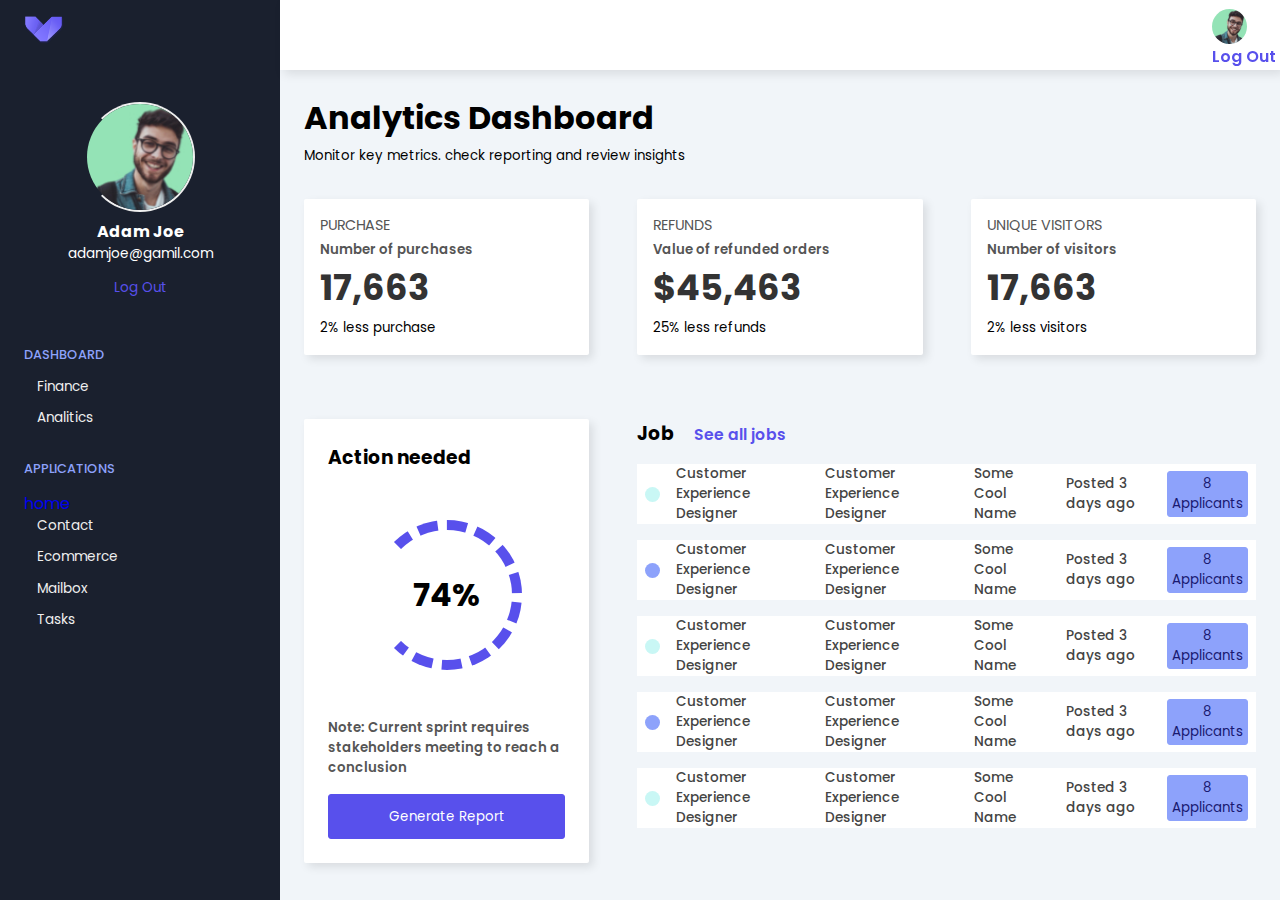
<file: main fin/dash/index.html>
<!DOCTYPE html>
<html lang="en">
<head>
    <meta charset="UTF-8">
    <meta http-equiv="X-UA-Compatible" content="IE=edge">
    <meta name="viewport" content="width=device-width, initial-scale=1.0,maximum-scale=1,minimum-scale=1" >
    <title>My dash board</title>
    <!--
        font awesome start here
    -->
    <link rel="stylesheet"
        href="https://maxst.icons8.com/vue-static/landings/line-awesome/line-awesome/1.3.0/css/line-awesome.min.css">
    <link rel="stylesheet" href="style.css">
</head>
<body>
    <input type="checkbox" name="" id="sidebar-toggle">
    <div class="sidebar">
        <div class="sidebar-brand">
            <div class="brand-flex">
                <a href="../index.html"><img src="./images/logo.png" width="40px" alt="company"></a>
                <div class="brand-icons">
                    <span class="las la-bell"></span>
                    <span class="las la-user-circle"></span>
                </div>
            </div>
        </div>
        <div class="sidebar-main">
            <div class="sidebar-user">
                <a href="index.html"><img src="./images/10-small.png" alt=""></a>
        
        
                <h3>Adam Joe</h3>
                <span>adamjoe@gamil.com</span>
                <span class="log">log out</span>
            </div>
        
            <div class="sidebar-menu">
                <div class="menu-head">
                    <span>Dashboard</span>
                </div>
                <ul>
                    <li>
                        <a href="index2.html">
                            <span class="las la-balance-scale"></span>
                            Finance
                        </a>
                    </li>
                    <li>
                        <a href="index3.html">
                            <span class="las la-chart-pie"></span>
                            Analitics
                        </a>
                    </li>
                </ul>
                <div class="menu-head">
                    <span>Applications</span>
                </div>
                <ul>
                    <a href="../index.html">
                        <span class="las la-home"></span>
                        home
                    </a>
                    <li>
                        <a href="">
                            <span class="las la-users"></span>
                            Contact
                        </a>
                    </li>
                    <li>
                        <a href="">
                            <span class="las la-shopping-cart"></span>
                            Ecommerce
                        </a>
                    </li>
                    <li>
                        <a href="">
                            <span class="las la-envelope"></span>
                            Mailbox
                        </a>
                    </li>
                    <li>
                        <a href="">
                            <span class="las la-check-circle"></span>
                            Tasks
                        </a>
                    </li>
                </ul>
            </div>
        </div>
    </div>
    <div class="main-content">
        <header>
            <div class="menu-toggle">
                <label for="sidebar-toggle">
                    <span class="las la-bars"></span>
                </label>
            </div>

            <div class="header-icons">
                <span><a href="#"><img src="./images/10-small.png" alt=""></a></span>
                <span >log out</span>
            </div>
        </header>
        <main>
            <div class="page-header">
                <div>
                    <h1>Analytics Dashboard</h1>
                    <small>Monitor key metrics. check reporting and review insights</small>
                </div>
            </div>
            <div class="cards">
                <div class="card-single">
                    <div class="card-flex">
                        <div class="card-info">
                            <div class="card-head">
                                <span>Purchase</span>
                                <small>Number of purchases</small>
                            </div>
                            <h2>17,663</h2>
                            <small>2% less purchase</small>
                        </div>
                        <div class="card-chart danger">
                            <span class="las la-chart-line"></span>
                        </div>
                    </div>
                </div>
                <div class="card-single">
                    <div class="card-flex">
                        <div class="card-info">
                            <div class="card-head">
                                <span>Refunds</span>
                                <small>Value of refunded orders</small>
                            </div>
                            <h2>$45,463</h2>
                            <small>25% less refunds</small>
                        </div>
                        <div class="card-chart success">
                            <span class="las la-chart-line"></span>
                        </div>
                    </div>
                </div>
                <div class="card-single">
                    <div class="card-flex">
                        <div class="card-info">
                            <div class="card-head">
                                <span>Unique visitors</span>
                                <small>Number of visitors</small>
                            </div>
                            <h2>17,663</h2>
                            <small>2% less visitors</small>
                        </div>
                        <div class="card-chart yellow">
                            <span class="las la-chart-line"></span>
                        </div>
                    </div>
                </div>
            </div>
            <div class="jobs-grid">
                <div class="analytics-card">
                    <div class="analytics-head">
                        <h3>Action needed</h3>
                        <span class="las la-ellipsis-h"></span>
                    </div>
                    <div class="analytics-chart">
                        <div class="chart-circle">
                            <h1>74%</h1>
                        </div>
                        <div class="analytic-note">
                            <small>Note: Current sprint requires stakeholders meeting to reach a conclusion</small>
                        </div>
                    </div>
                    <div class="analytics-btn">
                        <button>Generate Report</button>
                    </div>
                </div>
                <div class="jobs">
                    <h3>Job <small>See all jobs <span class="las la-arrow-right"></span></small> </h3>
                    <div class="table-responsive">
                        <table width="100%">
                            <tbody>
                                <tr>
                                    <td>
                                        <div>
                                            <span class="indicator"></span>
                                        </div>
                                    </td>
                                    <td>
                                        <div>
                                            Customer Experience Designer
                                        </div>
                                    </td>
                                    <td>
                                        <div>
                                            Customer Experience Designer
                                        </div>
                                    </td>
                                    <td>
                                        <div>
                                            Some Cool Name
                                        </div>
                                    </td>
                                    <td>
                                        <div>
                                            Posted 3 days ago
                                        </div>
                                    </td>
                                    <td>
                                        <div>
                                            <button>8 Applicants</button>
                                        </div>
                                    </td>
                                </tr>
                                <tr>
                                    <td>
                                        <div>
                                            <span class="indicator even"></span>
                                        </div>
                                    </td>
                                    <td>
                                        <div>
                                            Customer Experience Designer
                                        </div>
                                    </td>
                                    <td>
                                        <div>
                                            Customer Experience Designer
                                        </div>
                                    </td>
                                    <td>
                                        <div>
                                            Some Cool Name
                                        </div>
                                    </td>
                                    <td>
                                        <div>
                                            Posted 3 days ago
                                        </div>
                                    </td>
                                    <td>
                                        <div>
                                            <button>8 Applicants</button>
                                        </div>
                                    </td>
                                </tr>
                                <tr>
                                    <td>
                                        <div>
                                            <span class="indicator"></span>
                                        </div>
                                    </td>
                                    <td>
                                        <div>
                                            Customer Experience Designer
                                        </div>
                                    </td>
                                    <td>
                                        <div>
                                            Customer Experience Designer
                                        </div>
                                    </td>
                                    <td>
                                        <div>
                                            Some Cool Name
                                        </div>
                                    </td>
                                    <td>
                                        <div>
                                            Posted 3 days ago
                                        </div>
                                    </td>
                                    <td>
                                        <div>
                                            <button>8 Applicants</button>
                                        </div>
                                    </td>
                                </tr>
                                <tr>
                                    <td>
                                        <div>
                                            <span class="indicator even"></span>
                                        </div>
                                    </td>
                                    <td>
                                        <div>
                                            Customer Experience Designer
                                        </div>
                                    </td>
                                    <td>
                                        <div>
                                            Customer Experience Designer
                                        </div>
                                    </td>
                                    <td>
                                        <div>
                                            Some Cool Name
                                        </div>
                                    </td>
                                    <td>
                                        <div>
                                            Posted 3 days ago
                                        </div>
                                    </td>
                                    <td>
                                        <div>
                                            <button>8 Applicants</button>
                                        </div>
                                    </td>
                                </tr>
                                <tr>
                                    <td>
                                        <div>
                                            <span class="indicator"></span>
                                        </div>
                                    </td>
                                    <td>
                                        <div>
                                            Customer Experience Designer
                                        </div>
                                    </td>
                                    <td>
                                        <div>
                                            Customer Experience Designer
                                        </div>
                                    </td>
                                    <td>
                                        <div>
                                            Some Cool Name
                                        </div>
                                    </td>
                                    <td>
                                        <div>
                                            Posted 3 days ago
                                        </div>
                                    </td>
                                    <td>
                                        <div>
                                            <button>8 Applicants</button>
                                        </div>
                                    </td>
                                </tr>
                            </tbody>
                        </table>
                    </div>
                </div>
            </div>
        </main>
    </div>
    <label for="sidebar-toggle" class="body-label"></label>
</body>
</html>
</file>
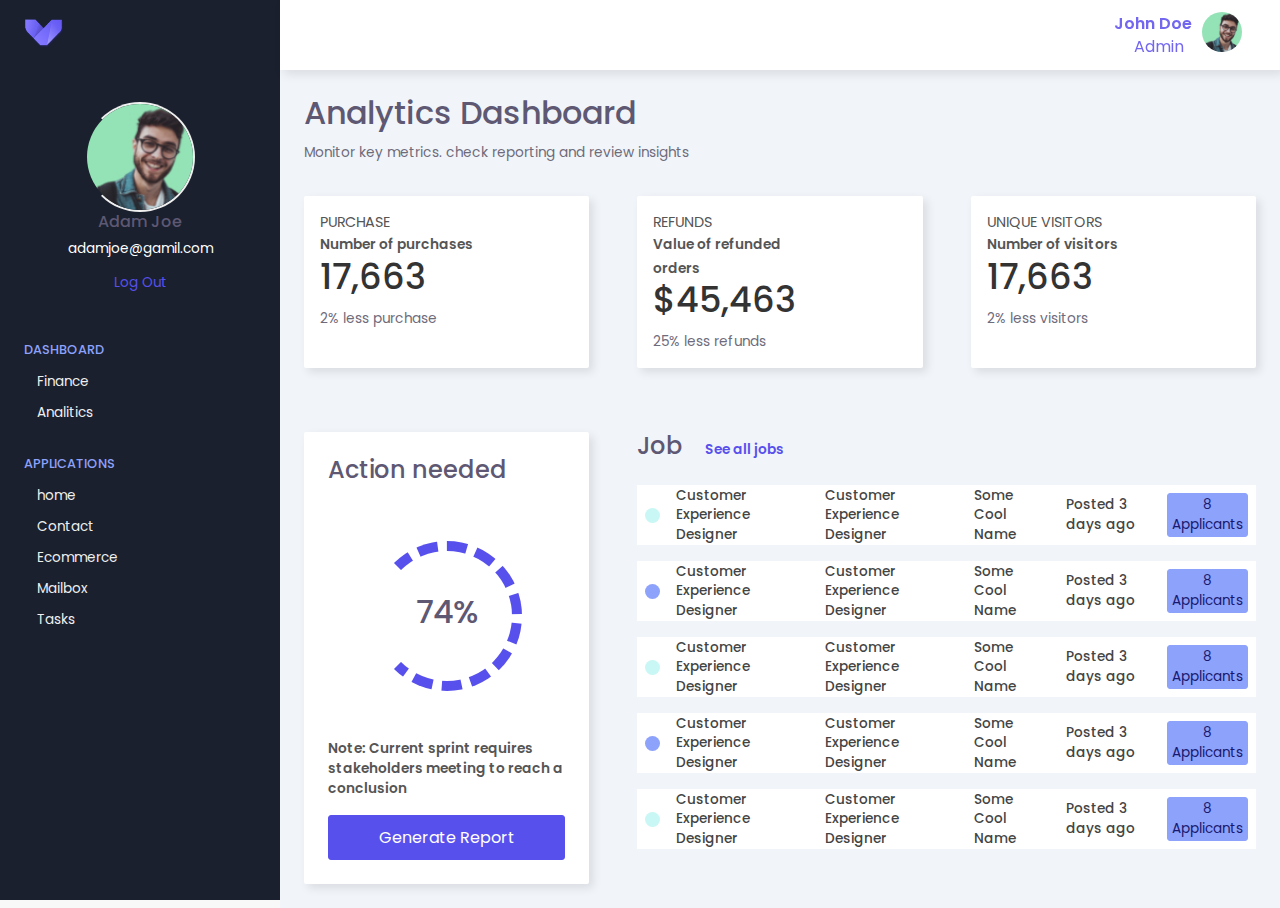
<file: main fin/main fin/dash/index.html>
<!DOCTYPE html>
<html lang="en">
<head>
    <meta charset="UTF-8">
    <meta http-equiv="X-UA-Compatible" content="IE=edge">
    <meta name="viewport" content="width=device-width, initial-scale=1.0,maximum-scale=1,minimum-scale=1" >
    <title>My dash board</title>
    <!--
        font awesome start here
        <link href="../sign-up/front/css219a5.css?family=Montserrat:ital,wght@0,300;0,400;0,500;0,600;1,400;1,500;1,600"
            rel="stylesheet">
    -->

    
    <!-- BEGIN: Vendor CSS-->
    <link rel="stylesheet" type="text/css" href="../sign-up/css/vendors.min.css">
    <!-- END: Vendor CSS-->
    
    <link rel="stylesheet" type="text/css" href="../sign-up/css/bootstrap.min.css">
    <!-- BEGIN: Theme CSS-->
    <link rel="stylesheet" type="text/css" href="../sign-up/css/bootstrap-extended.min.css">
    <!-- 
        
            <link rel="stylesheet" type="text/css" href="../../../app-assets/css/themes/dark-layout.min.css">
            <link rel="stylesheet" type="text/css" href="../../../app-assets/css/core/menu/menu-types/vertical-menu.min.css">
            <link rel="stylesheet" type="text/css" href="../../../app-assets/css/themes/bordered-layout.min.css">
            <link rel="stylesheet" type="text/css" href="../../../app-assets/css/themes/semi-dark-layout.min.css">
            <link rel="stylesheet" type="text/css" href="../../../assets/css/style.css">
            <link rel="stylesheet" type="text/css" href="../sign-up/css/colors.min.css">
            <link rel="stylesheet" type="text/css" href="../sign-upcss/pages/page-profile.min.css">
            <link rel="stylesheet" type="text/css" href="../sign-up/css/components.min.css">
        -->
    
    <!-- BEGIN: Page CSS-->
    <!-- END: Page CSS-->
    
    <!-- BEGIN: Custom CSS-->
    <!-- END: Custom CSS-->

    <link rel="stylesheet"
        href="https://maxst.icons8.com/vue-static/landings/line-awesome/line-awesome/1.3.0/css/line-awesome.min.css">
    <link rel="stylesheet" href="style.css">
</head>
<body>
    <input type="checkbox" name="" id="sidebar-toggle">
    <div class="sidebar">
        <div class="sidebar-brand">
            <div class="brand-flex">
                <a href="../index.html"><img src="./images/logo.png" width="40px" alt="company"></a>
                <div class="brand-icons">
                    <span class="las la-bell"></span>
                    <span class="las la-user-circle"></span>
                </div>
            </div>
        </div>
        <div class="sidebar-main">
            <div class="sidebar-user">
                <a href="index.html"><img src="./images/10-small.png" alt=""></a>
        
        
                <h3>Adam Joe</h3>
                <span>adamjoe@gamil.com</span>
                <span class="log">log out</span>
            </div>
        
            <div class="sidebar-menu">
                <div class="menu-head">
                    <span>Dashboard</span>
                </div>
                <ul>
                    <li>
                        <a href="index2.html">
                            <span class="las la-balance-scale"></span>
                            Finance
                        </a>
                    </li>
                    <li>
                        <a href="index3.html">
                            <span class="las la-chart-pie"></span>
                            Analitics
                        </a>
                    </li>
                </ul>
                <div class="menu-head">
                    <span>Applications</span>
                </div>
                <ul>
                    <li>
                        <a href="../index.html">
                            <span class="las la-home"></span>
                            home
                        </a>
                    </li>
                    <li>
                        <a href="">
                            <span class="las la-users"></span>
                            Contact
                        </a>
                    </li>
                    <li>
                        <a href="">
                            <span class="las la-shopping-cart"></span>
                            Ecommerce
                        </a>
                    </li>
                    <li>
                        <a href="">
                            <span class="las la-envelope"></span>
                            Mailbox
                        </a>
                    </li>
                    <li>
                        <a href="">
                            <span class="las la-check-circle"></span>
                            Tasks
                        </a>
                    </li>
                </ul>
            </div>
        </div>
    </div>
    
    <div class="main-content">
        <header class="header">
            <div class="menu-toggle">
                <label for="sidebar-toggle">
                    <span class="las la-bars"></span>
                </label>
            </div>

            <div class="navbar-container d-flex content dome">
            
                <ul class="nav navbar-nav align-items-center ml-auto ">

                    <li class="nav-item dropdown dropdown-user"><a class="nav-link dropdown-toggle dropdown-user-link dome-1"
                            id="dropdown-user" href="javascript:void(0);" data-toggle="dropdown" aria-haspopup="true"
                            aria-expanded="false">
                            <div class="user-nav d-sm-flex d-none dome-2"><span class="user-name font-weight-bolder dome-3">John
                                    Doe</span><span class="user-status dome-4">Admin</span></div><span class="avatar"><img class="round"
                                    src="./images/10-small.png" alt="avatar" height="40" width="40">
                        </a>
                        <div class="dropdown-menu dropdown-menu-right ma-top" aria-labelledby="dropdown-user"><a class="dropdown-item"
                                href="page-profile.html"><i class="mr-50" data-feather="user"></i>
                                Profile</a><a class="dropdown-item" href="app-email.html"><i class="mr-50" data-feather="mail"></i>
                                Inbox</a><a class="dropdown-item" href="app-todo.html"><i class="mr-50"
                                    data-feather="check-square"></i> Task</a><a class="dropdown-item" href="app-chat.html"><i
                                    class="mr-50" data-feather="message-square"></i> Chats</a>
                            <div class="dropdown-divider"></div><a class="dropdown-item" href="page-account-settings.html"><i
                                    class="mr-50" data-feather="settings"></i>
                                Settings</a><a class="dropdown-item" href="page-pricing.html"><i class="mr-50"
                                    data-feather="credit-card"></i> Pricing</a><a class="dropdown-item" href="page-faq.html"><i
                                    class="mr-50" data-feather="help-circle"></i> FAQ</a><a class="dropdown-item"
                                href="page-auth-login-v2.html"><i class="mr-50" data-feather="power"></i> Logout</a>
                        </div>
                    </li>
                </ul>
            </div>
        </header>
        
        <main>
            <div class="page-header">
                <div>
                    <h1>Analytics Dashboard</h1>
                    <small>Monitor key metrics. check reporting and review insights</small>
                </div>
            </div>
            <div class="cards">
                <div class="card-single">
                    <div class="card-flex">
                        <div class="card-info">
                            <div class="card-head">
                                <span>Purchase</span>
                                <small>Number of purchases</small>
                            </div>
                            <h2>17,663</h2>
                            <small>2% less purchase</small>
                        </div>
                        <div class="card-chart danger">
                            <span class="las la-chart-line"></span>
                        </div>
                    </div>
                </div>
                <div class="card-single">
                    <div class="card-flex">
                        <div class="card-info">
                            <div class="card-head">
                                <span>Refunds</span>
                                <small>Value of refunded orders</small>
                            </div>
                            <h2>$45,463</h2>
                            <small>25% less refunds</small>
                        </div>
                        <div class="card-chart success">
                            <span class="las la-chart-line"></span>
                        </div>
                    </div>
                </div>
                <div class="card-single">
                    <div class="card-flex">
                        <div class="card-info">
                            <div class="card-head">
                                <span>Unique visitors</span>
                                <small>Number of visitors</small>
                            </div>
                            <h2>17,663</h2>
                            <small>2% less visitors</small>
                        </div>
                        <div class="card-chart yellow">
                            <span class="las la-chart-line"></span>
                        </div>
                    </div>
                </div>
            </div>
            <div class="jobs-grid">
                <div class="analytics-card">
                    <div class="analytics-head">
                        <h3>Action needed</h3>
                        <span class="las la-ellipsis-h"></span>
                    </div>
                    <div class="analytics-chart">
                        <div class="chart-circle">
                            <h1>74%</h1>
                        </div>
                        <div class="analytic-note">
                            <small>Note: Current sprint requires stakeholders meeting to reach a conclusion</small>
                        </div>
                    </div>
                    <div class="analytics-btn">
                        <button>Generate Report</button>
                    </div>
                </div>
                <div class="jobs">
                    <h3>Job <small>See all jobs <span class="las la-arrow-right"></span></small> </h3>
                    <div class="table-responsive">
                        <table width="100%">
                            <tbody>
                                <tr>
                                    <td>
                                        <div>
                                            <span class="indicator"></span>
                                        </div>
                                    </td>
                                    <td>
                                        <div>
                                            Customer Experience Designer
                                        </div>
                                    </td>
                                    <td>
                                        <div>
                                            Customer Experience Designer
                                        </div>
                                    </td>
                                    <td>
                                        <div>
                                            Some Cool Name
                                        </div>
                                    </td>
                                    <td>
                                        <div>
                                            Posted 3 days ago
                                        </div>
                                    </td>
                                    <td>
                                        <div>
                                            <button>8 Applicants</button>
                                        </div>
                                    </td>
                                </tr>
                                <tr>
                                    <td>
                                        <div>
                                            <span class="indicator even"></span>
                                        </div>
                                    </td>
                                    <td>
                                        <div>
                                            Customer Experience Designer
                                        </div>
                                    </td>
                                    <td>
                                        <div>
                                            Customer Experience Designer
                                        </div>
                                    </td>
                                    <td>
                                        <div>
                                            Some Cool Name
                                        </div>
                                    </td>
                                    <td>
                                        <div>
                                            Posted 3 days ago
                                        </div>
                                    </td>
                                    <td>
                                        <div>
                                            <button>8 Applicants</button>
                                        </div>
                                    </td>
                                </tr>
                                <tr>
                                    <td>
                                        <div>
                                            <span class="indicator"></span>
                                        </div>
                                    </td>
                                    <td>
                                        <div>
                                            Customer Experience Designer
                                        </div>
                                    </td>
                                    <td>
                                        <div>
                                            Customer Experience Designer
                                        </div>
                                    </td>
                                    <td>
                                        <div>
                                            Some Cool Name
                                        </div>
                                    </td>
                                    <td>
                                        <div>
                                            Posted 3 days ago
                                        </div>
                                    </td>
                                    <td>
                                        <div>
                                            <button>8 Applicants</button>
                                        </div>
                                    </td>
                                </tr>
                                <tr>
                                    <td>
                                        <div>
                                            <span class="indicator even"></span>
                                        </div>
                                    </td>
                                    <td>
                                        <div>
                                            Customer Experience Designer
                                        </div>
                                    </td>
                                    <td>
                                        <div>
                                            Customer Experience Designer
                                        </div>
                                    </td>
                                    <td>
                                        <div>
                                            Some Cool Name
                                        </div>
                                    </td>
                                    <td>
                                        <div>
                                            Posted 3 days ago
                                        </div>
                                    </td>
                                    <td>
                                        <div>
                                            <button>8 Applicants</button>
                                        </div>
                                    </td>
                                </tr>
                                <tr>
                                    <td>
                                        <div>
                                            <span class="indicator"></span>
                                        </div>
                                    </td>
                                    <td>
                                        <div>
                                            Customer Experience Designer
                                        </div>
                                    </td>
                                    <td>
                                        <div>
                                            Customer Experience Designer
                                        </div>
                                    </td>
                                    <td>
                                        <div>
                                            Some Cool Name
                                        </div>
                                    </td>
                                    <td>
                                        <div>
                                            Posted 3 days ago
                                        </div>
                                    </td>
                                    <td>
                                        <div>
                                            <button>8 Applicants</button>
                                        </div>
                                    </td>
                                </tr>
                            </tbody>
                        </table>
                    </div>
                </div>
            </div>
        </main>
    </div>
    <label for="sidebar-toggle" class="body-label"></label>

    <!-- BEGIN: Vendor JS
    
        <script src="../sign-up/js/page-profile.min.js"></script>
        <script src="../sign-up/js/app-menu.min.js"></script>
        <script src="../sign-up/js/app.min.js"></script>
        <script src="../sign-up/js/customizer.min.js"></script>
    -->
    <!-- BEGIN Vendor JS-->
    <script src="../sign-up/js/vendors.min.js"></script>
    
    <!-- BEGIN: Page Vendor JS-->
    <!-- END: Page Vendor JS-->
    
    <!-- BEGIN: Theme JS-->
    <!-- END: Theme JS-->
    
    <!-- BEGIN: Page JS-->
    <!-- END: Page JS-->
    
    <script>
       

        const menuBar = document.querySelector(".menu-toggle")
        const sideBar = document.querySelector(".sidebar")
        const header = document.querySelector(".header")
        const mainContent = document.querySelector(".main-content")

        console.log(menuBar);
        console.log(header);
        console.log(sideBar);

        menuBar.addEventListener('click', () =>{
            sideBar.classList.toggle('side-bar-open')
            header.classList.toggle('header-open')
            mainContent.classList.toggle('main-content-open')
            console.log('we added event listener');
        })

    </script>

</body>
</html>
</file>
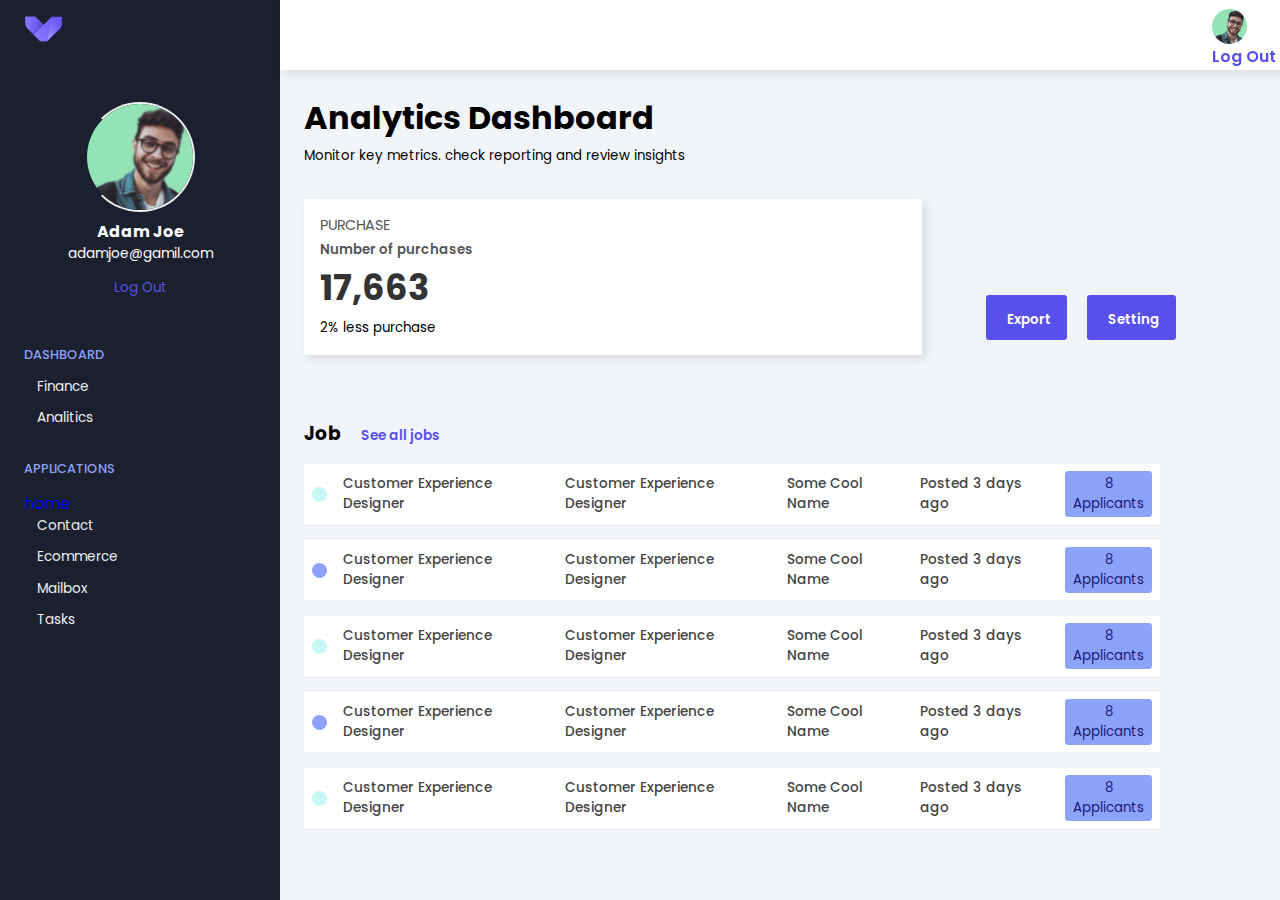
<file: main fin/dash/index2.html>
<!DOCTYPE html>
<html lang="en">

<head>
    <meta charset="UTF-8">
    <meta http-equiv="X-UA-Compatible" content="IE=edge">
    <meta name="viewport" content="width=device-width, initial-scale=1.0,maximum-scale=1,minimum-scale=1">
    <title>My dash board</title>
    <!--
        font awesome start here
    -->
    <link rel="stylesheet"
        href="https://maxst.icons8.com/vue-static/landings/line-awesome/line-awesome/1.3.0/css/line-awesome.min.css">
    <link rel="stylesheet" href="style1.css">
</head>

<body>
    <input type="checkbox" name="" id="sidebar-toggle">
    <div class="sidebar">
        <div class="sidebar-brand">
            <div class="brand-flex">
                <a href="../index.html"><img src="./images/logo.png" width="40px" alt="company"></a>
                <div class="brand-icons">
                    <span class="las la-bell"></span>
                    <span class="las la-user-circle"></span>
                </div>
            </div>
        </div>
        <div class="sidebar-main">
            <div class="sidebar-user">
                <a href="index.html"><img src="./images/10-small.png" alt=""></a>


                <h3>Adam Joe</h3>
                <span>adamjoe@gamil.com</span>
                <span class="log">log out</span>
            </div>

            <div class="sidebar-menu">
                <div class="menu-head">
                    <span>Dashboard</span>
                </div>
                <ul>
                    <li>
                        <a href="index2.html">
                            <span class="las la-balance-scale"></span>
                            Finance
                        </a>
                    </li>
                    <li>
                        <a href="index3.html">
                            <span class="las la-chart-pie"></span>
                            Analitics
                        </a>
                    </li>
                </ul>
                <div class="menu-head">
                    <span>Applications</span>
                </div>
                <ul>
                    <a href="../index.html">
                        <span class="las la-home"></span>
                        home
                    </a>
                    <li>
                        <a href="">
                            <span class="las la-users"></span>
                            Contact
                        </a>
                    </li>
                    <li>
                        <a href="">
                            <span class="las la-shopping-cart"></span>
                            Ecommerce
                        </a>
                    </li>
                    <li>
                        <a href="">
                            <span class="las la-envelope"></span>
                            Mailbox
                        </a>
                    </li>
                    <li>
                        <a href="">
                            <span class="las la-check-circle"></span>
                            Tasks
                        </a>
                    </li>
                </ul>
            </div>
        </div>
    </div>
    <div class="main-content">
        <header>
            <div class="menu-toggle">
                <label for="sidebar-toggle">
                    <span class="las la-bars"></span>
                </label>
            </div>

            <div class="header-icons">
                <span><a href="#"><img src="./images/10-small.png" alt=""></a></span>
                <span>log out</span>
            </div>
        </header>
        <main>
            <div class="page-header">
                <div>
                    <h1>Analytics Dashboard</h1>
                    <small>Monitor key metrics. check reporting and review insights</small>
                </div>
            </div>
            <div class="cards">
                <div class="card-single">
                    <div class="card-flex">
                        <div class="card-info">
                            <div class="card-head">
                                <span>Purchase</span>
                                <small>Number of purchases</small>
                            </div>
                            <h2>17,663</h2>
                            <small>2% less purchase</small>
                        </div>
                        <div class="card-chart danger">
                            <span class="las la-chart-line"></span>
                        </div>
                    </div>
                </div>
                <div class="header-action">
                    <button>
                        <span class="las la-file-export"></span>
                        Export
                    </button>
                    <button>
                        <span class="las la-tools"></span>
                        Setting
                    </button>
                </div>
            </div>
            <div class="jobs-grid">
                
                <div class="jobs">
                    <h3>Job <small>See all jobs <span class="las la-arrow-right"></span></small> </h3>
                    <div class="table-responsive">
                        <table width="100%">
                            <tbody>
                                <tr>
                                    <td>
                                        <div>
                                            <span class="indicator"></span>
                                        </div>
                                    </td>
                                    <td>
                                        <div>
                                            Customer Experience Designer
                                        </div>
                                    </td>
                                    <td>
                                        <div>
                                            Customer Experience Designer
                                        </div>
                                    </td>
                                    <td>
                                        <div>
                                            Some Cool Name
                                        </div>
                                    </td>
                                    <td>
                                        <div>
                                            Posted 3 days ago
                                        </div>
                                    </td>
                                    <td>
                                        <div>
                                            <button>8 Applicants</button>
                                        </div>
                                    </td>
                                </tr>
                                <tr>
                                    <td>
                                        <div>
                                            <span class="indicator even"></span>
                                        </div>
                                    </td>
                                    <td>
                                        <div>
                                            Customer Experience Designer
                                        </div>
                                    </td>
                                    <td>
                                        <div>
                                            Customer Experience Designer
                                        </div>
                                    </td>
                                    <td>
                                        <div>
                                            Some Cool Name
                                        </div>
                                    </td>
                                    <td>
                                        <div>
                                            Posted 3 days ago
                                        </div>
                                    </td>
                                    <td>
                                        <div>
                                            <button>8 Applicants</button>
                                        </div>
                                    </td>
                                </tr>
                                <tr>
                                    <td>
                                        <div>
                                            <span class="indicator"></span>
                                        </div>
                                    </td>
                                    <td>
                                        <div>
                                            Customer Experience Designer
                                        </div>
                                    </td>
                                    <td>
                                        <div>
                                            Customer Experience Designer
                                        </div>
                                    </td>
                                    <td>
                                        <div>
                                            Some Cool Name
                                        </div>
                                    </td>
                                    <td>
                                        <div>
                                            Posted 3 days ago
                                        </div>
                                    </td>
                                    <td>
                                        <div>
                                            <button>8 Applicants</button>
                                        </div>
                                    </td>
                                </tr>
                                <tr>
                                    <td>
                                        <div>
                                            <span class="indicator even"></span>
                                        </div>
                                    </td>
                                    <td>
                                        <div>
                                            Customer Experience Designer
                                        </div>
                                    </td>
                                    <td>
                                        <div>
                                            Customer Experience Designer
                                        </div>
                                    </td>
                                    <td>
                                        <div>
                                            Some Cool Name
                                        </div>
                                    </td>
                                    <td>
                                        <div>
                                            Posted 3 days ago
                                        </div>
                                    </td>
                                    <td>
                                        <div>
                                            <button>8 Applicants</button>
                                        </div>
                                    </td>
                                </tr>
                                <tr>
                                    <td>
                                        <div>
                                            <span class="indicator"></span>
                                        </div>
                                    </td>
                                    <td>
                                        <div>
                                            Customer Experience Designer
                                        </div>
                                    </td>
                                    <td>
                                        <div>
                                            Customer Experience Designer
                                        </div>
                                    </td>
                                    <td>
                                        <div>
                                            Some Cool Name
                                        </div>
                                    </td>
                                    <td>
                                        <div>
                                            Posted 3 days ago
                                        </div>
                                    </td>
                                    <td>
                                        <div>
                                            <button>8 Applicants</button>
                                        </div>
                                    </td>
                                </tr>
                            </tbody>
                        </table>
                    </div>
                </div>
            </div>
        </main>
    </div>
    <label for="sidebar-toggle" class="body-label"></label>
</body>

</html>
</file>
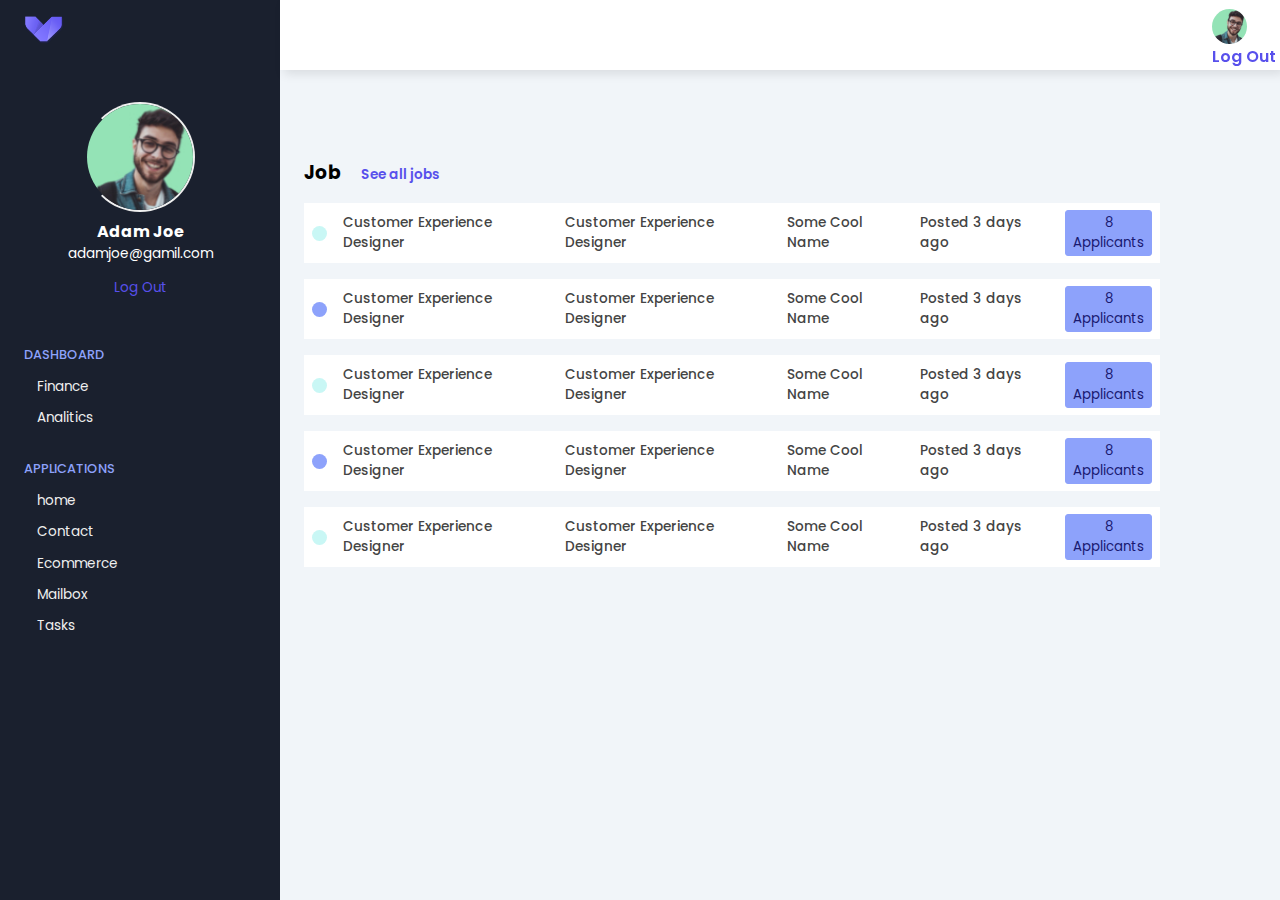
<file: main fin/dash/index3.html>
<!DOCTYPE html>
<html lang="en">

<head>
    <meta charset="UTF-8">
    <meta http-equiv="X-UA-Compatible" content="IE=edge">
    <meta name="viewport" content="width=device-width, initial-scale=1.0,maximum-scale=1,minimum-scale=1">
    <title>My dash board</title>
    <!--
        font awesome start here
    -->
    <link rel="stylesheet"
        href="https://maxst.icons8.com/vue-static/landings/line-awesome/line-awesome/1.3.0/css/line-awesome.min.css">
    <link rel="stylesheet" href="style1.css">
</head>

<body>
    <input type="checkbox" name="" id="sidebar-toggle">
    <div class="sidebar">
        <div class="sidebar-brand">
            <div class="brand-flex">
                <a href="../index.html"><img src="./images/logo.png" width="40px" alt="company"></a>
                <div class="brand-icons">
                    <span class="las la-bell"></span>
                    <span class="las la-user-circle"></span>
                </div>
            </div>
        </div>
        <div class="sidebar-main">
            <div class="sidebar-user">
                <a href="index.html"><img src="./images/10-small.png" alt=""></a>


                <h3>Adam Joe</h3>
                <span>adamjoe@gamil.com</span>
                <span class="log">log out</span>
            </div>

            <div class="sidebar-menu">
                <div class="menu-head">
                    <span>Dashboard</span>
                </div>
                <ul>
                    <li>
                        <a href="index2.html">
                            <span class="las la-balance-scale"></span>
                            Finance
                        </a>
                    </li>
                    <li>
                        <a href="index3.html">
                            <span class="las la-chart-pie"></span>
                            Analitics
                        </a>
                    </li>
                </ul>
                <div class="menu-head">
                    <span>Applications</span>
                </div>
                <ul>
                    <li>
                        <a href="../index.html">
                            <span class="las la-home"></span>
                            home
                        </a>
                    </li>
                    <li>
                        <a href="">
                            <span class="las la-users"></span>
                            Contact
                        </a>
                    </li>
                    <li>
                        <a href="">
                            <span class="las la-shopping-cart"></span>
                            Ecommerce
                        </a>
                    </li>
                    <li>
                        <a href="">
                            <span class="las la-envelope"></span>
                            Mailbox
                        </a>
                    </li>
                    <li>
                        <a href="">
                            <span class="las la-check-circle"></span>
                            Tasks
                        </a>
                    </li>
                </ul>
            </div>
        </div>
    </div>
    <div class="main-content">
        <header>
            <div class="menu-toggle">
                <label for="sidebar-toggle">
                    <span class="las la-bars"></span>
                </label>
            </div>

            <div class="header-icons">
                <span><a href="#"><img src="./images/10-small.png" alt=""></a></span>
                <span>log out</span>
            </div>
        </header>
        <main>
            <div class="jobs-grid">

                <div class="jobs">
                    <h3>Job <small>See all jobs <span class="las la-arrow-right"></span></small> </h3>
                    <div class="table-responsive">
                        <table width="100%">
                            <tbody>
                                <tr>
                                    <td>
                                        <div>
                                            <span class="indicator"></span>
                                        </div>
                                    </td>
                                    <td>
                                        <div>
                                            Customer Experience Designer
                                        </div>
                                    </td>
                                    <td>
                                        <div>
                                            Customer Experience Designer
                                        </div>
                                    </td>
                                    <td>
                                        <div>
                                            Some Cool Name
                                        </div>
                                    </td>
                                    <td>
                                        <div>
                                            Posted 3 days ago
                                        </div>
                                    </td>
                                    <td>
                                        <div>
                                            <button>8 Applicants</button>
                                        </div>
                                    </td>
                                </tr>
                                <tr>
                                    <td>
                                        <div>
                                            <span class="indicator even"></span>
                                        </div>
                                    </td>
                                    <td>
                                        <div>
                                            Customer Experience Designer
                                        </div>
                                    </td>
                                    <td>
                                        <div>
                                            Customer Experience Designer
                                        </div>
                                    </td>
                                    <td>
                                        <div>
                                            Some Cool Name
                                        </div>
                                    </td>
                                    <td>
                                        <div>
                                            Posted 3 days ago
                                        </div>
                                    </td>
                                    <td>
                                        <div>
                                            <button>8 Applicants</button>
                                        </div>
                                    </td>
                                </tr>
                                <tr>
                                    <td>
                                        <div>
                                            <span class="indicator"></span>
                                        </div>
                                    </td>
                                    <td>
                                        <div>
                                            Customer Experience Designer
                                        </div>
                                    </td>
                                    <td>
                                        <div>
                                            Customer Experience Designer
                                        </div>
                                    </td>
                                    <td>
                                        <div>
                                            Some Cool Name
                                        </div>
                                    </td>
                                    <td>
                                        <div>
                                            Posted 3 days ago
                                        </div>
                                    </td>
                                    <td>
                                        <div>
                                            <button>8 Applicants</button>
                                        </div>
                                    </td>
                                </tr>
                                <tr>
                                    <td>
                                        <div>
                                            <span class="indicator even"></span>
                                        </div>
                                    </td>
                                    <td>
                                        <div>
                                            Customer Experience Designer
                                        </div>
                                    </td>
                                    <td>
                                        <div>
                                            Customer Experience Designer
                                        </div>
                                    </td>
                                    <td>
                                        <div>
                                            Some Cool Name
                                        </div>
                                    </td>
                                    <td>
                                        <div>
                                            Posted 3 days ago
                                        </div>
                                    </td>
                                    <td>
                                        <div>
                                            <button>8 Applicants</button>
                                        </div>
                                    </td>
                                </tr>
                                <tr>
                                    <td>
                                        <div>
                                            <span class="indicator"></span>
                                        </div>
                                    </td>
                                    <td>
                                        <div>
                                            Customer Experience Designer
                                        </div>
                                    </td>
                                    <td>
                                        <div>
                                            Customer Experience Designer
                                        </div>
                                    </td>
                                    <td>
                                        <div>
                                            Some Cool Name
                                        </div>
                                    </td>
                                    <td>
                                        <div>
                                            Posted 3 days ago
                                        </div>
                                    </td>
                                    <td>
                                        <div>
                                            <button>8 Applicants</button>
                                        </div>
                                    </td>
                                </tr>
                            </tbody>
                        </table>
                    </div>
                </div>
            </div>
        </main>
    </div>
    <label for="sidebar-toggle" class="body-label"></label>
</body>

</html>
</file>
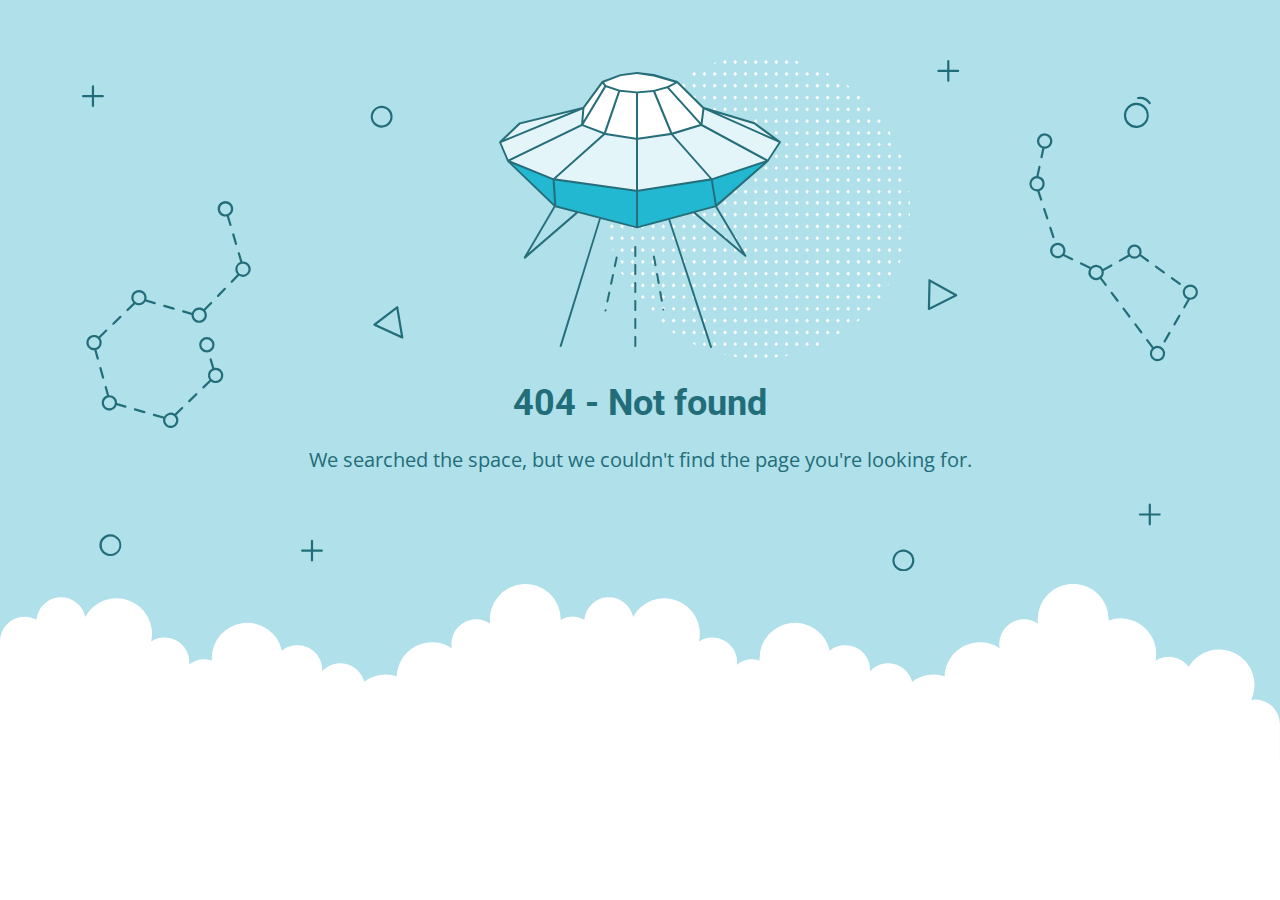
<file: main fin/css/fonts/slick-2.html>
<!DOCTYPE html>
<html lang="en">
<head>
    <meta charset="utf-8" />
    <meta name="viewport" content="width=device-width, initial-scale=1.0">
    <title>404 - Not found</title>
    <link href="https://fonts.googleapis.com/css?family=Open+Sans:400,700%7CRoboto:400,700" rel="stylesheet">
<style>
    * {
        box-sizing: border-box;
        -moz-box-sizing: border-box;
        -webkit-tap-highlight-color: transparent;
    }
    body {
        margin: 0;
        padding: 0;
        height: 100%;
        -webkit-text-size-adjust: 100%;
    }
    .fit-wide {
        position: relative;
        overflow: hidden;
        max-width: 1240px;
        margin: 0 auto;
        padding-top: 60px;
        padding-bottom: 60px;
        padding-left: 20px;
        padding-right: 20px;
    }
    .background-wrap { position: relative; }
    .background-wrap.cloud-blue { background-color: #b0e0e9; }
    .background-wrap.white { background-color: #fff; }
    .title { 
        position: relative; 
        text-align: center;
        margin: 20px auto 10px;
    }
    .title--regular { font-family: 'Roboto', Arial, sans-serif; }
    .title--size-large { font-size: 36px; line-height: 46px; }
    .title--size-semimedium { font-size: 20px; line-height: 28px; }
    .title--weight-normal { font-weight: 400; }
    .title--weight-bold { font-weight: 700; }
    .title--subtitle { 
        padding-bottom: 40px; 
        font-family: 'Open Sans', Arial ,sans-serif; 
        text-align: center;
    }
    .error h1,
    .error p { color: #226d7a; }
    .error--bg__cover {
        position: absolute;
        left: 0;
        right: 0;
        width: 90%;
        margin: 0 auto;
    }
    .error--shape__clouds svg {
        display: block;
    }
    .abstract-half-dot--circle {
        z-index: 0;
        position: absolute;
        left: 15em;
        right: 0;
        width: 300px;
        height: 300px;
        margin: 0 auto;
    }
    .icon-graphic {
        z-index: 1;
        position: relative;
        width: 300px;
        height: 300px;
        margin: 0 auto;
    }
    @media screen and (max-width: 767px) {
        .error--bg__cover { display: none; }
        .abstract-half-dot--circle { left: 0; }
    }
</style>
</head>
<body>
    <div id="container">
        <section class="error content background-wrap cloud-blue">
            <div class="fit-wide">
                <div class="error--bg__cover">
                    <svg id="acce7670-904f-4f8c-b867-68138c2f8c06" data-name="Layer 1" xmlns="http://www.w3.org/2000/svg" viewBox="0 0 1019 467"><title>404_bg</title><path d="M962.794,62.029a11.471,11.471,0,0,1-.656-22.923h0a11.471,11.471,0,0,1,1.327,22.9C963.24,62.023,963.017,62.029,962.794,62.029ZM962.253,41.1a9.47,9.47,0,1,0,10,8.906,9.481,9.481,0,0,0-10-8.906Z" fill="#1e6d7a"/><path d="M974.934,40.4a1,1,0,0,1-.836-.45,10.049,10.049,0,0,0-9.688-4.276A1,1,0,0,1,964.1,33.7a11.952,11.952,0,0,1,11.67,5.153,1,1,0,0,1-.834,1.549Z" fill="#1e6d7a"/><path d="M273.605,61.8a9.971,9.971,0,0,1-7.251-3.106h0a10.012,10.012,0,1,1,7.251,3.106Zm0-17.991a8,8,0,0,0-5.8,13.507h0a8,8,0,1,0,5.8-13.507Z" fill="#226d7a"/><path d="M26.007,453q-.131,0-.261,0a10.019,10.019,0,1,1,.261,0ZM26,435a8.042,8.042,0,1,0,.208,0C26.134,435,26.064,435,26,435Z" fill="#226d7a"/><path d="M750.007,467q-.13,0-.261,0a9.933,9.933,0,0,1-6.994-3.108h0a10,10,0,1,1,7.255,3.11Zm-.013-18a8,8,0,0,0-5.793,13.511h0a8,8,0,1,0,6-13.509C750.134,449,750.063,449,749.994,449Z" fill="#226d7a"/><path d="M292.416,254.312a1.013,1.013,0,0,1-.417-.09L266.634,242.6a1,1,0,0,1-.191-1.7L287.2,225a1,1,0,0,1,1.594.629l4.607,27.516a1,1,0,0,1-.986,1.165Zm-23.437-12.835,22.139,10.141L287.1,227.6Z" fill="#226d7a"/><path d="M773.316,228.33a1,1,0,0,1-1-1.022l.571-26.14a1,1,0,0,1,1.487-.851l24.356,13.607a1,1,0,0,1-.038,1.767l-24.926,12.532A1.006,1.006,0,0,1,773.316,228.33Zm1.535-25.456-.5,22.815,21.756-10.938Z" fill="#226d7a"/><path d="M136.509,150.348l-2.39-8.09a7.115,7.115,0,1,0-1.9.629l2.372,8.028a1,1,0,0,0,.959.717,1,1,0,0,0,.959-1.284ZM126,136a5,5,0,1,1,5,5A5.006,5.006,0,0,1,126,136Z" fill="#226d7a"/><path d="M137.141,159.545l2.55,8.632a1,1,0,0,0,.959.717,1.037,1.037,0,0,0,.284-.041,1,1,0,0,0,.675-1.243l-2.55-8.631a1,1,0,0,0-1.918.566Z" fill="#226d7a"/><path d="M129.751,208.226l-6.265,6.461a1,1,0,0,0,1.436,1.393l6.265-6.461a1,1,0,0,0-1.436-1.393Z" fill="#226d7a"/><path d="M92.076,230.463l7.936,2.293c0,.082-.012.162-.012.244a7,7,0,1,0,12.587-4.2l6.07-6.259a1,1,0,1,0-1.436-1.393l-6.052,6.242a6.978,6.978,0,0,0-10.8,3.386l-7.737-2.235a1,1,0,0,0-.555,1.922ZM107,228a5,5,0,1,1-5,5A5.006,5.006,0,0,1,107,228Z" fill="#226d7a"/><path d="M74.783,225.467l8.647,2.5a.989.989,0,0,0,.278.04,1,1,0,0,0,.276-1.962l-8.646-2.5a1,1,0,0,0-.555,1.922Z" fill="#226d7a"/><path d="M28.617,241.8a1,1,0,0,0,.7-.282l6.461-6.266a1,1,0,0,0-1.393-1.436l-6.461,6.266a1,1,0,0,0,.7,1.718Z" fill="#226d7a"/><path d="M19.257,291.006a1,1,0,0,0,.964-1.269L17.8,281.069a1,1,0,0,0-1.927.537l2.419,8.668A1,1,0,0,0,19.257,291.006Z" fill="#226d7a"/><path d="M13.216,264.635a6.979,6.979,0,0,0,3.394-10.8l6.242-6.052a1,1,0,1,0-1.393-1.435L15.2,252.413A7,7,0,1,0,11,265c.08,0,.158-.009.237-.012l2.219,7.95a1,1,0,0,0,1.927-.538ZM6,258a5,5,0,1,1,5,5A5.006,5.006,0,0,1,6,258Z" fill="#226d7a"/><path d="M39.924,315.537l-7.936-2.293c0-.082.012-.162.012-.244a7.008,7.008,0,0,0-7-7c-.08,0-.158.009-.237.012l-2.123-7.606a1,1,0,0,0-1.927.537l2.072,7.422a7,7,0,1,0,8.847,8.859l7.737,2.235a1.025,1.025,0,0,0,.278.039,1,1,0,0,0,.277-1.961ZM25,318a5,5,0,1,1,5-5A5.006,5.006,0,0,1,25,318Z" fill="#226d7a"/><path d="M57.217,320.532l-8.647-2.5a1,1,0,1,0-.554,1.922l8.646,2.5a1.03,1.03,0,0,0,.278.039,1,1,0,0,0,.277-1.961Z" fill="#226d7a"/><path d="M90.765,317.017,84.592,323a6.975,6.975,0,0,0-9.76,2.693.984.984,0,0,0-.323-.168l-8.646-2.5a1,1,0,0,0-.554,1.922l8.646,2.5a1,1,0,0,0,.216.031,7,7,0,1,0,11.98-3.2l6.006-5.825a1,1,0,1,0-1.392-1.435ZM81,334a5,5,0,1,1,5-5A5.006,5.006,0,0,1,81,334Z" fill="#226d7a"/><path d="M103.687,304.486l-6.461,6.266a1,1,0,0,0,1.393,1.436l6.461-6.266a1,1,0,0,0-1.393-1.436Z" fill="#226d7a"/><path d="M147,184c-.182,0-.361.014-.54.027l-2.3-7.786a1,1,0,1,0-1.918.567l2.263,7.66a6.977,6.977,0,0,0-2.643,11.269l-5.845,6.028a1,1,0,1,0,1.436,1.392L143.419,197A7,7,0,1,0,147,184Zm0,12a4.995,4.995,0,0,1-1.121-9.863,1.033,1.033,0,0,0,.155-.022c.015,0,.025-.016.04-.021A5,5,0,1,1,147,196Z" fill="#226d7a"/><path d="M52,224a7,7,0,0,0,5.984-3.386l8.153,2.356a1.025,1.025,0,0,0,.278.039,1,1,0,0,0,.276-1.961l-7.924-2.29a7,7,0,1,0-11.918,2.965l-6.006,5.824a1,1,0,1,0,1.392,1.436L48.408,223A6.952,6.952,0,0,0,52,224Zm0-12a5,5,0,1,1-5,5A5.006,5.006,0,0,1,52,212Z" fill="#226d7a"/><path d="M122,281a6.984,6.984,0,0,0-1.218.113l-2.362-8.03a1,1,0,0,0-1.919.564l2.381,8.1a6.972,6.972,0,0,0-2.492,10.427l-6.242,6.052a1,1,0,0,0,1.393,1.435l6.259-6.069A7,7,0,1,0,122,281Zm0,12a5,5,0,1,1,5-5A5.006,5.006,0,0,1,122,293Z" fill="#226d7a"/><path d="M121,260a7,7,0,1,0-7,7A7.008,7.008,0,0,0,121,260Zm-12,0a5,5,0,1,1,5,5A5.006,5.006,0,0,1,109,260Z" fill="#226d7a"/><path d="M886.983,162.773a1,1,0,0,0,.951-1.311l-2.8-8.555a1,1,0,0,0-1.9.621l2.8,8.555A1,1,0,0,0,886.983,162.773Z" fill="#226d7a"/><path d="M879.544,135.8a1,1,0,1,0-1.9.621l2.795,8.555a1,1,0,0,0,.951.69,1,1,0,0,0,.95-1.311Z" fill="#226d7a"/><path d="M904.543,181l-7.442-3.582a7.032,7.032,0,1,0-1.252,1.616l7.827,3.768a.981.981,0,0,0,.432.1,1,1,0,0,0,.435-1.9ZM891,179a5,5,0,1,1,5-5A5.006,5.006,0,0,1,891,179Z" fill="#226d7a"/><path d="M956.292,179.469a6.477,6.477,0,0,0,9.659-.268l6.739,4.9a1,1,0,1,0,1.176-1.617L967,177.492a6.5,6.5,0,1,0-11.811.4,1.064,1.064,0,0,0-.121.039l-7.852,4.4a1,1,0,0,0,.976,1.745l7.853-4.4A.985.985,0,0,0,956.292,179.469ZM961,170.5a4.5,4.5,0,1,1-4.5,4.5A4.505,4.505,0,0,1,961,170.5Z" fill="#226d7a"/><path d="M987.248,194.689a1,1,0,1,0,1.176-1.617l-7.278-5.294a1,1,0,0,0-1.176,1.618Z" fill="#226d7a"/><path d="M995.7,198.366a1,1,0,0,0-1.176,1.617l7.28,5.293a.986.986,0,0,0,.587.192,1,1,0,0,0,.588-1.809Z" fill="#226d7a"/><path d="M1002.5,232.72a1,1,0,0,0-1.366.365l-4.5,7.793a1,1,0,1,0,1.732,1l4.5-7.792A1,1,0,0,0,1002.5,232.72Z" fill="#226d7a"/><path d="M993.49,248.305a1,1,0,0,0-1.366.366l-4.5,7.793a1,1,0,0,0,1.733,1l4.5-7.793A1,1,0,0,0,993.49,248.305Z" fill="#226d7a"/><path d="M951.8,226.4a1,1,0,0,0-1.6,1.2l5.4,7.2a1,1,0,1,0,1.6-1.2Z" fill="#226d7a"/><path d="M962.6,240.8A1,1,0,0,0,961,242l5.4,7.2A1,1,0,0,0,968,248Z" fill="#226d7a"/><path d="M931.091,198.789a6.943,6.943,0,0,0,1.777-6.129l7.473-4.185a1,1,0,1,0-.977-1.745l-7.172,4.016a6.988,6.988,0,0,0-11.127-1.7.981.981,0,0,0-.3-.23l-8.11-3.9a1,1,0,1,0-.867,1.8l8.1,3.9a6.988,6.988,0,0,0,9.645,9.428L934,206a1,1,0,0,0,1.6-1.2ZM921,194a5,5,0,1,1,5,5A5.006,5.006,0,0,1,921,194Z" fill="#226d7a"/><path d="M941,212a1,1,0,0,0-1.6,1.2l5.4,7.2a1,1,0,1,0,1.6-1.2Z" fill="#226d7a"/><path d="M876.837,80.654l-1.7,7.937a1,1,0,0,0,.767,1.187,1.029,1.029,0,0,0,.211.022,1,1,0,0,0,.977-.79l1.718-8.02c.064,0,.126.01.19.01a7.013,7.013,0,1,0-2.163-.346ZM879,69a5,5,0,1,1-5,5A5.006,5.006,0,0,1,879,69Z" fill="#226d7a"/><path d="M879,113a7.012,7.012,0,0,0-5.58-6.855l1.786-8.335a1,1,0,0,0-1.955-.419L871.4,106.03A7,7,0,0,0,872,120c.091,0,.18-.01.271-.014l2.576,7.879a1,1,0,0,0,.95.69.985.985,0,0,0,.31-.05,1,1,0,0,0,.64-1.261l-2.492-7.624A7.007,7.007,0,0,0,879,113Zm-7,5a5,5,0,1,1,5-5A5.006,5.006,0,0,1,872,118Z" fill="#226d7a"/><path d="M1012,205a7,7,0,0,0-2.469,13.542l-3.9,6.75a1,1,0,1,0,1.732,1l4.227-7.314c.136.008.271.021.41.021a7,7,0,0,0,0-14Zm0,12a5,5,0,1,1,5-5A5.006,5.006,0,0,1,1012,217Z" fill="#226d7a"/><path d="M982,261a6.941,6.941,0,0,0-3.527.964L973.4,255.2a1,1,0,1,0-1.6,1.2l5.109,6.812A6.99,6.99,0,1,0,982,261Zm0,12a5,5,0,1,1,5-5A5.006,5.006,0,0,1,982,273Z" fill="#226d7a"/><path d="M19,32H11V24a1,1,0,0,0-2,0v8H1a1,1,0,0,0,0,2H9v8a1,1,0,0,0,2,0V34h8a1,1,0,0,0,0-2Z" fill="#206d7a"/><path d="M219,447h-8v-8a1,1,0,0,0-2,0v8h-8a1,1,0,0,0,0,2h8v8a1,1,0,0,0,2,0v-8h8a1,1,0,0,0,0-2Z" fill="#206d7a"/><path d="M984,414h-8v-8a1,1,0,0,0-2,0v8h-8a1,1,0,0,0,0,2h8v8a1,1,0,0,0,2,0v-8h8a1,1,0,0,0,0-2Z" fill="#206d7a"/><path d="M800,9h-8V1a1,1,0,0,0-2,0V9h-8a1,1,0,0,0,0,2h8v8a1,1,0,0,0,2,0V11h8a1,1,0,0,0,0-2Z" fill="#206d7a"/></svg>
                </div>
                <div>
                    <div class="abstract-half-dot--circle">
                        <svg id="a57f7293-9654-4013-9c82-7cad22fc3689" data-name="Layer 1" xmlns="http://www.w3.org/2000/svg" viewBox="0 0 300 298.181"><title>circle_dots</title><polygon points="145.742 133.848 147.581 131.734 145.742 129.621 143.904 131.734 145.742 133.848" fill="#fff"/><polygon points="145.742 122.041 147.581 119.928 145.742 117.814 143.904 119.928 145.742 122.041" fill="#fff"/><polygon points="145.742 110.235 147.581 108.122 145.742 106.008 143.904 108.122 145.742 110.235" fill="#fff"/><polygon points="145.742 98.429 147.581 96.316 145.742 94.202 143.904 96.316 145.742 98.429" fill="#fff"/><polygon points="145.742 86.624 147.581 84.51 145.742 82.396 143.904 84.51 145.742 86.624" fill="#fff"/><polygon points="156.015 129.621 154.177 131.734 156.015 133.848 157.854 131.734 156.015 129.621" fill="#fff"/><polygon points="156.015 117.814 154.177 119.928 156.015 122.041 157.854 119.928 156.015 117.814" fill="#fff"/><polygon points="156.015 106.008 154.177 108.122 156.015 110.235 157.854 108.122 156.015 106.008" fill="#fff"/><polygon points="156.015 94.202 154.177 96.316 156.015 98.429 157.854 96.316 156.015 94.202" fill="#fff"/><polygon points="156.015 82.396 154.177 84.51 156.015 86.624 157.854 84.51 156.015 82.396" fill="#fff"/><polygon points="166.288 129.621 164.45 131.734 166.288 133.848 168.13 131.734 166.288 129.621" fill="#fff"/><polygon points="166.288 117.814 164.45 119.928 166.288 122.041 168.13 119.928 166.288 117.814" fill="#fff"/><polygon points="166.288 106.008 164.45 108.122 166.288 110.235 168.13 108.122 166.288 106.008" fill="#fff"/><polygon points="166.288 94.202 164.45 96.316 166.288 98.429 168.13 96.316 166.288 94.202" fill="#fff"/><polygon points="168.128 84.51 166.288 82.396 164.45 84.51 166.288 86.624 168.128 84.51" fill="#fff"/><polygon points="176.563 129.621 174.724 131.734 176.563 133.848 178.401 131.734 176.563 129.621" fill="#fff"/><polygon points="176.563 117.814 174.724 119.928 176.563 122.041 178.401 119.928 176.563 117.814" fill="#fff"/><polygon points="176.563 106.008 174.724 108.122 176.563 110.235 178.401 108.122 176.563 106.008" fill="#fff"/><polygon points="176.563 94.202 174.724 96.316 176.563 98.429 178.401 96.316 176.563 94.202" fill="#fff"/><polygon points="176.563 82.396 174.724 84.51 176.563 86.624 178.401 84.51 176.563 82.396" fill="#fff"/><polygon points="186.835 129.621 184.997 131.734 186.835 133.848 188.674 131.734 186.835 129.621" fill="#fff"/><polygon points="186.835 117.814 184.997 119.928 186.835 122.041 188.674 119.928 186.835 117.814" fill="#fff"/><polygon points="186.835 106.008 184.997 108.122 186.835 110.235 188.674 108.122 186.835 106.008" fill="#fff"/><polygon points="186.835 94.202 184.997 96.316 186.835 98.429 188.674 96.316 186.835 94.202" fill="#fff"/><polygon points="186.835 82.396 184.997 84.51 186.835 86.624 188.674 84.51 186.835 82.396" fill="#fff"/><polygon points="197.11 129.621 195.268 131.734 197.11 133.848 198.948 131.734 197.11 129.621" fill="#fff"/><polygon points="197.11 117.814 195.268 119.928 197.11 122.041 198.948 119.928 197.11 117.814" fill="#fff"/><polygon points="197.11 106.008 195.268 108.122 197.11 110.235 198.948 108.122 197.11 106.008" fill="#fff"/><polygon points="197.11 94.202 195.268 96.316 197.11 98.429 198.948 96.316 197.11 94.202" fill="#fff"/><polygon points="197.11 82.396 195.27 84.51 197.11 86.624 198.948 84.51 197.11 82.396" fill="#fff"/><polygon points="207.383 129.621 205.545 131.734 207.383 133.848 209.221 131.734 207.383 129.621" fill="#fff"/><polygon points="207.383 117.814 205.545 119.928 207.383 122.041 209.221 119.928 207.383 117.814" fill="#fff"/><polygon points="207.383 106.008 205.545 108.122 207.383 110.235 209.221 108.122 207.383 106.008" fill="#fff"/><polygon points="207.383 94.202 205.545 96.316 207.383 98.429 209.221 96.316 207.383 94.202" fill="#fff"/><polygon points="207.383 82.396 205.545 84.51 207.383 86.624 209.221 84.51 207.383 82.396" fill="#fff"/><polygon points="217.656 129.621 215.817 131.734 217.656 133.848 219.497 131.734 217.656 129.621" fill="#fff"/><polygon points="217.656 117.814 215.817 119.928 217.656 122.041 219.497 119.928 217.656 117.814" fill="#fff"/><polygon points="217.656 106.008 215.817 108.122 217.656 110.235 219.497 108.122 217.656 106.008" fill="#fff"/><polygon points="217.656 94.202 215.817 96.316 217.656 98.429 219.497 96.316 217.656 94.202" fill="#fff"/><polygon points="219.496 84.51 217.656 82.396 215.817 84.51 217.656 86.624 219.496 84.51" fill="#fff"/><polygon points="227.93 129.621 226.092 131.734 227.93 133.848 229.769 131.734 227.93 129.621" fill="#fff"/><polygon points="227.93 117.814 226.092 119.928 227.93 122.041 229.769 119.928 227.93 117.814" fill="#fff"/><polygon points="227.93 106.008 226.092 108.122 227.93 110.235 229.769 108.122 227.93 106.008" fill="#fff"/><polygon points="227.93 94.202 226.092 96.316 227.93 98.429 229.769 96.316 227.93 94.202" fill="#fff"/><polygon points="227.93 82.396 226.092 84.51 227.93 86.624 229.769 84.51 227.93 82.396" fill="#fff"/><polygon points="238.203 129.621 236.365 131.734 238.203 133.848 240.042 131.734 238.203 129.621" fill="#fff"/><polygon points="238.203 117.814 236.365 119.928 238.203 122.041 240.042 119.928 238.203 117.814" fill="#fff"/><polygon points="238.203 106.008 236.365 108.122 238.203 110.235 240.042 108.122 238.203 106.008" fill="#fff"/><polygon points="238.203 94.202 236.365 96.316 238.203 98.429 240.042 96.316 238.203 94.202" fill="#fff"/><polygon points="238.203 82.396 236.365 84.51 238.203 86.624 240.042 84.51 238.203 82.396" fill="#fff"/><polygon points="248.478 133.848 250.316 131.734 248.478 129.621 246.636 131.734 248.478 133.848" fill="#fff"/><polygon points="248.478 122.041 250.316 119.928 248.478 117.814 246.636 119.928 248.478 122.041" fill="#fff"/><polygon points="248.478 110.235 250.316 108.122 248.478 106.008 246.636 108.122 248.478 110.235" fill="#fff"/><polygon points="248.478 98.429 250.316 96.316 248.478 94.202 246.636 96.316 248.478 98.429" fill="#fff"/><polygon points="246.638 84.51 248.478 86.624 250.316 84.51 248.478 82.396 246.638 84.51" fill="#fff"/><polygon points="258.751 129.621 256.912 131.734 258.751 133.848 260.589 131.734 258.751 129.621" fill="#fff"/><polygon points="258.751 117.814 256.912 119.928 258.751 122.041 260.589 119.928 258.751 117.814" fill="#fff"/><polygon points="258.751 106.008 256.912 108.122 258.751 110.235 260.589 108.122 258.751 106.008" fill="#fff"/><polygon points="258.751 94.202 256.912 96.316 258.751 98.429 260.589 96.316 258.751 94.202" fill="#fff"/><polygon points="258.751 82.396 256.912 84.51 258.751 86.624 260.589 84.51 258.751 82.396" fill="#fff"/><polygon points="269.023 129.621 267.185 131.734 269.023 133.848 270.865 131.734 269.023 129.621" fill="#fff"/><polygon points="269.023 117.814 267.185 119.928 269.023 122.041 270.865 119.928 269.023 117.814" fill="#fff"/><polygon points="269.023 106.008 267.185 108.122 269.023 110.235 270.865 108.122 269.023 106.008" fill="#fff"/><polygon points="269.023 94.202 267.185 96.316 269.023 98.429 270.865 96.316 269.023 94.202" fill="#fff"/><polygon points="270.863 84.51 269.023 82.396 267.185 84.51 269.023 86.624 270.863 84.51" fill="#fff"/><polygon points="145.742 75.064 147.581 72.95 145.742 70.837 143.904 72.95 145.742 75.064" fill="#fff"/><polygon points="145.742 63.258 147.581 61.144 145.742 59.031 143.904 61.144 145.742 63.258" fill="#fff"/><polygon points="145.742 51.452 147.581 49.338 145.742 47.225 143.904 49.338 145.742 51.452" fill="#fff"/><polygon points="145.742 39.646 147.581 37.532 145.742 35.419 143.904 37.532 145.742 39.646" fill="#fff"/><polygon points="145.742 27.84 147.581 25.726 145.742 23.612 143.904 25.726 145.742 27.84" fill="#fff"/><polygon points="147.581 13.92 145.742 11.806 143.904 13.92 145.742 16.033 147.581 13.92" fill="#fff"/><polygon points="143.904 2.114 145.742 4.227 147.581 2.114 145.742 0 143.904 2.114" fill="#fff"/><polygon points="156.015 70.837 154.177 72.95 156.015 75.064 157.854 72.95 156.015 70.837" fill="#fff"/><polygon points="156.015 59.031 154.177 61.144 156.015 63.258 157.854 61.144 156.015 59.031" fill="#fff"/><polygon points="156.015 47.225 154.177 49.338 156.015 51.452 157.854 49.338 156.015 47.225" fill="#fff"/><polygon points="156.015 35.419 154.177 37.532 156.015 39.646 157.854 37.532 156.015 35.419" fill="#fff"/><polygon points="156.015 23.612 154.177 25.726 156.015 27.84 157.854 25.726 156.015 23.612" fill="#fff"/><polygon points="156.015 11.806 154.177 13.92 156.015 16.033 157.854 13.92 156.015 11.806" fill="#fff"/><polygon points="156.015 0 154.177 2.114 156.015 4.227 157.854 2.114 156.015 0" fill="#fff"/><polygon points="166.288 70.837 164.45 72.95 166.288 75.064 168.13 72.95 166.288 70.837" fill="#fff"/><polygon points="166.288 59.031 164.45 61.144 166.288 63.258 168.13 61.144 166.288 59.031" fill="#fff"/><polygon points="166.288 47.225 164.45 49.338 166.288 51.452 168.13 49.338 166.288 47.225" fill="#fff"/><polygon points="166.288 35.419 164.45 37.532 166.288 39.646 168.13 37.532 166.288 35.419" fill="#fff"/><polygon points="166.288 23.612 164.45 25.726 166.288 27.84 168.13 25.726 166.288 23.612" fill="#fff"/><polygon points="166.288 11.806 164.45 13.92 166.288 16.033 168.13 13.92 166.288 11.806" fill="#fff"/><polygon points="166.288 0 164.45 2.114 166.288 4.227 168.13 2.114 166.288 0" fill="#fff"/><polygon points="176.563 70.837 174.724 72.95 176.563 75.064 178.401 72.95 176.563 70.837" fill="#fff"/><polygon points="176.563 59.031 174.724 61.144 176.563 63.258 178.401 61.144 176.563 59.031" fill="#fff"/><polygon points="176.563 47.225 174.724 49.338 176.563 51.452 178.401 49.338 176.563 47.225" fill="#fff"/><polygon points="176.563 35.419 174.724 37.532 176.563 39.646 178.401 37.532 176.563 35.419" fill="#fff"/><polygon points="176.563 23.612 174.724 25.726 176.563 27.84 178.401 25.726 176.563 23.612" fill="#fff"/><polygon points="176.563 11.806 174.724 13.92 176.563 16.033 178.401 13.92 176.563 11.806" fill="#fff"/><polygon points="176.563 0 174.724 2.114 176.563 4.227 178.401 2.114 176.563 0" fill="#fff"/><polygon points="186.835 70.837 184.997 72.95 186.835 75.064 188.674 72.95 186.835 70.837" fill="#fff"/><polygon points="186.835 59.031 184.997 61.144 186.835 63.258 188.674 61.144 186.835 59.031" fill="#fff"/><polygon points="186.835 47.225 184.997 49.338 186.835 51.452 188.674 49.338 186.835 47.225" fill="#fff"/><polygon points="186.835 35.419 184.997 37.532 186.835 39.646 188.674 37.532 186.835 35.419" fill="#fff"/><polygon points="186.835 23.612 184.997 25.726 186.835 27.84 188.674 25.726 186.835 23.612" fill="#fff"/><polygon points="186.835 11.806 184.997 13.92 186.835 16.033 188.674 13.92 186.835 11.806" fill="#fff"/><path d="M186.835,4.227l1.839-2.113-.31-.356c-.826-.225-1.651-.45-2.483-.661L185,2.114Z" fill="#fff"/><polygon points="197.11 70.837 195.268 72.95 197.11 75.064 198.948 72.95 197.11 70.837" fill="#fff"/><polygon points="197.11 59.031 195.268 61.144 197.11 63.258 198.948 61.144 197.11 59.031" fill="#fff"/><polygon points="197.11 47.225 195.268 49.338 197.11 51.452 198.948 49.338 197.11 47.225" fill="#fff"/><polygon points="197.11 35.419 195.268 37.532 197.11 39.646 198.948 37.532 197.11 35.419" fill="#fff"/><polygon points="197.11 23.612 195.268 25.726 197.11 27.84 198.948 25.726 197.11 23.612" fill="#fff"/><polygon points="197.11 11.806 195.268 13.92 197.11 16.033 198.948 13.92 197.11 11.806" fill="#fff"/><polygon points="207.383 70.837 205.545 72.95 207.383 75.064 209.221 72.95 207.383 70.837" fill="#fff"/><polygon points="207.383 59.031 205.545 61.144 207.383 63.258 209.221 61.144 207.383 59.031" fill="#fff"/><polygon points="207.383 47.225 205.545 49.338 207.383 51.452 209.221 49.338 207.383 47.225" fill="#fff"/><polygon points="207.383 35.419 205.545 37.532 207.383 39.646 209.221 37.532 207.383 35.419" fill="#fff"/><polygon points="207.383 23.612 205.545 25.726 207.383 27.84 209.221 25.726 207.383 23.612" fill="#fff"/><polygon points="207.383 11.806 205.545 13.92 207.383 16.033 209.221 13.92 207.383 11.806" fill="#fff"/><polygon points="217.656 70.837 215.817 72.95 217.656 75.064 219.497 72.95 217.656 70.837" fill="#fff"/><polygon points="217.656 59.031 215.817 61.144 217.656 63.258 219.497 61.144 217.656 59.031" fill="#fff"/><polygon points="217.656 47.225 215.817 49.338 217.656 51.452 219.497 49.338 217.656 47.225" fill="#fff"/><polygon points="217.656 35.419 215.817 37.532 217.656 39.646 219.497 37.532 217.656 35.419" fill="#fff"/><polygon points="217.656 23.612 215.817 25.726 217.656 27.84 219.497 25.726 217.656 23.612" fill="#fff"/><path d="M217.656,16.033l1.753-2.011c-.842-.445-1.685-.887-2.535-1.317l-1.057,1.215Z" fill="#fff"/><polygon points="227.93 70.837 226.092 72.95 227.93 75.064 229.769 72.95 227.93 70.837" fill="#fff"/><polygon points="227.93 59.031 226.092 61.144 227.93 63.258 229.769 61.144 227.93 59.031" fill="#fff"/><polygon points="227.93 47.225 226.092 49.338 227.93 51.452 229.769 49.338 227.93 47.225" fill="#fff"/><polygon points="227.93 35.419 226.092 37.532 227.93 39.646 229.769 37.532 227.93 35.419" fill="#fff"/><polygon points="227.93 23.612 226.092 25.726 227.93 27.84 229.769 25.726 227.93 23.612" fill="#fff"/><polygon points="238.203 70.837 236.365 72.95 238.203 75.064 240.042 72.95 238.203 70.837" fill="#fff"/><polygon points="238.203 59.031 236.365 61.144 238.203 63.258 240.042 61.144 238.203 59.031" fill="#fff"/><polygon points="238.203 47.225 236.365 49.338 238.203 51.452 240.042 49.338 238.203 47.225" fill="#fff"/><polygon points="238.203 35.419 236.365 37.532 238.203 39.646 240.042 37.532 238.203 35.419" fill="#fff"/><path d="M236.365,25.726,238.2,27.84l1.084-1.246c-.744-.555-1.5-1.1-2.25-1.641Z" fill="#fff"/><polygon points="248.478 75.064 250.316 72.95 248.478 70.837 246.636 72.95 248.478 75.064" fill="#fff"/><polygon points="248.478 63.258 250.316 61.144 248.478 59.031 246.636 61.144 248.478 63.258" fill="#fff"/><polygon points="250.316 49.338 248.478 47.225 246.636 49.338 248.478 51.452 250.316 49.338" fill="#fff"/><polygon points="246.636 37.532 248.478 39.646 250.316 37.532 248.478 35.419 246.636 37.532" fill="#fff"/><polygon points="258.751 70.837 256.912 72.95 258.751 75.064 260.589 72.95 258.751 70.837" fill="#fff"/><polygon points="258.751 59.031 256.912 61.144 258.751 63.258 260.589 61.144 258.751 59.031" fill="#fff"/><polygon points="258.751 47.225 256.912 49.338 258.751 51.452 260.589 49.338 258.751 47.225" fill="#fff"/><polygon points="269.023 70.837 267.185 72.95 269.023 75.064 270.865 72.95 269.023 70.837" fill="#fff"/><polygon points="269.023 59.031 267.185 61.144 269.023 63.258 270.865 61.144 269.023 59.031" fill="#fff"/><polygon points="279.445 129.621 277.607 131.734 279.445 133.848 281.284 131.734 279.445 129.621" fill="#fff"/><polygon points="279.445 117.814 277.607 119.928 279.445 122.041 281.284 119.928 279.445 117.814" fill="#fff"/><polygon points="279.445 106.008 277.607 108.122 279.445 110.235 281.284 108.122 279.445 106.008" fill="#fff"/><polygon points="279.445 94.202 277.607 96.316 279.445 98.429 281.284 96.316 279.445 94.202" fill="#fff"/><polygon points="279.445 82.396 277.607 84.51 279.445 86.624 281.284 84.51 279.445 82.396" fill="#fff"/><polygon points="289.718 129.621 287.88 131.734 289.718 133.848 291.56 131.734 289.718 129.621" fill="#fff"/><polygon points="289.718 117.814 287.88 119.928 289.718 122.041 291.56 119.928 289.718 117.814" fill="#fff"/><polygon points="289.718 106.008 287.88 108.122 289.718 110.235 291.56 108.122 289.718 106.008" fill="#fff"/><path d="M287.88,96.316l1.838,2.113,1.515-1.739c-.151-.422-.3-.846-.451-1.267L289.718,94.2Z" fill="#fff"/><path d="M299.092,130.656l-.938,1.078,1.192,1.37Q299.229,131.877,299.092,130.656Z" fill="#fff"/><path d="M279.445,75.064l1.241-1.427q-.721-1.278-1.466-2.541l-1.613,1.854Z" fill="#fff"/><polygon points="1.838 129.621 0 131.734 1.838 133.848 3.677 131.734 1.838 129.621" fill="#fff"/><polygon points="1.838 117.814 0 119.928 1.838 122.041 3.677 119.928 1.838 117.814" fill="#fff"/><path d="M1.838,110.235l1.839-2.113-1.534-1.764q-.456,1.6-.876,3.22Z" fill="#fff"/><polygon points="12.113 129.621 10.271 131.734 12.113 133.848 13.951 131.734 12.113 129.621" fill="#fff"/><polygon points="12.113 117.814 10.271 119.928 12.113 122.041 13.951 119.928 12.113 117.814" fill="#fff"/><polygon points="12.113 106.008 10.271 108.122 12.113 110.235 13.951 108.122 12.113 106.008" fill="#fff"/><polygon points="12.113 94.202 10.271 96.316 12.113 98.429 13.951 96.316 12.113 94.202" fill="#fff"/><polygon points="12.113 82.396 10.273 84.51 12.113 86.624 13.951 84.51 12.113 82.396" fill="#fff"/><polygon points="22.533 129.621 20.695 131.734 22.533 133.848 24.371 131.734 22.533 129.621" fill="#fff"/><polygon points="22.533 117.814 20.695 119.928 22.533 122.041 24.371 119.928 22.533 117.814" fill="#fff"/><polygon points="22.533 106.008 20.695 108.122 22.533 110.235 24.371 108.122 22.533 106.008" fill="#fff"/><polygon points="22.533 94.202 20.695 96.316 22.533 98.429 24.371 96.316 22.533 94.202" fill="#fff"/><polygon points="22.533 82.396 20.695 84.51 22.533 86.624 24.371 84.51 22.533 82.396" fill="#fff"/><polygon points="32.808 129.621 30.966 131.734 32.808 133.848 34.646 131.734 32.808 129.621" fill="#fff"/><polygon points="32.808 117.814 30.966 119.928 32.808 122.041 34.646 119.928 32.808 117.814" fill="#fff"/><polygon points="32.808 106.008 30.966 108.122 32.808 110.235 34.646 108.122 32.808 106.008" fill="#fff"/><polygon points="32.808 94.202 30.966 96.316 32.808 98.429 34.646 96.316 32.808 94.202" fill="#fff"/><polygon points="32.808 82.396 30.968 84.51 32.808 86.624 34.646 84.51 32.808 82.396" fill="#fff"/><polygon points="43.08 129.621 41.242 131.734 43.08 133.848 44.919 131.734 43.08 129.621" fill="#fff"/><polygon points="43.08 117.814 41.242 119.928 43.08 122.041 44.919 119.928 43.08 117.814" fill="#fff"/><polygon points="43.08 106.008 41.242 108.122 43.08 110.235 44.919 108.122 43.08 106.008" fill="#fff"/><polygon points="43.08 94.202 41.242 96.316 43.08 98.429 44.919 96.316 43.08 94.202" fill="#fff"/><polygon points="43.08 82.396 41.242 84.51 43.08 86.624 44.919 84.51 43.08 82.396" fill="#fff"/><polygon points="53.353 129.621 51.515 131.734 53.353 133.848 55.195 131.734 53.353 129.621" fill="#fff"/><polygon points="53.353 117.814 51.515 119.928 53.353 122.041 55.195 119.928 53.353 117.814" fill="#fff"/><polygon points="53.353 106.008 51.515 108.122 53.353 110.235 55.195 108.122 53.353 106.008" fill="#fff"/><polygon points="53.353 94.202 51.515 96.316 53.353 98.429 55.195 96.316 53.353 94.202" fill="#fff"/><polygon points="55.193 84.51 53.353 82.396 51.515 84.51 53.353 86.624 55.193 84.51" fill="#fff"/><polygon points="63.628 129.621 61.789 131.734 63.628 133.848 65.466 131.734 63.628 129.621" fill="#fff"/><polygon points="63.628 117.814 61.789 119.928 63.628 122.041 65.466 119.928 63.628 117.814" fill="#fff"/><polygon points="63.628 106.008 61.789 108.122 63.628 110.235 65.466 108.122 63.628 106.008" fill="#fff"/><polygon points="63.628 94.202 61.789 96.316 63.628 98.429 65.466 96.316 63.628 94.202" fill="#fff"/><polygon points="63.628 82.396 61.789 84.51 63.628 86.624 65.466 84.51 63.628 82.396" fill="#fff"/><polygon points="73.901 129.621 72.062 131.734 73.901 133.848 75.739 131.734 73.901 129.621" fill="#fff"/><polygon points="73.901 117.814 72.062 119.928 73.901 122.041 75.739 119.928 73.901 117.814" fill="#fff"/><polygon points="73.901 106.008 72.062 108.122 73.901 110.235 75.739 108.122 73.901 106.008" fill="#fff"/><polygon points="73.901 94.202 72.062 96.316 73.901 98.429 75.739 96.316 73.901 94.202" fill="#fff"/><polygon points="73.901 82.396 72.062 84.51 73.901 86.624 75.739 84.51 73.901 82.396" fill="#fff"/><polygon points="84.174 129.621 82.335 131.734 84.174 133.848 86.015 131.734 84.174 129.621" fill="#fff"/><polygon points="84.174 117.814 82.335 119.928 84.174 122.041 86.015 119.928 84.174 117.814" fill="#fff"/><polygon points="84.174 106.008 82.335 108.122 84.174 110.235 86.015 108.122 84.174 106.008" fill="#fff"/><polygon points="84.174 94.202 82.335 96.316 84.174 98.429 86.015 96.316 84.174 94.202" fill="#fff"/><polygon points="86.014 84.51 84.174 82.396 82.335 84.51 84.174 86.624 86.014 84.51" fill="#fff"/><polygon points="94.448 129.621 92.61 131.734 94.448 133.848 96.286 131.734 94.448 129.621" fill="#fff"/><polygon points="94.448 117.814 92.61 119.928 94.448 122.041 96.286 119.928 94.448 117.814" fill="#fff"/><polygon points="94.448 106.008 92.61 108.122 94.448 110.235 96.286 108.122 94.448 106.008" fill="#fff"/><polygon points="94.448 94.202 92.61 96.316 94.448 98.429 96.286 96.316 94.448 94.202" fill="#fff"/><polygon points="94.448 82.396 92.61 84.51 94.448 86.624 96.286 84.51 94.448 82.396" fill="#fff"/><polygon points="104.721 129.621 102.883 131.734 104.721 133.848 106.559 131.734 104.721 129.621" fill="#fff"/><polygon points="104.721 117.814 102.883 119.928 104.721 122.041 106.559 119.928 104.721 117.814" fill="#fff"/><polygon points="104.721 106.008 102.883 108.122 104.721 110.235 106.559 108.122 104.721 106.008" fill="#fff"/><polygon points="104.721 94.202 102.883 96.316 104.721 98.429 106.559 96.316 104.721 94.202" fill="#fff"/><polygon points="104.721 82.396 102.883 84.51 104.721 86.624 106.559 84.51 104.721 82.396" fill="#fff"/><polygon points="114.996 129.621 113.154 131.734 114.996 133.848 116.834 131.734 114.996 129.621" fill="#fff"/><polygon points="114.996 117.814 113.154 119.928 114.996 122.041 116.834 119.928 114.996 117.814" fill="#fff"/><polygon points="114.996 106.008 113.154 108.122 114.996 110.235 116.834 108.122 114.996 106.008" fill="#fff"/><polygon points="114.996 94.202 113.154 96.316 114.996 98.429 116.834 96.316 114.996 94.202" fill="#fff"/><polygon points="114.996 82.396 113.156 84.51 114.996 86.624 116.834 84.51 114.996 82.396" fill="#fff"/><polygon points="125.268 133.848 127.107 131.734 125.268 129.621 123.43 131.734 125.268 133.848" fill="#fff"/><polygon points="125.268 122.041 127.107 119.928 125.268 117.814 123.43 119.928 125.268 122.041" fill="#fff"/><polygon points="125.268 110.235 127.107 108.122 125.268 106.008 123.43 108.122 125.268 110.235" fill="#fff"/><polygon points="125.268 98.429 127.107 96.316 125.268 94.202 123.43 96.316 125.268 98.429" fill="#fff"/><polygon points="125.268 86.624 127.107 84.51 125.268 82.396 123.43 84.51 125.268 86.624" fill="#fff"/><polygon points="135.541 133.848 137.383 131.734 135.541 129.621 133.703 131.734 135.541 133.848" fill="#fff"/><polygon points="135.541 122.041 137.383 119.928 135.541 117.814 133.703 119.928 135.541 122.041" fill="#fff"/><polygon points="135.541 110.235 137.383 108.122 135.541 106.008 133.703 108.122 135.541 110.235" fill="#fff"/><polygon points="135.541 98.429 137.383 96.316 135.541 94.202 133.703 96.316 135.541 98.429" fill="#fff"/><polygon points="135.541 86.624 137.381 84.51 135.541 82.396 133.703 84.51 135.541 86.624" fill="#fff"/><polygon points="22.533 70.837 20.695 72.95 22.533 75.064 24.371 72.95 22.533 70.837" fill="#fff"/><path d="M22.533,63.258l1.838-2.114-.387-.445c-.55.779-1.1,1.559-1.634,2.349Z" fill="#fff"/><polygon points="32.808 70.837 30.966 72.95 32.808 75.064 34.646 72.95 32.808 70.837" fill="#fff"/><polygon points="32.808 59.031 30.966 61.144 32.808 63.258 34.646 61.144 32.808 59.031" fill="#fff"/><path d="M32.808,51.452l1.838-2.114-.9-1.037c-.616.7-1.222,1.416-1.825,2.132Z" fill="#fff"/><polygon points="43.08 70.837 41.242 72.95 43.08 75.064 44.919 72.95 43.08 70.837" fill="#fff"/><polygon points="43.08 59.031 41.242 61.144 43.08 63.258 44.919 61.144 43.08 59.031" fill="#fff"/><polygon points="43.08 47.225 41.242 49.338 43.08 51.452 44.919 49.338 43.08 47.225" fill="#fff"/><path d="M43.08,39.646l1.839-2.114-.342-.393q-1.016.947-2.015,1.911Z" fill="#fff"/><polygon points="53.353 70.837 51.515 72.95 53.353 75.064 55.195 72.95 53.353 70.837" fill="#fff"/><polygon points="53.353 59.031 51.515 61.144 53.353 63.258 55.195 61.144 53.353 59.031" fill="#fff"/><polygon points="53.353 47.225 51.515 49.338 53.353 51.452 55.195 49.338 53.353 47.225" fill="#fff"/><polygon points="53.353 35.419 51.515 37.532 53.353 39.646 55.195 37.532 53.353 35.419" fill="#fff"/><polygon points="63.628 70.837 61.789 72.95 63.628 75.064 65.466 72.95 63.628 70.837" fill="#fff"/><polygon points="63.628 59.031 61.789 61.144 63.628 63.258 65.466 61.144 63.628 59.031" fill="#fff"/><polygon points="63.628 47.225 61.789 49.338 63.628 51.452 65.466 49.338 63.628 47.225" fill="#fff"/><polygon points="63.628 35.419 61.789 37.532 63.628 39.646 65.466 37.532 63.628 35.419" fill="#fff"/><polygon points="63.628 23.612 61.789 25.726 63.628 27.84 65.466 25.726 63.628 23.612" fill="#fff"/><polygon points="73.901 70.837 72.062 72.95 73.901 75.064 75.739 72.95 73.901 70.837" fill="#fff"/><polygon points="73.901 59.031 72.062 61.144 73.901 63.258 75.739 61.144 73.901 59.031" fill="#fff"/><polygon points="73.901 47.225 72.062 49.338 73.901 51.452 75.739 49.338 73.901 47.225" fill="#fff"/><polygon points="73.901 35.419 72.062 37.532 73.901 39.646 75.739 37.532 73.901 35.419" fill="#fff"/><polygon points="73.901 23.612 72.062 25.726 73.901 27.84 75.739 25.726 73.901 23.612" fill="#fff"/><path d="M73.9,16.033l.476-.547c-.214.119-.429.237-.642.357Z" fill="#fff"/><polygon points="84.174 70.837 82.335 72.95 84.174 75.064 86.015 72.95 84.174 70.837" fill="#fff"/><polygon points="84.174 59.031 82.335 61.144 84.174 63.258 86.015 61.144 84.174 59.031" fill="#fff"/><polygon points="84.174 47.225 82.335 49.338 84.174 51.452 86.015 49.338 84.174 47.225" fill="#fff"/><polygon points="84.174 35.419 82.335 37.532 84.174 39.646 86.015 37.532 84.174 35.419" fill="#fff"/><polygon points="84.174 23.612 82.335 25.726 84.174 27.84 86.015 25.726 84.174 23.612" fill="#fff"/><polygon points="84.174 11.806 82.335 13.92 84.174 16.033 86.015 13.92 84.174 11.806" fill="#fff"/><polygon points="94.448 70.837 92.61 72.95 94.448 75.064 96.286 72.95 94.448 70.837" fill="#fff"/><polygon points="94.448 59.031 92.61 61.144 94.448 63.258 96.286 61.144 94.448 59.031" fill="#fff"/><polygon points="94.448 47.225 92.61 49.338 94.448 51.452 96.286 49.338 94.448 47.225" fill="#fff"/><polygon points="94.448 35.419 92.61 37.532 94.448 39.646 96.286 37.532 94.448 35.419" fill="#fff"/><polygon points="94.448 23.612 92.61 25.726 94.448 27.84 96.286 25.726 94.448 23.612" fill="#fff"/><polygon points="94.448 11.806 92.61 13.92 94.448 16.033 96.286 13.92 94.448 11.806" fill="#fff"/><polygon points="104.721 70.837 102.883 72.95 104.721 75.064 106.559 72.95 104.721 70.837" fill="#fff"/><polygon points="104.721 59.031 102.883 61.144 104.721 63.258 106.559 61.144 104.721 59.031" fill="#fff"/><polygon points="104.721 47.225 102.883 49.338 104.721 51.452 106.559 49.338 104.721 47.225" fill="#fff"/><polygon points="104.721 35.419 102.883 37.532 104.721 39.646 106.559 37.532 104.721 35.419" fill="#fff"/><polygon points="104.721 23.612 102.883 25.726 104.721 27.84 106.559 25.726 104.721 23.612" fill="#fff"/><polygon points="104.721 11.806 102.883 13.92 104.721 16.033 106.559 13.92 104.721 11.806" fill="#fff"/><path d="M104.721,4.227l1.759-2.022c-.937.266-1.868.545-2.8.828Z" fill="#fff"/><polygon points="114.996 70.837 113.154 72.95 114.996 75.064 116.834 72.95 114.996 70.837" fill="#fff"/><polygon points="114.996 59.031 113.154 61.144 114.996 63.258 116.834 61.144 114.996 59.031" fill="#fff"/><polygon points="114.996 47.225 113.154 49.338 114.996 51.452 116.834 49.338 114.996 47.225" fill="#fff"/><polygon points="114.996 35.419 113.154 37.532 114.996 39.646 116.834 37.532 114.996 35.419" fill="#fff"/><polygon points="114.996 23.612 113.154 25.726 114.996 27.84 116.834 25.726 114.996 23.612" fill="#fff"/><polygon points="114.996 11.806 113.154 13.92 114.996 16.033 116.834 13.92 114.996 11.806" fill="#fff"/><path d="M113.154,2.114,115,4.227l1.838-2.113-1.8-2.066-.1.023Z" fill="#fff"/><polygon points="125.268 75.064 127.107 72.95 125.268 70.837 123.43 72.95 125.268 75.064" fill="#fff"/><polygon points="125.268 63.258 127.107 61.144 125.268 59.031 123.43 61.144 125.268 63.258" fill="#fff"/><polygon points="125.268 51.452 127.107 49.338 125.268 47.225 123.43 49.338 125.268 51.452" fill="#fff"/><polygon points="125.268 39.646 127.107 37.532 125.268 35.419 123.43 37.532 125.268 39.646" fill="#fff"/><polygon points="125.268 27.84 127.107 25.726 125.268 23.612 123.43 25.726 125.268 27.84" fill="#fff"/><polygon points="125.268 16.033 127.107 13.92 125.268 11.806 123.43 13.92 125.268 16.033" fill="#fff"/><polygon points="127.107 2.114 125.268 0 123.43 2.114 125.268 4.227 127.107 2.114" fill="#fff"/><polygon points="135.541 75.064 137.383 72.95 135.541 70.837 133.703 72.95 135.541 75.064" fill="#fff"/><polygon points="135.541 63.258 137.383 61.144 135.541 59.031 133.703 61.144 135.541 63.258" fill="#fff"/><polygon points="135.541 51.452 137.383 49.338 135.541 47.225 133.703 49.338 135.541 51.452" fill="#fff"/><polygon points="135.541 39.646 137.383 37.532 135.541 35.419 133.703 37.532 135.541 39.646" fill="#fff"/><polygon points="135.541 27.84 137.383 25.726 135.541 23.612 133.703 25.726 135.541 27.84" fill="#fff"/><polygon points="135.541 16.033 137.383 13.92 135.541 11.806 133.703 13.92 135.541 16.033" fill="#fff"/><polygon points="137.383 2.114 135.541 0 133.703 2.114 135.541 4.227 137.383 2.114" fill="#fff"/><polygon points="145.742 286.348 147.581 284.234 145.742 282.121 143.904 284.234 145.742 286.348" fill="#fff"/><polygon points="145.742 274.542 147.581 272.428 145.742 270.315 143.904 272.428 145.742 274.542" fill="#fff"/><polygon points="145.742 262.736 147.581 260.622 145.742 258.509 143.904 260.622 145.742 262.736" fill="#fff"/><polygon points="145.742 250.929 147.581 248.815 145.742 246.702 143.904 248.815 145.742 250.929" fill="#fff"/><polygon points="145.742 239.123 147.581 237.01 145.742 234.896 143.904 237.01 145.742 239.123" fill="#fff"/><polygon points="154.177 284.234 156.015 286.348 157.854 284.234 156.015 282.121 154.177 284.234" fill="#fff"/><polygon points="156.015 270.315 154.177 272.428 156.015 274.542 157.854 272.428 156.015 270.315" fill="#fff"/><polygon points="156.015 258.509 154.177 260.622 156.015 262.736 157.854 260.622 156.015 258.509" fill="#fff"/><polygon points="156.015 246.702 154.177 248.815 156.015 250.929 157.854 248.815 156.015 246.702" fill="#fff"/><polygon points="156.015 234.896 154.177 237.01 156.015 239.123 157.854 237.01 156.015 234.896" fill="#fff"/><polygon points="164.45 284.234 166.288 286.348 168.13 284.234 166.288 282.121 164.45 284.234" fill="#fff"/><polygon points="166.288 270.315 164.45 272.428 166.288 274.542 168.13 272.428 166.288 270.315" fill="#fff"/><polygon points="166.288 258.509 164.45 260.622 166.288 262.736 168.13 260.622 166.288 258.509" fill="#fff"/><polygon points="166.288 246.702 164.45 248.815 166.288 250.929 168.13 248.815 166.288 246.702" fill="#fff"/><polygon points="166.288 234.896 164.45 237.01 166.288 239.123 168.13 237.01 166.288 234.896" fill="#fff"/><polygon points="174.724 284.234 176.563 286.348 178.401 284.234 176.563 282.121 174.724 284.234" fill="#fff"/><polygon points="176.563 270.315 174.724 272.428 176.563 274.542 178.401 272.428 176.563 270.315" fill="#fff"/><polygon points="176.563 258.509 174.724 260.622 176.563 262.736 178.401 260.622 176.563 258.509" fill="#fff"/><polygon points="176.563 246.702 174.724 248.815 176.563 250.929 178.401 248.815 176.563 246.702" fill="#fff"/><polygon points="176.563 234.896 174.724 237.01 176.563 239.123 178.401 237.01 176.563 234.896" fill="#fff"/><polygon points="184.997 284.234 186.835 286.348 188.674 284.234 186.835 282.121 184.997 284.234" fill="#fff"/><polygon points="186.835 270.315 184.997 272.428 186.835 274.542 188.674 272.428 186.835 270.315" fill="#fff"/><polygon points="186.835 258.509 184.997 260.622 186.835 262.736 188.674 260.622 186.835 258.509" fill="#fff"/><polygon points="186.835 246.702 184.997 248.815 186.835 250.929 188.674 248.815 186.835 246.702" fill="#fff"/><polygon points="186.835 234.896 184.997 237.01 186.835 239.123 188.674 237.01 186.835 234.896" fill="#fff"/><polygon points="195.268 284.234 197.11 286.348 198.948 284.234 197.11 282.121 195.268 284.234" fill="#fff"/><polygon points="197.11 270.315 195.268 272.428 197.11 274.542 198.948 272.428 197.11 270.315" fill="#fff"/><polygon points="197.11 258.509 195.268 260.622 197.11 262.736 198.948 260.622 197.11 258.509" fill="#fff"/><polygon points="197.11 246.702 195.268 248.815 197.11 250.929 198.948 248.815 197.11 246.702" fill="#fff"/><polygon points="197.11 234.896 195.268 237.01 197.11 239.123 198.948 237.01 197.11 234.896" fill="#fff"/><polygon points="205.545 284.234 207.383 286.348 209.221 284.234 207.383 282.121 205.545 284.234" fill="#fff"/><polygon points="207.383 270.315 205.545 272.428 207.383 274.542 209.221 272.428 207.383 270.315" fill="#fff"/><polygon points="207.383 258.509 205.545 260.622 207.383 262.736 209.221 260.622 207.383 258.509" fill="#fff"/><polygon points="207.383 246.702 205.545 248.815 207.383 250.929 209.221 248.815 207.383 246.702" fill="#fff"/><polygon points="207.383 234.896 205.545 237.01 207.383 239.123 209.221 237.01 207.383 234.896" fill="#fff"/><polygon points="215.817 272.428 217.656 274.542 219.497 272.428 217.656 270.315 215.817 272.428" fill="#fff"/><polygon points="217.656 258.509 215.817 260.622 217.656 262.736 219.497 260.622 217.656 258.509" fill="#fff"/><polygon points="217.656 246.702 215.817 248.815 217.656 250.929 219.497 248.815 217.656 246.702" fill="#fff"/><polygon points="217.656 234.896 215.817 237.01 217.656 239.123 219.497 237.01 217.656 234.896" fill="#fff"/><polygon points="226.092 272.428 227.93 274.542 229.769 272.428 227.93 270.315 226.092 272.428" fill="#fff"/><polygon points="227.93 258.509 226.092 260.622 227.93 262.736 229.769 260.622 227.93 258.509" fill="#fff"/><polygon points="227.93 246.702 226.092 248.815 227.93 250.929 229.769 248.815 227.93 246.702" fill="#fff"/><polygon points="227.93 234.896 226.092 237.01 227.93 239.123 229.769 237.01 227.93 234.896" fill="#fff"/><polygon points="236.365 260.622 238.203 262.736 240.042 260.622 238.203 258.509 236.365 260.622" fill="#fff"/><polygon points="238.203 246.702 236.365 248.815 238.203 250.929 240.042 248.815 238.203 246.702" fill="#fff"/><polygon points="238.203 234.896 236.365 237.01 238.203 239.123 240.042 237.01 238.203 234.896" fill="#fff"/><path d="M248.478,258.509l-1.842,2.113.929,1.067c.7-.6,1.391-1.22,2.081-1.837Z" fill="#fff"/><polygon points="248.478 250.929 250.316 248.815 248.478 246.702 246.636 248.815 248.478 250.929" fill="#fff"/><polygon points="248.478 239.123 250.316 237.01 248.478 234.896 246.636 237.01 248.478 239.123" fill="#fff"/><polygon points="260.589 248.815 258.751 246.702 256.912 248.815 258.751 250.929 260.589 248.815" fill="#fff"/><polygon points="256.912 237.01 258.751 239.123 260.589 237.01 258.751 234.896 256.912 237.01" fill="#fff"/><path d="M269.023,234.9l-1.838,2.114,1.766,2.03q.864-1.126,1.707-2.268Z" fill="#fff"/><polygon points="145.742 227.565 147.581 225.451 145.742 223.337 143.904 225.451 145.742 227.565" fill="#fff"/><polygon points="145.742 215.759 147.581 213.645 145.742 211.531 143.904 213.645 145.742 215.759" fill="#fff"/><polygon points="145.742 203.952 147.581 201.838 145.742 199.725 143.904 201.838 145.742 203.952" fill="#fff"/><polygon points="145.742 192.146 147.581 190.032 145.742 187.919 143.904 190.032 145.742 192.146" fill="#fff"/><polygon points="145.742 180.34 147.581 178.226 145.742 176.113 143.904 178.226 145.742 180.34" fill="#fff"/><polygon points="145.742 168.534 147.581 166.42 145.742 164.307 143.904 166.42 145.742 168.534" fill="#fff"/><polygon points="145.742 156.727 147.581 154.614 145.742 152.5 143.904 154.614 145.742 156.727" fill="#fff"/><polygon points="145.742 144.921 147.581 142.808 145.742 140.694 143.904 142.808 145.742 144.921" fill="#fff"/><polygon points="156.015 223.337 154.177 225.451 156.015 227.565 157.854 225.451 156.015 223.337" fill="#fff"/><polygon points="156.015 211.531 154.177 213.645 156.015 215.759 157.854 213.645 156.015 211.531" fill="#fff"/><polygon points="156.015 199.725 154.177 201.838 156.015 203.952 157.854 201.838 156.015 199.725" fill="#fff"/><polygon points="156.015 187.919 154.177 190.032 156.015 192.146 157.854 190.032 156.015 187.919" fill="#fff"/><polygon points="156.015 176.113 154.177 178.226 156.015 180.34 157.854 178.226 156.015 176.113" fill="#fff"/><polygon points="156.015 164.307 154.177 166.42 156.015 168.534 157.854 166.42 156.015 164.307" fill="#fff"/><polygon points="156.015 152.5 154.177 154.614 156.015 156.727 157.854 154.614 156.015 152.5" fill="#fff"/><polygon points="156.015 140.694 154.177 142.808 156.015 144.921 157.854 142.808 156.015 140.694" fill="#fff"/><polygon points="168.128 225.451 166.288 223.337 164.45 225.451 166.288 227.565 168.128 225.451" fill="#fff"/><polygon points="166.288 211.531 164.45 213.645 166.288 215.759 168.13 213.645 166.288 211.531" fill="#fff"/><polygon points="166.288 199.725 164.45 201.838 166.288 203.952 168.13 201.838 166.288 199.725" fill="#fff"/><polygon points="166.288 187.919 164.45 190.032 166.288 192.146 168.13 190.032 166.288 187.919" fill="#fff"/><polygon points="166.288 176.113 164.45 178.226 166.288 180.34 168.13 178.226 166.288 176.113" fill="#fff"/><polygon points="166.288 164.307 164.45 166.42 166.288 168.534 168.13 166.42 166.288 164.307" fill="#fff"/><polygon points="166.288 152.5 164.45 154.614 166.288 156.727 168.13 154.614 166.288 152.5" fill="#fff"/><polygon points="166.288 140.694 164.45 142.808 166.288 144.921 168.13 142.808 166.288 140.694" fill="#fff"/><polygon points="176.563 223.337 174.724 225.451 176.563 227.565 178.401 225.451 176.563 223.337" fill="#fff"/><polygon points="176.563 211.531 174.724 213.645 176.563 215.759 178.401 213.645 176.563 211.531" fill="#fff"/><polygon points="176.563 199.725 174.724 201.838 176.563 203.952 178.401 201.838 176.563 199.725" fill="#fff"/><polygon points="176.563 187.919 174.724 190.032 176.563 192.146 178.401 190.032 176.563 187.919" fill="#fff"/><polygon points="176.563 176.113 174.724 178.226 176.563 180.34 178.401 178.226 176.563 176.113" fill="#fff"/><polygon points="176.563 164.307 174.724 166.42 176.563 168.534 178.401 166.42 176.563 164.307" fill="#fff"/><polygon points="176.563 152.5 174.724 154.614 176.563 156.727 178.401 154.614 176.563 152.5" fill="#fff"/><polygon points="176.563 140.694 174.724 142.808 176.563 144.921 178.401 142.808 176.563 140.694" fill="#fff"/><polygon points="186.835 223.337 184.997 225.451 186.835 227.565 188.674 225.451 186.835 223.337" fill="#fff"/><polygon points="186.835 211.531 184.997 213.645 186.835 215.759 188.674 213.645 186.835 211.531" fill="#fff"/><polygon points="186.835 199.725 184.997 201.838 186.835 203.952 188.674 201.838 186.835 199.725" fill="#fff"/><polygon points="186.835 187.919 184.997 190.032 186.835 192.146 188.674 190.032 186.835 187.919" fill="#fff"/><polygon points="186.835 176.113 184.997 178.226 186.835 180.34 188.674 178.226 186.835 176.113" fill="#fff"/><polygon points="186.835 164.307 184.997 166.42 186.835 168.534 188.674 166.42 186.835 164.307" fill="#fff"/><polygon points="186.835 152.5 184.997 154.614 186.835 156.727 188.674 154.614 186.835 152.5" fill="#fff"/><polygon points="186.835 140.694 184.997 142.808 186.835 144.921 188.674 142.808 186.835 140.694" fill="#fff"/><polygon points="197.11 223.337 195.27 225.451 197.11 227.565 198.948 225.451 197.11 223.337" fill="#fff"/><polygon points="197.11 211.531 195.268 213.645 197.11 215.759 198.948 213.645 197.11 211.531" fill="#fff"/><polygon points="197.11 199.725 195.268 201.838 197.11 203.952 198.948 201.838 197.11 199.725" fill="#fff"/><polygon points="197.11 187.919 195.268 190.032 197.11 192.146 198.948 190.032 197.11 187.919" fill="#fff"/><polygon points="197.11 176.113 195.268 178.226 197.11 180.34 198.948 178.226 197.11 176.113" fill="#fff"/><polygon points="197.11 164.307 195.268 166.42 197.11 168.534 198.948 166.42 197.11 164.307" fill="#fff"/><polygon points="197.11 152.5 195.268 154.614 197.11 156.727 198.948 154.614 197.11 152.5" fill="#fff"/><polygon points="197.11 140.694 195.268 142.808 197.11 144.921 198.948 142.808 197.11 140.694" fill="#fff"/><polygon points="207.383 223.337 205.545 225.451 207.383 227.565 209.221 225.451 207.383 223.337" fill="#fff"/><polygon points="207.383 211.531 205.545 213.645 207.383 215.759 209.221 213.645 207.383 211.531" fill="#fff"/><polygon points="207.383 199.725 205.545 201.838 207.383 203.952 209.221 201.838 207.383 199.725" fill="#fff"/><polygon points="207.383 187.919 205.545 190.032 207.383 192.146 209.221 190.032 207.383 187.919" fill="#fff"/><polygon points="207.383 176.113 205.545 178.226 207.383 180.34 209.221 178.226 207.383 176.113" fill="#fff"/><polygon points="207.383 164.307 205.545 166.42 207.383 168.534 209.221 166.42 207.383 164.307" fill="#fff"/><polygon points="207.383 152.5 205.545 154.614 207.383 156.727 209.221 154.614 207.383 152.5" fill="#fff"/><polygon points="207.383 140.694 205.545 142.808 207.383 144.921 209.221 142.808 207.383 140.694" fill="#fff"/><polygon points="219.496 225.451 217.656 223.337 215.817 225.451 217.656 227.565 219.496 225.451" fill="#fff"/><polygon points="217.656 211.531 215.817 213.645 217.656 215.759 219.497 213.645 217.656 211.531" fill="#fff"/><polygon points="217.656 199.725 215.817 201.838 217.656 203.952 219.497 201.838 217.656 199.725" fill="#fff"/><polygon points="217.656 187.919 215.817 190.032 217.656 192.146 219.497 190.032 217.656 187.919" fill="#fff"/><polygon points="217.656 176.113 215.817 178.226 217.656 180.34 219.497 178.226 217.656 176.113" fill="#fff"/><polygon points="217.656 164.307 215.817 166.42 217.656 168.534 219.497 166.42 217.656 164.307" fill="#fff"/><polygon points="217.656 152.5 215.817 154.614 217.656 156.727 219.497 154.614 217.656 152.5" fill="#fff"/><polygon points="217.656 140.694 215.817 142.808 217.656 144.921 219.497 142.808 217.656 140.694" fill="#fff"/><polygon points="227.93 223.337 226.092 225.451 227.93 227.565 229.769 225.451 227.93 223.337" fill="#fff"/><polygon points="227.93 211.531 226.092 213.645 227.93 215.759 229.769 213.645 227.93 211.531" fill="#fff"/><polygon points="227.93 199.725 226.092 201.838 227.93 203.952 229.769 201.838 227.93 199.725" fill="#fff"/><polygon points="227.93 187.919 226.092 190.032 227.93 192.146 229.769 190.032 227.93 187.919" fill="#fff"/><polygon points="227.93 176.113 226.092 178.226 227.93 180.34 229.769 178.226 227.93 176.113" fill="#fff"/><polygon points="227.93 164.307 226.092 166.42 227.93 168.534 229.769 166.42 227.93 164.307" fill="#fff"/><polygon points="227.93 152.5 226.092 154.614 227.93 156.727 229.769 154.614 227.93 152.5" fill="#fff"/><polygon points="227.93 140.694 226.092 142.808 227.93 144.921 229.769 142.808 227.93 140.694" fill="#fff"/><polygon points="238.203 223.337 236.365 225.451 238.203 227.565 240.042 225.451 238.203 223.337" fill="#fff"/><polygon points="238.203 211.531 236.365 213.645 238.203 215.759 240.042 213.645 238.203 211.531" fill="#fff"/><polygon points="238.203 199.725 236.365 201.838 238.203 203.952 240.042 201.838 238.203 199.725" fill="#fff"/><polygon points="238.203 187.919 236.365 190.032 238.203 192.146 240.042 190.032 238.203 187.919" fill="#fff"/><polygon points="238.203 176.113 236.365 178.226 238.203 180.34 240.042 178.226 238.203 176.113" fill="#fff"/><polygon points="238.203 164.307 236.365 166.42 238.203 168.534 240.042 166.42 238.203 164.307" fill="#fff"/><polygon points="238.203 152.5 236.365 154.614 238.203 156.727 240.042 154.614 238.203 152.5" fill="#fff"/><polygon points="238.203 140.694 236.365 142.808 238.203 144.921 240.042 142.808 238.203 140.694" fill="#fff"/><polygon points="246.638 225.451 248.478 227.565 250.316 225.451 248.478 223.337 246.638 225.451" fill="#fff"/><polygon points="248.478 215.759 250.316 213.645 248.478 211.531 246.636 213.645 248.478 215.759" fill="#fff"/><polygon points="248.478 203.952 250.316 201.838 248.478 199.725 246.636 201.838 248.478 203.952" fill="#fff"/><polygon points="248.478 192.146 250.316 190.032 248.478 187.919 246.636 190.032 248.478 192.146" fill="#fff"/><polygon points="248.478 180.34 250.316 178.226 248.478 176.113 246.636 178.226 248.478 180.34" fill="#fff"/><polygon points="248.478 168.534 250.316 166.42 248.478 164.307 246.636 166.42 248.478 168.534" fill="#fff"/><polygon points="248.478 156.727 250.316 154.614 248.478 152.5 246.636 154.614 248.478 156.727" fill="#fff"/><polygon points="248.478 144.921 250.316 142.808 248.478 140.694 246.636 142.808 248.478 144.921" fill="#fff"/><polygon points="258.751 223.337 256.912 225.451 258.751 227.565 260.589 225.451 258.751 223.337" fill="#fff"/><polygon points="258.751 211.531 256.912 213.645 258.751 215.759 260.589 213.645 258.751 211.531" fill="#fff"/><polygon points="258.751 199.725 256.912 201.838 258.751 203.952 260.589 201.838 258.751 199.725" fill="#fff"/><polygon points="258.751 187.919 256.912 190.032 258.751 192.146 260.589 190.032 258.751 187.919" fill="#fff"/><polygon points="258.751 176.113 256.912 178.226 258.751 180.34 260.589 178.226 258.751 176.113" fill="#fff"/><polygon points="258.751 164.307 256.912 166.42 258.751 168.534 260.589 166.42 258.751 164.307" fill="#fff"/><polygon points="258.751 152.5 256.912 154.614 258.751 156.727 260.589 154.614 258.751 152.5" fill="#fff"/><polygon points="258.751 140.694 256.912 142.808 258.751 144.921 260.589 142.808 258.751 140.694" fill="#fff"/><polygon points="267.185 225.451 269.023 227.565 270.863 225.451 269.023 223.337 267.185 225.451" fill="#fff"/><polygon points="269.023 211.531 267.185 213.645 269.023 215.759 270.865 213.645 269.023 211.531" fill="#fff"/><polygon points="269.023 199.725 267.185 201.838 269.023 203.952 270.865 201.838 269.023 199.725" fill="#fff"/><polygon points="269.023 187.919 267.185 190.032 269.023 192.146 270.865 190.032 269.023 187.919" fill="#fff"/><polygon points="269.023 176.113 267.185 178.226 269.023 180.34 270.865 178.226 269.023 176.113" fill="#fff"/><polygon points="269.023 164.307 267.185 166.42 269.023 168.534 270.865 166.42 269.023 164.307" fill="#fff"/><polygon points="269.023 152.5 267.185 154.614 269.023 156.727 270.865 154.614 269.023 152.5" fill="#fff"/><polygon points="269.023 140.694 267.185 142.808 269.023 144.921 270.865 142.808 269.023 140.694" fill="#fff"/><path d="M279.445,223.337l-1.838,2.114.384.442c.508-.83,1-1.669,1.5-2.51Z" fill="#fff"/><polygon points="277.607 213.645 279.445 215.759 281.284 213.645 279.445 211.531 277.607 213.645" fill="#fff"/><polygon points="279.445 199.725 277.607 201.838 279.445 203.952 281.284 201.838 279.445 199.725" fill="#fff"/><polygon points="279.445 187.919 277.607 190.032 279.445 192.146 281.284 190.032 279.445 187.919" fill="#fff"/><polygon points="279.445 176.113 277.607 178.226 279.445 180.34 281.284 178.226 279.445 176.113" fill="#fff"/><polygon points="279.445 164.307 277.607 166.42 279.445 168.534 281.284 166.42 279.445 164.307" fill="#fff"/><polygon points="279.445 152.5 277.607 154.614 279.445 156.727 281.284 154.614 279.445 152.5" fill="#fff"/><polygon points="279.445 140.694 277.607 142.808 279.445 144.921 281.284 142.808 279.445 140.694" fill="#fff"/><path d="M289.718,199.725l-1.838,2.113,1.385,1.593c.389-.969.764-1.946,1.134-2.925Z" fill="#fff"/><polygon points="287.88 190.032 289.718 192.146 291.56 190.032 289.718 187.919 287.88 190.032" fill="#fff"/><polygon points="289.718 176.113 287.88 178.226 289.718 180.34 291.56 178.226 289.718 176.113" fill="#fff"/><polygon points="289.718 164.307 287.88 166.42 289.718 168.534 291.56 166.42 289.718 164.307" fill="#fff"/><polygon points="289.718 152.5 287.88 154.614 289.718 156.727 291.56 154.614 289.718 152.5" fill="#fff"/><polygon points="289.718 140.694 287.88 142.808 289.718 144.921 291.56 142.808 289.718 140.694" fill="#fff"/><path d="M298.154,166.42l.6.691c.07-.534.131-1.071.195-1.606Z" fill="#fff"/><path d="M298.154,154.614l1.6,1.843q.114-1.94.18-3.893Z" fill="#fff"/><path d="M298.154,142.808l1.839,2.113.007-.008q-.035-2.051-.122-4.087Z" fill="#fff"/><path d="M2.024,188.133c.267.952.547,1.9.832,2.843l.821-.944Z" fill="#fff"/><polygon points="3.677 178.226 1.838 176.113 0 178.226 1.838 180.34 3.677 178.226" fill="#fff"/><polygon points="0 166.42 1.838 168.534 3.677 166.42 1.838 164.307 0 166.42" fill="#fff"/><polygon points="1.838 152.5 0 154.614 1.838 156.727 3.677 154.614 1.838 152.5" fill="#fff"/><polygon points="1.838 140.694 0 142.808 1.838 144.921 3.677 142.808 1.838 140.694" fill="#fff"/><path d="M12.113,211.531l-.883,1.014c.434.9.882,1.8,1.334,2.7l1.387-1.595Z" fill="#fff"/><polygon points="10.271 201.838 12.113 203.952 13.951 201.838 12.113 199.725 10.271 201.838" fill="#fff"/><polygon points="12.113 187.919 10.271 190.032 12.113 192.146 13.951 190.032 12.113 187.919" fill="#fff"/><polygon points="12.113 176.113 10.271 178.226 12.113 180.34 13.951 178.226 12.113 176.113" fill="#fff"/><polygon points="12.113 164.307 10.271 166.42 12.113 168.534 13.951 166.42 12.113 164.307" fill="#fff"/><polygon points="12.113 152.5 10.271 154.614 12.113 156.727 13.951 154.614 12.113 152.5" fill="#fff"/><polygon points="12.113 140.694 10.271 142.808 12.113 144.921 13.951 142.808 12.113 140.694" fill="#fff"/><polygon points="30.966 237.01 32.808 239.123 34.646 237.01 32.808 234.896 30.966 237.01" fill="#fff"/><polygon points="44.919 248.815 43.08 246.702 41.242 248.815 43.08 250.929 44.919 248.815" fill="#fff"/><polygon points="41.242 237.01 43.08 239.123 44.919 237.01 43.08 234.896 41.242 237.01" fill="#fff"/><polygon points="51.515 260.622 53.353 262.736 55.195 260.622 53.353 258.509 51.515 260.622" fill="#fff"/><polygon points="53.353 246.702 51.515 248.815 53.353 250.929 55.195 248.815 53.353 246.702" fill="#fff"/><polygon points="53.353 234.896 51.515 237.01 53.353 239.123 55.195 237.01 53.353 234.896" fill="#fff"/><path d="M63.628,270.315l-1.4,1.609q1.152.791,2.32,1.56l.918-1.056Z" fill="#fff"/><polygon points="61.789 260.622 63.628 262.736 65.466 260.622 63.628 258.509 61.789 260.622" fill="#fff"/><polygon points="63.628 246.702 61.789 248.815 63.628 250.929 65.466 248.815 63.628 246.702" fill="#fff"/><polygon points="63.628 234.896 61.789 237.01 63.628 239.123 65.466 237.01 63.628 234.896" fill="#fff"/><polygon points="72.062 272.428 73.901 274.542 75.739 272.428 73.901 270.315 72.062 272.428" fill="#fff"/><polygon points="73.901 258.509 72.062 260.622 73.901 262.736 75.739 260.622 73.901 258.509" fill="#fff"/><polygon points="73.901 246.702 72.062 248.815 73.901 250.929 75.739 248.815 73.901 246.702" fill="#fff"/><polygon points="73.901 234.896 72.062 237.01 73.901 239.123 75.739 237.01 73.901 234.896" fill="#fff"/><path d="M84.174,282.121l-1.428,1.641q1.3.621,2.62,1.217l.649-.745Z" fill="#fff"/><polygon points="82.335 272.428 84.174 274.542 86.015 272.428 84.174 270.315 82.335 272.428" fill="#fff"/><polygon points="84.174 258.509 82.335 260.622 84.174 262.736 86.015 260.622 84.174 258.509" fill="#fff"/><polygon points="84.174 246.702 82.335 248.815 84.174 250.929 86.015 248.815 84.174 246.702" fill="#fff"/><polygon points="84.174 234.896 82.335 237.01 84.174 239.123 86.015 237.01 84.174 234.896" fill="#fff"/><polygon points="92.61 284.234 94.448 286.348 96.286 284.234 94.448 282.121 92.61 284.234" fill="#fff"/><polygon points="94.448 270.315 92.61 272.428 94.448 274.542 96.286 272.428 94.448 270.315" fill="#fff"/><polygon points="94.448 258.509 92.61 260.622 94.448 262.736 96.286 260.622 94.448 258.509" fill="#fff"/><polygon points="94.448 246.702 92.61 248.815 94.448 250.929 96.286 248.815 94.448 246.702" fill="#fff"/><polygon points="94.448 234.896 92.61 237.01 94.448 239.123 96.286 237.01 94.448 234.896" fill="#fff"/><polygon points="102.883 284.234 104.721 286.348 106.559 284.234 104.721 282.121 102.883 284.234" fill="#fff"/><polygon points="104.721 270.315 102.883 272.428 104.721 274.542 106.559 272.428 104.721 270.315" fill="#fff"/><polygon points="104.721 258.509 102.883 260.622 104.721 262.736 106.559 260.622 104.721 258.509" fill="#fff"/><polygon points="104.721 246.702 102.883 248.815 104.721 250.929 106.559 248.815 104.721 246.702" fill="#fff"/><polygon points="104.721 234.896 102.883 237.01 104.721 239.123 106.559 237.01 104.721 234.896" fill="#fff"/><polygon points="113.154 284.234 114.996 286.348 116.834 284.234 114.996 282.121 113.154 284.234" fill="#fff"/><polygon points="114.996 270.315 113.154 272.428 114.996 274.542 116.834 272.428 114.996 270.315" fill="#fff"/><polygon points="114.996 258.509 113.154 260.622 114.996 262.736 116.834 260.622 114.996 258.509" fill="#fff"/><polygon points="114.996 246.702 113.154 248.815 114.996 250.929 116.834 248.815 114.996 246.702" fill="#fff"/><polygon points="114.996 234.896 113.154 237.01 114.996 239.123 116.834 237.01 114.996 234.896" fill="#fff"/><polygon points="125.268 286.348 127.107 284.234 125.268 282.121 123.43 284.234 125.268 286.348" fill="#fff"/><polygon points="125.268 274.542 127.107 272.428 125.268 270.315 123.43 272.428 125.268 274.542" fill="#fff"/><polygon points="125.268 262.736 127.107 260.622 125.268 258.509 123.43 260.622 125.268 262.736" fill="#fff"/><polygon points="125.268 250.929 127.107 248.815 125.268 246.702 123.43 248.815 125.268 250.929" fill="#fff"/><polygon points="125.268 239.123 127.107 237.01 125.268 234.896 123.43 237.01 125.268 239.123" fill="#fff"/><polygon points="135.541 286.348 137.383 284.234 135.541 282.121 133.703 284.234 135.541 286.348" fill="#fff"/><polygon points="135.541 274.542 137.383 272.428 135.541 270.315 133.703 272.428 135.541 274.542" fill="#fff"/><polygon points="135.541 262.736 137.383 260.622 135.541 258.509 133.703 260.622 135.541 262.736" fill="#fff"/><polygon points="135.541 250.929 137.383 248.815 135.541 246.702 133.703 248.815 135.541 250.929" fill="#fff"/><polygon points="135.541 239.123 137.383 237.01 135.541 234.896 133.703 237.01 135.541 239.123" fill="#fff"/><polygon points="20.695 225.451 22.533 227.565 24.371 225.451 22.533 223.337 20.695 225.451" fill="#fff"/><polygon points="22.533 211.531 20.695 213.645 22.533 215.759 24.371 213.645 22.533 211.531" fill="#fff"/><polygon points="22.533 199.725 20.695 201.838 22.533 203.952 24.371 201.838 22.533 199.725" fill="#fff"/><polygon points="22.533 187.919 20.695 190.032 22.533 192.146 24.371 190.032 22.533 187.919" fill="#fff"/><polygon points="22.533 176.113 20.695 178.226 22.533 180.34 24.371 178.226 22.533 176.113" fill="#fff"/><polygon points="22.533 164.307 20.695 166.42 22.533 168.534 24.371 166.42 22.533 164.307" fill="#fff"/><polygon points="22.533 152.5 20.695 154.614 22.533 156.727 24.371 154.614 22.533 152.5" fill="#fff"/><polygon points="22.533 140.694 20.695 142.808 22.533 144.921 24.371 142.808 22.533 140.694" fill="#fff"/><polygon points="32.808 223.337 30.968 225.451 32.808 227.565 34.646 225.451 32.808 223.337" fill="#fff"/><polygon points="32.808 211.531 30.966 213.645 32.808 215.759 34.646 213.645 32.808 211.531" fill="#fff"/><polygon points="32.808 199.725 30.966 201.838 32.808 203.952 34.646 201.838 32.808 199.725" fill="#fff"/><polygon points="32.808 187.919 30.966 190.032 32.808 192.146 34.646 190.032 32.808 187.919" fill="#fff"/><polygon points="32.808 176.113 30.966 178.226 32.808 180.34 34.646 178.226 32.808 176.113" fill="#fff"/><polygon points="32.808 164.307 30.966 166.42 32.808 168.534 34.646 166.42 32.808 164.307" fill="#fff"/><polygon points="32.808 152.5 30.966 154.614 32.808 156.727 34.646 154.614 32.808 152.5" fill="#fff"/><polygon points="32.808 140.694 30.966 142.808 32.808 144.921 34.646 142.808 32.808 140.694" fill="#fff"/><polygon points="43.08 223.337 41.242 225.451 43.08 227.565 44.919 225.451 43.08 223.337" fill="#fff"/><polygon points="43.08 211.531 41.242 213.645 43.08 215.759 44.919 213.645 43.08 211.531" fill="#fff"/><polygon points="43.08 199.725 41.242 201.838 43.08 203.952 44.919 201.838 43.08 199.725" fill="#fff"/><polygon points="43.08 187.919 41.242 190.032 43.08 192.146 44.919 190.032 43.08 187.919" fill="#fff"/><polygon points="43.08 176.113 41.242 178.226 43.08 180.34 44.919 178.226 43.08 176.113" fill="#fff"/><polygon points="43.08 164.307 41.242 166.42 43.08 168.534 44.919 166.42 43.08 164.307" fill="#fff"/><polygon points="43.08 152.5 41.242 154.614 43.08 156.727 44.919 154.614 43.08 152.5" fill="#fff"/><polygon points="43.08 140.694 41.242 142.808 43.08 144.921 44.919 142.808 43.08 140.694" fill="#fff"/><polygon points="55.193 225.451 53.353 223.337 51.515 225.451 53.353 227.565 55.193 225.451" fill="#fff"/><polygon points="53.353 211.531 51.515 213.645 53.353 215.759 55.195 213.645 53.353 211.531" fill="#fff"/><polygon points="53.353 199.725 51.515 201.838 53.353 203.952 55.195 201.838 53.353 199.725" fill="#fff"/><polygon points="53.353 187.919 51.515 190.032 53.353 192.146 55.195 190.032 53.353 187.919" fill="#fff"/><polygon points="53.353 176.113 51.515 178.226 53.353 180.34 55.195 178.226 53.353 176.113" fill="#fff"/><polygon points="53.353 164.307 51.515 166.42 53.353 168.534 55.195 166.42 53.353 164.307" fill="#fff"/><polygon points="53.353 152.5 51.515 154.614 53.353 156.727 55.195 154.614 53.353 152.5" fill="#fff"/><polygon points="53.353 140.694 51.515 142.808 53.353 144.921 55.195 142.808 53.353 140.694" fill="#fff"/><polygon points="63.628 223.337 61.789 225.451 63.628 227.565 65.466 225.451 63.628 223.337" fill="#fff"/><polygon points="63.628 211.531 61.789 213.645 63.628 215.759 65.466 213.645 63.628 211.531" fill="#fff"/><polygon points="63.628 199.725 61.789 201.838 63.628 203.952 65.466 201.838 63.628 199.725" fill="#fff"/><polygon points="63.628 187.919 61.789 190.032 63.628 192.146 65.466 190.032 63.628 187.919" fill="#fff"/><polygon points="63.628 176.113 61.789 178.226 63.628 180.34 65.466 178.226 63.628 176.113" fill="#fff"/><polygon points="63.628 164.307 61.789 166.42 63.628 168.534 65.466 166.42 63.628 164.307" fill="#fff"/><polygon points="63.628 152.5 61.789 154.614 63.628 156.727 65.466 154.614 63.628 152.5" fill="#fff"/><polygon points="63.628 140.694 61.789 142.808 63.628 144.921 65.466 142.808 63.628 140.694" fill="#fff"/><polygon points="73.901 223.337 72.062 225.451 73.901 227.565 75.739 225.451 73.901 223.337" fill="#fff"/><polygon points="73.901 211.531 72.062 213.645 73.901 215.759 75.739 213.645 73.901 211.531" fill="#fff"/><polygon points="73.901 199.725 72.062 201.838 73.901 203.952 75.739 201.838 73.901 199.725" fill="#fff"/><polygon points="73.901 187.919 72.062 190.032 73.901 192.146 75.739 190.032 73.901 187.919" fill="#fff"/><polygon points="73.901 176.113 72.062 178.226 73.901 180.34 75.739 178.226 73.901 176.113" fill="#fff"/><polygon points="73.901 164.307 72.062 166.42 73.901 168.534 75.739 166.42 73.901 164.307" fill="#fff"/><polygon points="73.901 152.5 72.062 154.614 73.901 156.727 75.739 154.614 73.901 152.5" fill="#fff"/><polygon points="73.901 140.694 72.062 142.808 73.901 144.921 75.739 142.808 73.901 140.694" fill="#fff"/><polygon points="86.014 225.451 84.174 223.337 82.335 225.451 84.174 227.565 86.014 225.451" fill="#fff"/><polygon points="84.174 211.531 82.335 213.645 84.174 215.759 86.015 213.645 84.174 211.531" fill="#fff"/><polygon points="84.174 199.725 82.335 201.838 84.174 203.952 86.015 201.838 84.174 199.725" fill="#fff"/><polygon points="84.174 187.919 82.335 190.032 84.174 192.146 86.015 190.032 84.174 187.919" fill="#fff"/><polygon points="84.174 176.113 82.335 178.226 84.174 180.34 86.015 178.226 84.174 176.113" fill="#fff"/><polygon points="84.174 164.307 82.335 166.42 84.174 168.534 86.015 166.42 84.174 164.307" fill="#fff"/><polygon points="84.174 152.5 82.335 154.614 84.174 156.727 86.015 154.614 84.174 152.5" fill="#fff"/><polygon points="84.174 140.694 82.335 142.808 84.174 144.921 86.015 142.808 84.174 140.694" fill="#fff"/><polygon points="94.448 223.337 92.61 225.451 94.448 227.565 96.286 225.451 94.448 223.337" fill="#fff"/><polygon points="94.448 211.531 92.61 213.645 94.448 215.759 96.286 213.645 94.448 211.531" fill="#fff"/><polygon points="94.448 199.725 92.61 201.838 94.448 203.952 96.286 201.838 94.448 199.725" fill="#fff"/><polygon points="94.448 187.919 92.61 190.032 94.448 192.146 96.286 190.032 94.448 187.919" fill="#fff"/><polygon points="94.448 176.113 92.61 178.226 94.448 180.34 96.286 178.226 94.448 176.113" fill="#fff"/><polygon points="94.448 164.307 92.61 166.42 94.448 168.534 96.286 166.42 94.448 164.307" fill="#fff"/><polygon points="94.448 152.5 92.61 154.614 94.448 156.727 96.286 154.614 94.448 152.5" fill="#fff"/><polygon points="94.448 140.694 92.61 142.808 94.448 144.921 96.286 142.808 94.448 140.694" fill="#fff"/><polygon points="104.721 223.337 102.883 225.451 104.721 227.565 106.559 225.451 104.721 223.337" fill="#fff"/><polygon points="104.721 211.531 102.883 213.645 104.721 215.759 106.559 213.645 104.721 211.531" fill="#fff"/><polygon points="104.721 199.725 102.883 201.838 104.721 203.952 106.559 201.838 104.721 199.725" fill="#fff"/><polygon points="104.721 187.919 102.883 190.032 104.721 192.146 106.559 190.032 104.721 187.919" fill="#fff"/><polygon points="104.721 176.113 102.883 178.226 104.721 180.34 106.559 178.226 104.721 176.113" fill="#fff"/><polygon points="104.721 164.307 102.883 166.42 104.721 168.534 106.559 166.42 104.721 164.307" fill="#fff"/><polygon points="104.721 152.5 102.883 154.614 104.721 156.727 106.559 154.614 104.721 152.5" fill="#fff"/><polygon points="104.721 140.694 102.883 142.808 104.721 144.921 106.559 142.808 104.721 140.694" fill="#fff"/><polygon points="114.996 223.337 113.156 225.451 114.996 227.565 116.834 225.451 114.996 223.337" fill="#fff"/><polygon points="114.996 211.531 113.154 213.645 114.996 215.759 116.834 213.645 114.996 211.531" fill="#fff"/><polygon points="114.996 199.725 113.154 201.838 114.996 203.952 116.834 201.838 114.996 199.725" fill="#fff"/><polygon points="114.996 187.919 113.154 190.032 114.996 192.146 116.834 190.032 114.996 187.919" fill="#fff"/><polygon points="114.996 176.113 113.154 178.226 114.996 180.34 116.834 178.226 114.996 176.113" fill="#fff"/><polygon points="114.996 164.307 113.154 166.42 114.996 168.534 116.834 166.42 114.996 164.307" fill="#fff"/><polygon points="114.996 152.5 113.154 154.614 114.996 156.727 116.834 154.614 114.996 152.5" fill="#fff"/><polygon points="114.996 140.694 113.154 142.808 114.996 144.921 116.834 142.808 114.996 140.694" fill="#fff"/><polygon points="125.268 227.565 127.107 225.451 125.268 223.337 123.43 225.451 125.268 227.565" fill="#fff"/><polygon points="125.268 215.759 127.107 213.645 125.268 211.531 123.43 213.645 125.268 215.759" fill="#fff"/><polygon points="125.268 203.952 127.107 201.838 125.268 199.725 123.43 201.838 125.268 203.952" fill="#fff"/><polygon points="125.268 192.146 127.107 190.032 125.268 187.919 123.43 190.032 125.268 192.146" fill="#fff"/><polygon points="125.268 180.34 127.107 178.226 125.268 176.113 123.43 178.226 125.268 180.34" fill="#fff"/><polygon points="125.268 168.534 127.107 166.42 125.268 164.307 123.43 166.42 125.268 168.534" fill="#fff"/><polygon points="125.268 156.727 127.107 154.614 125.268 152.5 123.43 154.614 125.268 156.727" fill="#fff"/><polygon points="125.268 144.921 127.107 142.808 125.268 140.694 123.43 142.808 125.268 144.921" fill="#fff"/><polygon points="135.541 227.565 137.381 225.451 135.541 223.337 133.703 225.451 135.541 227.565" fill="#fff"/><polygon points="135.541 215.759 137.383 213.645 135.541 211.531 133.703 213.645 135.541 215.759" fill="#fff"/><polygon points="135.541 203.952 137.383 201.838 135.541 199.725 133.703 201.838 135.541 203.952" fill="#fff"/><polygon points="135.541 192.146 137.383 190.032 135.541 187.919 133.703 190.032 135.541 192.146" fill="#fff"/><polygon points="135.541 180.34 137.383 178.226 135.541 176.113 133.703 178.226 135.541 180.34" fill="#fff"/><polygon points="135.541 168.534 137.383 166.42 135.541 164.307 133.703 166.42 135.541 168.534" fill="#fff"/><polygon points="135.541 156.727 137.383 154.614 135.541 152.5 133.703 154.614 135.541 156.727" fill="#fff"/><polygon points="135.541 144.921 137.383 142.808 135.541 140.694 133.703 142.808 135.541 144.921" fill="#fff"/><polygon points="145.742 298.181 147.581 296.068 145.742 293.955 143.904 296.068 145.742 298.181" fill="#fff"/><polygon points="157.854 296.068 156.015 293.955 154.177 296.068 156.015 298.181 157.854 296.068" fill="#fff"/><path d="M166.288,293.955l-1.838,2.113,1.255,1.443c.432-.049.865-.094,1.295-.147l1.13-1.3Z" fill="#fff"/><path d="M176.563,293.955l-1.839,2.113.113.13c1.058-.186,2.11-.387,3.159-.595Z" fill="#fff"/><path d="M115,293.955l-.67.768c.547.125,1.1.239,1.649.357Z" fill="#fff"/><path d="M125.268,293.955l-1.838,2.113.431.5q1.239.2,2.486.379l.76-.874Z" fill="#fff"/><path d="M135.541,293.955l-1.838,2.113,1.65,1.9.35.031,1.68-1.928Z" fill="#fff"/></svg>
                    </div>
                    <div class="icon-graphic">
                        <svg version="1.1" id="b234513d-0f22-4529-9071-6c8a40ad7de0"
                             xmlns="http://www.w3.org/2000/svg" xmlns:xlink="http://www.w3.org/1999/xlink" x="0px" y="0px" viewBox="0 0 300 300"
                             style="enable-background:new 0 0 300 300;" xml:space="preserve">
                        <style type="text/css">
                            .st0{fill:#22B8D1;}
                            .st1{fill:#E4F5FA;}
                            .st2{fill:#FFFFFF;}
                            .st3{fill:#256E7A;}
                        </style>
                        <title>404_graphic</title>
                        <polygon class="st0" points="64.9,146.1 17.8,100.8 63.6,119.3 147,130.9 221.7,119.3 277.9,100.8 226,146.1 147,167.5 "/>
                        <polygon class="st1" points="115.4,25.9 129.4,30.6 147,32.4 163.8,31.1 177.5,27.2 187.2,22 163.8,15.2 147,13 130.6,15.2 
                            112.4,22 "/>
                        <polygon class="st1" points="93.4,48 29.9,63.4 10,82.2 17.8,100.8 63.6,119.3 147,130.9 221.7,119.3 277.9,100.8 290,82.2 
                            264.5,63.4 213.5,48 211.4,64.9 181.5,73.9 147,78.9 115.4,73.9 92.1,64.9 "/>
                        <polygon class="st2" points="147,13 130.6,15.2 112.4,22 93.4,48 92.1,64.9 115.4,73.9 147,78.9 181.5,73.9 211.4,64.9 213.5,48 
                            187.2,22 163.8,15.6 "/>
                        <path class="st3" d="M290.9,82.5c0-0.1,0.1-0.2,0-0.4c0-0.1,0-0.1,0-0.2s0-0.1-0.1-0.2c0-0.1-0.1-0.1-0.1-0.2s-0.1-0.1-0.1-0.1
                            s0,0-0.1-0.1L265,62.4c-0.1-0.1-0.2-0.1-0.3-0.2L214,47.1l-26.1-25.8c0,0-0.1,0-0.1-0.1c0,0-0.1,0-0.1-0.1c-0.1,0-0.1-0.1-0.2-0.1
                            l0,0l-23.4-6.9c-0.1,0-0.1,0-0.2,0L147.1,12c-0.1,0-0.2,0-0.3,0l-16.4,2.2c-0.1,0-0.2,0-0.2,0.1L112,21.1c-0.1,0.1-0.2,0.1-0.3,0.2
                            c0,0,0,0-0.1,0.1s0,0-0.1,0.1L92.8,47.1L29.6,62.4c-0.2,0-0.3,0.1-0.5,0.2L9.3,81.5l0,0c0,0,0,0,0,0.1c-0.1,0.1-0.1,0.1-0.2,0.2v0.1
                            c0,0.1,0,0.2,0,0.2v0.1c0,0.1,0,0.2,0.1,0.3l0,0l0,0l0,0l7.8,18.6l0,0c0,0.1,0.1,0.2,0.2,0.3c0,0,0,0,0,0.1l0,0l46.5,44.7
                            l-29.8,50.9c-0.3,0.5-0.1,1.1,0.4,1.4c0.4,0.2,0.8,0.2,1.2-0.1l52.4-45.1c0.1-0.1,0.1-0.1,0.2-0.2l21,5.5L69.7,285.7
                            c-0.2,0.5,0.1,1.1,0.7,1.2l0,0c0.1,0,0.2,0,0.3,0c0.4,0,0.8-0.3,1-0.7l39.1-127.3l36,9.4c0.1,0,0.2,0,0.3,0s0.2,0,0.3,0l31-8.4
                            L220,287.3c0.2,0.5,0.7,0.8,1.3,0.6c0.5-0.2,0.8-0.7,0.6-1.3l-41.7-127.1l23.2-6.3l0,0l51.4,43.4c0.4,0.4,1.1,0.3,1.4-0.1
                            c0.3-0.3,0.3-0.8,0.1-1.1l-29.2-49l51.4-44.9l0,0l0.1-0.1c0,0,0,0,0-0.1l12.1-18.6c0,0,0,0,0-0.1C290.7,82.6,290.7,82.5,290.9,82.5
                            C290.9,82.6,290.9,82.6,290.9,82.5z M148,166.2v-34.4l72.9-11.3l4,24.9L148,166.2z M66.3,145.4l-1.6-24.9l81.3,11.3v34.4L66.3,145.4
                            z M112.4,23.7l1.9,2.4L93.4,60.7l1-12.4L112.4,23.7z M128.1,31.3l-14.1,41l-20.5-7.9L116,27.2L128.1,31.3z M163.2,32.1l16.9,41
                            L148,77.7V33.3L163.2,32.1z M187,23.3l25.5,25.1l-1.8,14.2l-31.6-35.1L187,23.3z M115.1,74.8c0.1,0,0.1,0,0.2,0.1l30.7,4.8v50.1
                            l-80.1-11.2L115.1,74.8L115.1,74.8z M148,79.7l33.2-4.8l38.6,43.6L148,129.8V79.7z M92.1,66l20.8,8.1l-49.6,44.1l-42.8-17.4L92.1,66
                            z M222,118.2l-38.7-43.7l27.9-8.5l64.1,34.6L222,118.2z M177.2,28.3l32.4,36l-27.4,8.3l-16.9-41L177.2,28.3z M146,77.7L116,73
                            l14.1-41.3l15.9,1.6V77.7z M91.1,64.2L18.4,99.6l-7.1-16.8l81-33.3L91.1,64.2z M62.6,120l1.5,24l-42-40.3L62.6,120z M277.6,99.5
                            l-65.1-35.2l1.9-14.9l74.2,33.2L277.6,99.5z M282,77.6l-53.8-24.1L264,64.3L282,77.6z M147,14l16.6,2.6l20.9,5.8l-7.4,3.9L163.8,30
                            c-0.1,0-0.2,0-0.3,0.1l-16.4,1.3H147h-0.1l-17.3-1.7l-13.3-4.5l-0.1-0.1c-0.1,0-0.1-0.1-0.2-0.1l-1.9-2.5l16.8-6.4L147,14z
                             M30.4,64.3l50.3-12.2L14.6,79.3L30.4,64.3z M38.5,193l26.8-45.7l20.2,5.3L38.5,193z M205.7,152.6l19.6-5.3l26.2,44L205.7,152.6z
                             M226.7,144.1l-3.9-24.1l50.7-16.7L226.7,144.1z"/>
                        <path class="st3" d="M145.3,287.1c-0.6,0-1-0.4-1-1v-9c0-0.6,0.4-1,1-1s1,0.4,1,1v9C146.3,286.7,145.9,287.1,145.3,287.1z
                             M145.3,269.1c-0.6,0-1-0.4-1-1v-9c0-0.6,0.4-1,1-1s1,0.4,1,1v9C146.3,268.7,145.9,269.1,145.3,269.1z M145.3,251.1
                            c-0.6,0-1-0.4-1-1v-9c0-0.6,0.4-1,1-1s1,0.4,1,1v9C146.3,250.7,145.9,251.1,145.3,251.1z M145.3,233.1c-0.6,0-1-0.4-1-1v-9
                            c0-0.6,0.4-1,1-1s1,0.4,1,1v9C146.3,232.7,145.9,233.1,145.3,233.1z M145.3,215.1c-0.6,0-1-0.4-1-1v-9c0-0.6,0.4-1,1-1s1,0.4,1,1v9
                            C146.3,214.7,145.9,215.1,145.3,215.1z M145.3,197.1c-0.6,0-1-0.4-1-1v-9c0-0.6,0.4-1,1-1s1,0.4,1,1v9
                            C146.3,196.7,145.9,197.1,145.3,197.1z"/>
                        <path class="st3" d="M173.3,250.6c-0.6,0-1-0.4-1-1s0.4-1,1-1c0.5,0,0.9,0.3,1,0.8l0,0c0.1,0.5-0.3,1.1-0.8,1.1
                            C173.4,250.6,173.4,250.6,173.3,250.6z M171.8,241.8c-0.5,0-0.9-0.3-1-0.8l-1.6-8.9c-0.1-0.5,0.3-1.1,0.8-1.2s1.1,0.3,1.2,0.8
                            l1.6,8.9c0.1,0.5-0.3,1.1-0.8,1.2l0,0C171.9,241.8,171.8,241.8,171.8,241.8z M168.7,224c-0.5,0-0.9-0.3-1-0.8l-1.6-8.9
                            c-0.1-0.5,0.3-1.1,0.8-1.2s1.1,0.3,1.2,0.8l1.6,8.9c0.1,0.5-0.3,1.1-0.8,1.2l0,0C168.8,224,168.7,224,168.7,224z M165.5,206.3
                            c-0.5,0-0.9-0.3-1-0.8l-1.6-8.9c-0.1-0.5,0.3-1.1,0.8-1.2c0.5-0.1,1.1,0.3,1.2,0.8l1.6,8.9c0.1,0.5-0.3,1.1-0.8,1.2l0,0
                            C165.7,206.3,165.6,206.3,165.5,206.3z"/>
                        <path class="st3" d="M115.5,251.6c-0.1,0-0.1,0-0.2,0c-0.5-0.1-0.9-0.6-0.8-1.2l0,0l0.1-0.4c0.1-0.5,0.6-0.9,1.2-0.8
                            s0.9,0.6,0.8,1.2l-0.1,0.4C116.3,251.2,115.9,251.6,115.5,251.6z M117.4,242.4c-0.1,0-0.1,0-0.2,0c-0.5-0.1-0.9-0.6-0.8-1.2l0,0
                            l1.9-8.8c0.1-0.5,0.6-0.9,1.2-0.8s0.9,0.6,0.8,1.2l0,0l-1.9,8.8C118.3,242.1,117.9,242.4,117.4,242.4L117.4,242.4z M121.1,224.8
                            c-0.1,0-0.1,0-0.2,0c-0.5-0.1-0.9-0.6-0.8-1.2l0,0l1.9-8.8c0.1-0.5,0.6-0.9,1.2-0.8s0.9,0.6,0.8,1.2l-1.9,8.8
                            C122,224.5,121.6,224.8,121.1,224.8L121.1,224.8z M124.8,207.2c-0.1,0-0.1,0-0.2,0c-0.5-0.1-0.9-0.6-0.8-1.2l1.9-8.8
                            c0.1-0.5,0.7-0.9,1.2-0.8c0.5,0.1,0.9,0.6,0.8,1.2l-1.9,8.8C125.7,206.8,125.3,207.2,124.8,207.2L124.8,207.2z"/>
                        </svg>
                    </div>
                </div>
                <h1 class="title title--regular title--size-large title--weight-bold">404 - Not found</h1>
                <p class="title title--subtitle title--size-semimedium title--weight-normal">We searched the space, but we couldn't find the page you're looking for.</p>
            </div>
            <div class="error--shape__clouds">
                <svg id="f95fc14d-9eb7-4d11-bcb9-651fb6dd69f0" data-name="Layer 1" xmlns="http://www.w3.org/2000/svg" viewBox="0 0 2074.144 292.377"><title>clouds_shape</title><path d="M2034.093,187.309a40.338,40.338,0,0,0-6.537.579,57.445,57.445,0,0,0-101.344-53.826,39.917,39.917,0,0,0-53.631-9.69,57.478,57.478,0,0,0-76.107-65.161c.019-.589.045-1.175.045-1.767a57.443,57.443,0,1,0-114.885,0,58.165,58.165,0,0,0,.412,6.781,39.929,39.929,0,0,0-62.076,39.726,57.431,57.431,0,0,0-89.212,45.7,57.427,57.427,0,0,0-52.738,8.725,39.97,39.97,0,0,0-68.167-16.906c.043-.757.114-1.507.114-2.276a40.049,40.049,0,0,0-65.428-30.986,57.445,57.445,0,0,0-113.6,12.12c0,1.258.055,2.5.134,3.739a39.956,39.956,0,0,0-36.784,6.689,40.715,40.715,0,0,0,.212-4.139A40.019,40.019,0,0,0,1132.73,93a57.443,57.443,0,0,0-106.758-39.516,40.05,40.05,0,0,0-79.081,4.36,40.116,40.116,0,0,0-38.16.022c0-.139.011-.277.011-.417a57.443,57.443,0,1,0-114.474,6.781,39.929,39.929,0,0,0-62.076,39.726,57.431,57.431,0,0,0-89.212,45.7,57.427,57.427,0,0,0-52.738,8.725,39.97,39.97,0,0,0-68.167-16.906c.043-.757.114-1.507.114-2.276a40.049,40.049,0,0,0-65.428-30.986,57.445,57.445,0,0,0-113.6,12.12c0,1.258.055,2.5.134,3.739a39.956,39.956,0,0,0-36.784,6.689,40.715,40.715,0,0,0,.212-4.139A40.019,40.019,0,0,0,244.952,93,57.443,57.443,0,0,0,138.194,53.479a40.05,40.05,0,0,0-79.081,4.36A40.066,40.066,0,0,0,0,93.074v199.3H2074.144V227.363A40.052,40.052,0,0,0,2034.093,187.309Z" fill="#fff"/></svg>
            </div>
        </section>
    </div>
</body>
</html>
</file>
<file: main fin/dash/style.css>
@import url("https://fonts.googleapis.com/css2?family=Poppins:wght@300;400;600&display=swap");

:root {
  --color-main: #1a202e;
  --color-lit: #fff;
  --color-img-border: #efefef;
  --color-menu: #8da2fb;
  --color-menu1: #5850ec;
  --color-main-content: #f1f5f9;
  --bs: 4px 4px 10px rgba(0, 0, 0, 0.1);
}

* {
  font-family: "Poppins", sans-serif;
  box-sizing: border-box;
  text-decoration: none;
  list-style-type: none;
  margin: 0;
  padding: 0;
}

body {
  overflow-x: hidden;
}

#sidebar-toggle {
  display: none;
}

.body-label {
  position: fixed;
  height: 100%;
  width: calc(100% - 280px);
  z-index: 30;
  right: -100%;
  top: 0;
}

#sidebar-toggle:checked ~ .sidebar {
  left: -100%;
}

#sidebar-toggle:checked ~ .main-content header {
  left: 0;
  width: 100%;
  right: 0;
}

#sidebar-toggle:checked ~ .main-content {
  margin-left: 0;
}

.sidebar {
  width: 280px;
  position: fixed;
  left: 0;
  top: 0;
  height: 100%;
  padding: 1rem 1.5rem;
  background: var(--color-main);
  color: var(--color-lit);
  z-index: 20;
  transition: left 300ms;
  overflow-y: auto;
}

.sidebar-brand {
  height: 70px;
}

.brand-flex {
  display: flex;
  justify-content: space-between;
  align-items: center;
}

.brand-icons span {
  font-size: 1.5rem;
  margin-left: 0.5rem;
}

.sidebar-user {
  margin: 1rem 0rem 1rem 0rem;
  text-align: center;
}

.sidebar-user img {
  width: 110px;
  height: 110px;
  border-radius: 50%;
  border-left: 2px solid transparent;
  border-right: 2px solid var(--color-img-border);
  border-bottom: 2px solid var(--color-img-border);
  border-top: 2px solid var(--color-img-border);
}

.sidebar-user h3 {
  font-size: 1rem;
}

.sidebar-user span {
  font-size: 0.85rem;
  display: block;
}

.log {
  color: var(--color-menu1);
  font-size: 4em;
  margin-top: 0.9rem;
  text-transform: capitalize;
}

.sidebar-menu {
  margin-top: 3rem;
}

.menu-head {
  text-transform: uppercase;
  color: var(--color-menu);
  font-size: 0.8rem;
  font-weight: 500;
  margin-bottom: 0.8rem;
}

.sidebar-menu ul {
  margin-bottom: 2rem;
}

.sidebar-menu li {
  margin-bottom: 0.7rem;
}

.sidebar-menu li a {
  color: var(--color-img-border);
  font-size: 0.85rem;
  display: flex;
  align-items: center;
}

.sidebar-menu li a span {
  font-size: 1.3rem;
  display: inline-block;
  margin-right: 0.8rem;
}

header {
  height: 70px;
  display: flex;
  justify-content: space-between;
  align-items: center;
  padding: 1rem 1.5rem;
  position: fixed;
  left: 280px;
  width: calc(100% - 280px);
  top: 0;
  z-index: 20;
  background: var(--color-lit);
  box-shadow: var(--bs);
  transition: left 300ms;
}

.menu-toggle label {
  height: 60px;
  width: 60px;
  display: flex;
  justify-content: center;
  align-items: center;
  font-size: 1.5rem;
  border-radius: 50%;
}

.header-icons {
  margin-right: -3.5rem;
}

.header-icons span {
  font-size: 1rem;
  text-transform: capitalize;
  color: var(--color-menu1);
  font-weight: 600;
  display: block;
}

.header-icons span img {
  display: block;
  border-radius: 50%;
  width: 35%;
  margin-top: 0.5rem;
}

.menu-toggle label:hover {
  background: var(--color-img-border);
}

.main-content {
  margin-left: 280px;
  transition: margin-left 300ms;
}

main {
  padding: 1.5rem;
  background: var(--color-main-content);
  min-height: calc(100vh - 70px);
  margin-top: 70px;
}

.page-header {
  display: flex;
  justify-content: space-between;
}

.cards {
  display: grid;
  grid-template-columns: repeat(3, 1fr);
  grid-gap: 3rem;
  margin-top: 2rem;
}

.card-single {
  background: var(--color-lit);
  padding: 1rem;
  box-shadow: var(--bs);
  border-radius: 2px;
}

.card-flex {
  display: grid;
  grid-template-columns: 70% auto;
  align-items: center;
}

.card-head span {
  display: block;
  text-transform: uppercase;
  color: #555;
  font-size: 0.9rem;
}

.card-head small {
  font-weight: 600;
  color: #555;
}

.card-info h2 {
  font-size: 2.2rem;
  color: #333;
}

.card-chart span {
  font-size: 6rem;
}

.card-chart.success span {
  color: seagreen;
}

.card-chart.danger span {
  color: tomato;
}

.card-chart.yellow span {
  color: orangered;
}

.jobs-grid {
  margin-top: 4rem;
  display: grid;
  grid-template-columns: auto 65%;
  grid-gap: 3rem;
}

.analytics-card {
  background: var(--color-lit);
  padding: 1.5rem;
  box-shadow: var(--bs);
  border-radius: 2px;
}

.analytics-head {
  display: flex;
  align-items: center;
  justify-content: space-between;
  margin-bottom: 3rem;
}

.analytics-head span {
  font-size: 1.5rem;
}

.analytics-chart small {
  font-weight: 600;
  color: #555;
  display: block;
  margin-bottom: 1rem;
}

.chart-circle {
  height: 150px;
  width: 150px;
  border-left: 10px dashed transparent;
  border-right: 10px dashed var(--color-menu1);
  border-bottom: 10px dashed var(--color-menu1);
  border-top: 10px dashed var(--color-menu1);
  border-radius: 50%;
  display: flex;
  align-items: center;
  justify-content: center;
  margin: auto;
  margin-bottom: 3rem;
}

.analytics-card button {
  display: block;
  padding: 0.6rem 1rem;
  width: 100%;
  height: 45px;
  background: var(--color-menu1);
  color: var(--color-lit);
  border-radius: 3px;
  border: 1px solid var(--color-menu1);
}

.jobs h3 small {
  color: var(--color-menu1);
  font-weight: 600;
  display: inline-block;
  margin-left: 1rem;
}

.jobs table {
  border-collapse: collapse;
  margin-top: 1rem;
  overflow-x: auto;
}

span.indicator {
  background: #c9f7f5;
  height: 15px;
  width: 15px;
  border-radius: 50%;
}

span.indicator.even {
  background: var(--color-menu);
}

.jobs table td div {
  background: var(--color-lit);
  margin-bottom: 1rem;
  height: 60px;
  display: flex;
  align-items: center;
  padding: 0.5rem;
  font-size: 0.85rem;
  color: #444;
  font-weight: 500;
}

table button {
  background: #8da2fb;
  color: midnightblue;
  border: 1px solid #8da2fb;
  padding: 0.1rem;
  border-radius: 3px;
}

.table-responsive {
  overflow: auto;
}

@media only screen and (max-width: 1124px) {
  .sidebar {
    left: -100%;
  }

  .main-content {
    margin-left: 0;
  }

  header {
    left: 0;
    width: 100%;
  }

  #sidebar-toggle:checked ~ .sidebar {
    left: 0;
  }

  #sidebar-toggle:checked ~ .body-label {
    right: 0;
  }

  .cards {
    grid-template-columns: repeat(2, 1fr);
  }
}

@media only screen and (max-width: 768px) {
  .cards {
    grid-template-columns: 100%;
  }

  .jobs-grid {
    grid-template-columns: 100%;
  }

  .page-header {
    display: block;
  }

  .header-actions {
    text-align: right;
    margin: 1rem auto;
  }

  .header-actions button:first-child {
    margin-left: 0rem;
  }
}
</file>
<file: main fin/main fin/sign-up/front/css219a5.css>
@font-face {
  font-family: 'Montserrat';
  font-style: italic;
  font-weight: 400;
  src: url(https://fonts.gstatic.com/s/montserrat/v15/JTUQjIg1_i6t8kCHKm459Wxhzg.ttf) format('truetype');
}
@font-face {
  font-family: 'Montserrat';
  font-style: italic;
  font-weight: 500;
  src: url(https://fonts.gstatic.com/s/montserrat/v15/JTUPjIg1_i6t8kCHKm459WxZOg3D-w.ttf) format('truetype');
}
@font-face {
  font-family: 'Montserrat';
  font-style: italic;
  font-weight: 600;
  src: url(https://fonts.gstatic.com/s/montserrat/v15/JTUPjIg1_i6t8kCHKm459WxZFgrD-w.ttf) format('truetype');
}
@font-face {
  font-family: 'Montserrat';
  font-style: normal;
  font-weight: 300;
  src: url(https://fonts.gstatic.com/s/montserrat/v15/JTURjIg1_i6t8kCHKm45_cJD7g4.ttf) format('truetype');
}
@font-face {
  font-family: 'Montserrat';
  font-style: normal;
  font-weight: 400;
  src: url(https://fonts.gstatic.com/s/montserrat/v15/JTUSjIg1_i6t8kCHKm45xW4.ttf) format('truetype');
}
@font-face {
  font-family: 'Montserrat';
  font-style: normal;
  font-weight: 500;
  src: url(https://fonts.gstatic.com/s/montserrat/v15/JTURjIg1_i6t8kCHKm45_ZpC7g4.ttf) format('truetype');
}
@font-face {
  font-family: 'Montserrat';
  font-style: normal;
  font-weight: 600;
  src: url(https://fonts.gstatic.com/s/montserrat/v15/JTURjIg1_i6t8kCHKm45_bZF7g4.ttf) format('truetype');
}
</file>
<file: main fin/main fin/dash/style.css>
@import url("https://fonts.googleapis.com/css2?family=Poppins:wght@300;400;600&display=swap");

:root {
  --color-main: #1a202e;
  --color-lit: #fff;
  --color-img-border: #efefef;
  --color-menu: #8da2fb;
  --color-menu1: #5850ec;
  --color-main-content: #f1f5f9;
  --bs: 4px 4px 10px rgba(0, 0, 0, 0.1);
}

* {
  font-family: "Poppins", sans-serif;
  box-sizing: border-box;
  text-decoration: none;
  list-style-type: none;
  margin: 0;
  padding: 0;
}

body {
  overflow-x: hidden;
}

#sidebar-toggle {
  display: none;
}

.body-label {
  position: fixed;
  height: 100%;
  width: calc(100% - 280px);
  z-index: 30;
  right: -100%;
  top: 0;
}

#sidebar-toggle:checked ~ .sidebar {
  left: -100%;
}

#sidebar-toggle:checked ~ .main-content header {
  left: 0;
  width: 100%;
  right: 0;
}

#sidebar-toggle:checked ~ .main-content {
  margin-left: 0;
}

.sidebar {
  width: 280px;
  position: fixed;
  left: 0;
  top: 0;
  height: 100%;
  padding: 1rem 1.5rem;
  background: var(--color-main);
  color: var(--color-lit);
  z-index: 20;
  transition: left 300ms;
  overflow-y: auto;
}

.sidebar-brand {
  height: 70px;
}

.brand-flex {
  display: flex;
  justify-content: space-between;
  align-items: center;
}

.brand-icons span {
  font-size: 1.5rem;
  margin-left: 0.5rem;
}

.sidebar-user {
  margin: 1rem 0rem 1rem 0rem;
  text-align: center;
}

.sidebar-user img {
  width: 110px;
  height: 110px;
  border-radius: 50%;
  border-left: 2px solid transparent;
  border-right: 2px solid var(--color-img-border);
  border-bottom: 2px solid var(--color-img-border);
  border-top: 2px solid var(--color-img-border);
}

.sidebar-user h3 {
  font-size: 1rem;
}

.sidebar-user span {
  font-size: 0.85rem;
  display: block;
}

.log {
  color: var(--color-menu1);
  font-size: 4em;
  margin-top: 0.9rem;
  text-transform: capitalize;
}

.sidebar-menu {
  margin-top: 3rem;
}

.menu-head {
  text-transform: uppercase;
  color: var(--color-menu);
  font-size: 0.8rem;
  font-weight: 500;
  margin-bottom: 0.8rem;
}

.sidebar-menu ul {
  margin-bottom: 2rem;
}

.sidebar-menu li {
  margin-bottom: 0.7rem;
}

.sidebar-menu li a {
  color: var(--color-img-border);
  font-size: 0.85rem;
  display: flex;
  align-items: center;
}

.sidebar-menu li a span {
  font-size: 1.3rem;
  display: inline-block;
  margin-right: 0.8rem;
}

header {
  height: 70px;
  display: flex;
  justify-content: space-between;
  align-items: center;
  padding: 1rem 1.5rem;
  position: absolute;
  left: 280px;
  width: calc(100% - 280px);
  top: 0;
  z-index: 2000;
  background: var(--color-lit);
  box-shadow: var(--bs);
  transition: left 300ms;
}

.menu-toggle {
  z-index: 1000 !important;
}

.menu-toggle label {
  height: 45px;
  width: 45px;
  display: flex;
  justify-content: center;
  align-items: center;
  font-size: 1.5rem;
  border-radius: 50%;
  z-index: 1000 !important;
}

.header-icons {
  margin-right: -3.5rem;
}

.header-icons span {
  font-size: 1rem;
  text-transform: capitalize;
  color: var(--color-menu1);
  font-weight: 600;
  display: block;
}

.header-icons span img {
  display: block;
  border-radius: 50%;
  width: 35%;
  margin-top: 0.5rem;
}

.menu-toggle label:hover {
  background: var(--color-img-border);
}

.main-content {
  margin-left: 280px;
  transition: margin-left 300ms;
}

main {
  padding: 1.5rem;
  background: var(--color-main-content);
  min-height: calc(100vh - 70px);
  margin-top: 70px;
}

.page-header {
  display: flex;
  justify-content: space-between;
}

.cards {
  display: grid;
  grid-template-columns: repeat(3, 1fr);
  grid-gap: 3rem;
  margin-top: 2rem;
}

.card-single {
  background: var(--color-lit);
  padding: 1rem;
  box-shadow: var(--bs);
  border-radius: 2px;
}

.card-flex {
  display: grid;
  grid-template-columns: 70% auto;
  align-items: center;
}

.card-head span {
  display: block;
  text-transform: uppercase;
  color: #555;
  font-size: 0.9rem;
}

.card-head small {
  font-weight: 600;
  color: #555;
}

.card-info h2 {
  font-size: 2.2rem;
  color: #333;
}

.card-chart span {
  font-size: 6rem;
}

.card-chart.success span {
  color: seagreen;
}

.card-chart.danger span {
  color: tomato;
}

.card-chart.yellow span {
  color: orangered;
}

.jobs-grid {
  margin-top: 4rem;
  display: grid;
  grid-template-columns: auto 65%;
  grid-gap: 3rem;
}

.analytics-card {
  background: var(--color-lit);
  padding: 1.5rem;
  box-shadow: var(--bs);
  border-radius: 2px;
}

.analytics-head {
  display: flex;
  align-items: center;
  justify-content: space-between;
  margin-bottom: 3rem;
}

.analytics-head span {
  font-size: 1.5rem;
}

.analytics-chart small {
  font-weight: 600;
  color: #555;
  display: block;
  margin-bottom: 1rem;
}

.chart-circle {
  height: 150px;
  width: 150px;
  border-left: 10px dashed transparent;
  border-right: 10px dashed var(--color-menu1);
  border-bottom: 10px dashed var(--color-menu1);
  border-top: 10px dashed var(--color-menu1);
  border-radius: 50%;
  display: flex;
  align-items: center;
  justify-content: center;
  margin: auto;
  margin-bottom: 3rem;
}

.analytics-card button {
  display: block;
  padding: 0.6rem 1rem;
  width: 100%;
  height: 45px;
  background: var(--color-menu1);
  color: var(--color-lit);
  border-radius: 3px;
  border: 1px solid var(--color-menu1);
}

.jobs h3 small {
  color: var(--color-menu1);
  font-weight: 600;
  display: inline-block;
  margin-left: 1rem;
}

.jobs table {
  border-collapse: collapse;
  margin-top: 1rem;
  overflow-x: auto;
}

span.indicator {
  background: #c9f7f5;
  height: 15px;
  width: 15px;
  border-radius: 50%;
}

span.indicator.even {
  background: var(--color-menu);
}

.jobs table td div {
  background: var(--color-lit);
  margin-bottom: 1rem;
  height: 60px;
  display: flex;
  align-items: center;
  padding: 0.5rem;
  font-size: 0.85rem;
  color: #444;
  font-weight: 500;
}

table button {
  background: #8da2fb;
  color: midnightblue;
  border: 1px solid #8da2fb;
  padding: 0.1rem;
  border-radius: 3px;
}

.table-responsive {
  overflow: auto;
}

.side-bar-open {
  left: -100%;
  width: 0px;
}

.main-content-open {
  margin-left: 0;
}

.header-open {
  left: 0;
  width: 100%;
}

@media only screen and (max-width: 1124px) {
  .sidebar {
    left: -100%;
  }

  .main-content {
    margin-left: 0;
  }

  header {
    left: 0;
    width: 100%;
  }

  #sidebar-toggle:checked ~ .sidebar {
    left: 0;
  }

  #sidebar-toggle:checked ~ .body-label {
    right: 0;
  }

  .cards {
    grid-template-columns: repeat(2, 1fr);
  }

  .side-bar-open {
    left: 0%;
    width: 280px;
  }
}

@media only screen and (max-width: 768px) {
  .cards {
    grid-template-columns: 100%;
  }

  .jobs-grid {
    grid-template-columns: 100%;
  }

  .page-header {
    display: block;
  }

  .header-actions {
    text-align: right;
    margin: 1rem auto;
  }

  .header-actions button:first-child {
    margin-left: 0rem;
  }
}

.ma-top {
  margin-top: 10px !important;
}

.ml-auto {
  margin-right: auto;
}

.dome-1 {
  display: flex;
}

.dome-2 {
  display: flex;
  flex-direction: column;
}

.dome-3 {
  margin-right: 10px;
}

.dome-4 {
  margin-left: 20px;
}

.dropdown-toggle::after {
  left: -20px !important;
  z-index: -5 !important;
}
</file>
<file: main fin/dash/style1.css>
@import url("https://fonts.googleapis.com/css2?family=Poppins:wght@300;400;600&display=swap");

:root {
  --color-main: #1a202e;
  --color-lit: #fff;
  --color-img-border: #efefef;
  --color-menu: #8da2fb;
  --color-menu1: #5850ec;
  --color-main-content: #f1f5f9;
  --bs: 4px 4px 10px rgba(0, 0, 0, 0.1);
}

* {
  font-family: "Poppins", sans-serif;
  box-sizing: border-box;
  text-decoration: none;
  list-style-type: none;
  margin: 0;
  padding: 0;
}

body {
  overflow-x: hidden;
}

#sidebar-toggle {
  display: none;
}

.body-label {
  position: fixed;
  height: 100%;
  width: calc(100% - 280px);
  z-index: 30;
  right: -100%;
  top: 0;
}

#sidebar-toggle:checked ~ .sidebar {
  left: -100%;
}

#sidebar-toggle:checked ~ .main-content header {
  left: 0;
  width: 100%;
  right: 0;
}

#sidebar-toggle:checked ~ .main-content {
  margin-left: 0;
}

.sidebar {
  width: 280px;
  position: fixed;
  left: 0;
  top: 0;
  height: 100%;
  padding: 1rem 1.5rem;
  background: var(--color-main);
  color: var(--color-lit);
  z-index: 20;
  transition: left 300ms;
  overflow-y: auto;
}

.sidebar-brand {
  height: 70px;
}

.brand-flex {
  display: flex;
  justify-content: space-between;
  align-items: center;
}

.brand-icons span {
  font-size: 1.5rem;
  margin-left: 0.5rem;
}

.sidebar-user {
  margin: 1rem 0rem 1rem 0rem;
  text-align: center;
}

.sidebar-user img {
  width: 110px;
  height: 110px;
  border-radius: 50%;
  border-left: 2px solid transparent;
  border-right: 2px solid var(--color-img-border);
  border-bottom: 2px solid var(--color-img-border);
  border-top: 2px solid var(--color-img-border);
}

.sidebar-user h3 {
  font-size: 1rem;
}

.sidebar-user span {
  font-size: 0.85rem;
  display: block;
}

.log {
  color: var(--color-menu1);
  font-size: 4em;
  margin-top: 0.9rem;
  text-transform: capitalize;
  cursor: pointer;
}

.sidebar-menu {
  margin-top: 3rem;
}

.menu-head {
  text-transform: uppercase;
  color: var(--color-menu);
  font-size: 0.8rem;
  font-weight: 500;
  margin-bottom: 0.8rem;
}

.sidebar-menu ul {
  margin-bottom: 2rem;
}

.sidebar-menu li {
  margin-bottom: 0.7rem;
}

.sidebar-menu li a {
  color: var(--color-img-border);
  font-size: 0.85rem;
  display: flex;
  align-items: center;
}

.sidebar-menu li a span {
  font-size: 1.3rem;
  display: inline-block;
  margin-right: 0.8rem;
}

header {
  height: 70px;
  display: flex;
  justify-content: space-between;
  align-items: center;
  padding: 1rem 1.5rem;
  position: fixed;
  left: 280px;
  width: calc(100% - 280px);
  top: 0;
  z-index: 20;
  background: var(--color-lit);
  box-shadow: var(--bs);
  transition: left 300ms;
}

.menu-toggle label {
  height: 60px;
  width: 60px;
  display: flex;
  justify-content: center;
  align-items: center;
  font-size: 1.5rem;
  border-radius: 50%;
}

.header-icons {
  margin-right: -3.5rem;
}

.header-icons span {
  font-size: 1rem;
  text-transform: capitalize;
  color: var(--color-menu1);
  font-weight: 600;
  display: block;
}

.header-icons span img {
  display: block;
  border-radius: 50%;
  width: 35%;
  margin-top: 0.5rem;
}

.menu-toggle label:hover {
  background: var(--color-img-border);
}

.main-content {
  margin-left: 280px;
  transition: margin-left 300ms;
}

main {
  padding: 1.5rem;
  background: var(--color-main-content);
  min-height: calc(100vh - 70px);
  margin-top: 70px;
}

.page-header {
  display: flex;
  justify-content: space-between;
}

.header-action button {
  outline: none;
  border: none;
  padding: 0.6rem 1rem;
  color: var(--color-lit);
  background: #5850ec;
  margin-left: 1rem;
  font-weight: 600;
  border-radius: 3px;
  margin-top: 6rem;
}

.header-action button span {
  font-size: 1.05rem;
  margin-right: 0.3rem;
}

.cards {
  display: grid;
  grid-template-columns: auto 30%;
  grid-gap: 3rem;
  margin-top: 2rem;
}

.card-single {
  background: var(--color-lit);
  padding: 1rem;
  box-shadow: var(--bs);
  border-radius: 2px;
}

.card-flex {
  display: grid;
  grid-template-columns: 70% auto;
  align-items: center;
}

.card-head span {
  display: block;
  text-transform: uppercase;
  color: #555;
  font-size: 0.9rem;
}

.card-head small {
  font-weight: 600;
  color: #555;
}

.card-info h2 {
  font-size: 2.2rem;
  color: #333;
}

.card-chart span {
  font-size: 6rem;
}

.card-chart.success span {
  color: seagreen;
}

.card-chart.danger span {
  color: tomato;
}

.card-chart.yellow span {
  color: orangered;
}

.jobs-grid {
  margin-top: 4rem;
  display: grid;
  grid-template-columns: auto 5%;
  grid-gap: 3rem;
}

.jobs h3 small {
  color: var(--color-menu1);
  font-weight: 600;
  display: inline-block;
  margin-left: 1rem;
  font-size: 0.85rem;
}

.jobs table {
  border-collapse: collapse;
  margin-top: 1rem;
  overflow-x: auto;
}

span.indicator {
  background: #c9f7f5;
  height: 15px;
  width: 15px;
  border-radius: 50%;
}

span.indicator.even {
  background: var(--color-menu);
}

.jobs table td div {
  background: var(--color-lit);
  margin-bottom: 1rem;
  height: 60px;
  display: flex;
  align-items: center;
  padding: 0.5rem;
  font-size: 0.85rem;
  color: #444;
  font-weight: 500;
}

table button {
  background: #8da2fb;
  color: midnightblue;
  border: 1px solid #8da2fb;
  padding: 0.1rem;
  border-radius: 3px;
}

.table-responsive {
  overflow: auto;
}

@media only screen and (max-width: 1124px) {
  .sidebar {
    left: -100%;
  }

  .main-content {
    margin-left: 0;
  }

  header {
    left: 0;
    width: 100%;
  }

  #sidebar-toggle:checked ~ .sidebar {
    left: 0;
  }

  #sidebar-toggle:checked ~ .body-label {
    right: 0;
  }
}

@media only screen and (max-width: 887px) {
  .cards {
    grid-template-columns: 60% auto;
  }
}

@media only screen and (max-width: 787px) {
  .cards {
    grid-template-columns: 55% auto;
  }
}

@media only screen and (max-width: 768px) {
  .cards {
    grid-template-columns: 100%;
  }

  .jobs-grid {
    grid-template-columns: 100%;
  }

  .page-header {
    display: block;
  }

  .header-actions {
    text-align: right;
    margin: 1rem auto;
  }

  .header-actions button:first-child {
    margin-left: 0rem;
  }

  .header-action button {
    padding: 0.6rem 1.5rem;
    margin-left: 0rem;
    margin-right: 1rem;
    margin-top: 0rem;
  }
}
</file>
<file: main fin/main fin/sign-up/css/colors.min.css>
.bg-white{background-color:#FFF!important}.bg-white .card-footer,.bg-white .card-header{background-color:transparent}.border-white{border:1px solid #FFF!important}.border-top-white{border-top:1px solid #FFF}.border-bottom-white{border-bottom:1px solid #FFF}.border-left-white{border-left:1px solid #FFF}.border-right-white{border-right:1px solid #FFF}.badge-white.badge-glow,.bg-white.badge-glow,.border-white.badge-glow{box-shadow:0 0 10px #FFF}.overlay-white{background:#FFF;background:rgba(255,255,255,.6)}input:focus~.bg-white{box-shadow:0 0 0 .075rem #FFF,0 0 0 .21rem #FFF!important}.bg-black{background-color:#000!important}.bg-black .card-footer,.bg-black .card-header{background-color:transparent}.border-black{border:1px solid #000!important}.border-top-black{border-top:1px solid #000}.border-bottom-black{border-bottom:1px solid #000}.border-left-black{border-left:1px solid #000}.border-right-black{border-right:1px solid #000}.border-dark,.btn-outline-dark{border:1px solid #4B4B4B!important}.badge-black.badge-glow,.bg-black.badge-glow,.border-black.badge-glow{box-shadow:0 0 10px #000}.overlay-black{background:#000;background:rgba(0,0,0,.6)}input:focus~.bg-black{box-shadow:0 0 0 .075rem #FFF,0 0 0 .21rem #000!important}.bg-dark{background-color:#4B4B4B!important}.bg-dark .card-footer,.bg-dark .card-header{background-color:transparent}.alert-dark{background:rgba(75,75,75,.12)!important;color:#4B4B4B!important}.alert-dark .alert-heading{box-shadow:rgba(75,75,75,.4) 0 6px 15px -7px}.alert-dark .alert-link{color:#3E3E3E!important}.alert-dark .close,.badge.badge-light-dark{color:#4B4B4B!important}.border-top-dark{border-top:1px solid #4B4B4B}.border-bottom-dark{border-bottom:1px solid #4B4B4B}.border-left-dark{border-left:1px solid #4B4B4B}.border-right-dark{border-right:1px solid #4B4B4B}.badge-dark.badge-glow,.bg-dark.badge-glow,.border-dark.badge-glow{box-shadow:0 0 10px #4B4B4B}.badge.badge-light-dark{background-color:rgba(75,75,75,.12)}.btn-danger,.btn-dark,.btn-info,.btn-primary,.btn-secondary,.btn-success,.btn-warning{color:#FFF!important}.overlay-dark{background:#4B4B4B;background:rgba(75,75,75,.6)}.btn-flat-dark.dropdown-toggle::after,.btn-outline-dark.dropdown-toggle::after{background-image:url('data:image/svg+xml,%3Csvg xmlns=\'http://www.w3.org/2000/svg\' viewBox=\'0 0 24 24\' fill=\'none\' stroke=\'%234b4b4b\' stroke-width=\'2\' stroke-linecap=\'round\' stroke-linejoin=\'round\' class=\'feather feather-chevron-down\'%3E%3Cpolyline points=\'6 9 12 15 18 9\'%3E%3C/polyline%3E%3C/svg%3E')}.btn-dark{border-color:#4B4B4B!important;background-color:#4B4B4B!important}.btn-dark.active,.btn-dark:active,.btn-dark:focus{color:#FFF;background-color:#343434!important}.btn-dark:hover:not(.disabled):not(:disabled){box-shadow:0 8px 25px -8px #4B4B4B}.btn-dark:not(:disabled):not(.disabled):active:focus{box-shadow:none}.btn-flat-dark{background-color:transparent;color:#4B4B4B}.btn-flat-dark:hover{color:#4B4B4B}.btn-flat-dark:hover:not(.disabled):not(:disabled){background-color:rgba(75,75,75,.12)}.btn-flat-dark.active,.btn-flat-dark:active,.btn-flat-dark:focus{background-color:rgba(75,75,75,.2);color:#4B4B4B}.btn-relief-dark{background-color:#4B4B4B;box-shadow:inset 0 -3px 0 0 rgba(34,41,47,.2);color:#FFF;-webkit-transition:all .2s ease;transition:all .2s ease}.btn-relief-dark:hover:not(.disabled):not(:disabled){background-color:#626262}.btn-relief-dark.active,.btn-relief-dark:active,.btn-relief-dark:focus{background-color:#343434}.btn-relief-dark:hover{color:#FFF}.btn-relief-dark.active,.btn-relief-dark:active{outline:0;box-shadow:none;-webkit-transform:translateY(3px);-ms-transform:translateY(3px);transform:translateY(3px)}.btn-outline-dark{background-color:transparent;color:#4B4B4B}.divider.divider-dark .divider-text:after,.divider.divider-dark .divider-text:before,.timeline .timeline-point-dark{border-color:#4B4B4B!important}.btn-outline-dark:hover:not(.disabled):not(:disabled){background-color:rgba(75,75,75,.04);color:#4B4B4B}.btn-outline-dark:not(:disabled):not(.disabled).active,.btn-outline-dark:not(:disabled):not(.disabled):active,.btn-outline-dark:not(:disabled):not(.disabled):focus,.show>.btn-outline-dark.dropdown-toggle{background-color:rgba(75,75,75,.2);color:#4B4B4B}.btn-outline-dark:not(:disabled):not(.disabled):active:focus{box-shadow:none}.btn-flat-dark.waves-effect .waves-ripple,.btn-outline-dark.waves-effect .waves-ripple{background:-webkit-radial-gradient(rgba(75,75,75,.2) 0,rgba(75,75,75,.3) 40%,rgba(75,75,75,.4) 50%,rgba(75,75,75,.5) 60%,rgba(255,255,255,0) 70%);background:radial-gradient(rgba(75,75,75,.2) 0,rgba(75,75,75,.3) 40%,rgba(75,75,75,.4) 50%,rgba(75,75,75,.5) 60%,rgba(255,255,255,0) 70%)}.bullet.bullet-dark{background-color:#4B4B4B}.modal.modal-dark .modal-header .modal-title{color:#4B4B4B}.modal.modal-dark .modal-header .close{color:#4B4B4B!important}.progress-bar-dark{background-color:rgba(75,75,75,.12)}.progress-bar-dark .progress-bar{background-color:#4B4B4B}.timeline .timeline-point-dark i,.timeline .timeline-point-dark svg{stroke:#4B4B4B!important}.timeline .timeline-point-dark.timeline-point-indicator{background-color:#4B4B4B!important}.timeline .timeline-point-dark.timeline-point-indicator:before{background:rgba(75,75,75,.12)!important}input:focus~.bg-dark{box-shadow:0 0 0 .075rem #FFF,0 0 0 .21rem #4B4B4B!important}.custom-control-dark .custom-control-input:active~.custom-control-label::before,.custom-control-dark .custom-control-input:checked~.custom-control-label::before{border-color:#4B4B4B;background-color:#4B4B4B}.custom-control-dark.custom-checkbox .custom-control-input:active~.custom-control-label::before,.custom-control-dark.custom-checkbox .custom-control-input:checked~.custom-control-label::before,.custom-control-dark.custom-checkbox .custom-control-input:focus~.custom-control-label::before,.custom-control-dark.custom-radio .custom-control-input:active~.custom-control-label::before,.custom-control-dark.custom-radio .custom-control-input:checked~.custom-control-label::before,.custom-control-dark.custom-radio .custom-control-input:focus~.custom-control-label::before{box-shadow:0 2px 4px 0 rgba(75,75,75,.4)!important}.custom-control-dark .custom-control-input:disabled:checked~.custom-control-label::before{background-color:rgba(75,75,75,.65)!important;border:none;box-shadow:none!important}.custom-control-dark .custom-control-input:focus~.custom-control-label::before{border-color:#4B4B4B}.custom-switch-dark .custom-control-input:checked~.custom-control-label::before{background-color:#4B4B4B!important;color:#FFF;-webkit-transition:all .2s ease-out;transition:all .2s ease-out}.select2-dark .select2-container--default .select2-selection--multiple .select2-selection__choice{background:#4B4B4B!important;border-color:#4B4B4B!important}.text-dark.text-darken-1{color:#343434!important}.bg-dark.bg-darken-1{background-color:#343434!important}.border-dark.border-darken-1{border:1px solid #343434!important}.border-top-dark.border-top-darken-1{border-top:1px solid #343434!important}.border-bottom-dark.border-bottom-darken-1{border-bottom:1px solid #343434!important}.border-left-dark.border-left-darken-1{border-left:1px solid #343434!important}.border-right-dark.border-right-darken-1{border-right:1px solid #343434!important}.overlay-dark.overlay-darken-1{background:#343434;background:rgba(52,52,52,.6)}.text-dark.text-darken-2{color:#1E1E1E!important}.bg-dark.bg-darken-2{background-color:#1E1E1E!important}.border-dark.border-darken-2{border:1px solid #1E1E1E!important}.border-top-dark.border-top-darken-2{border-top:1px solid #1E1E1E!important}.border-bottom-dark.border-bottom-darken-2{border-bottom:1px solid #1E1E1E!important}.border-left-dark.border-left-darken-2{border-left:1px solid #1E1E1E!important}.border-right-dark.border-right-darken-2{border-right:1px solid #1E1E1E!important}.overlay-dark.overlay-darken-2{background:#1E1E1E;background:rgba(30,30,30,.6)}.text-dark.text-darken-3{color:#626262!important}.bg-dark.bg-darken-3{background-color:#626262!important}.border-dark.border-darken-3{border:1px solid #626262!important}.border-top-dark.border-top-darken-3{border-top:1px solid #626262!important}.border-bottom-dark.border-bottom-darken-3{border-bottom:1px solid #626262!important}.border-left-dark.border-left-darken-3{border-left:1px solid #626262!important}.border-right-dark.border-right-darken-3{border-right:1px solid #626262!important}.overlay-dark.overlay-darken-3{background:#626262;background:rgba(98,98,98,.6)}.bg-light{background-color:#F6F6F6!important}.bg-light .card-footer,.bg-light .card-header{background-color:transparent}.border-light{border:1px solid #F6F6F6!important}.border-top-light{border-top:1px solid #F6F6F6}.border-bottom-light{border-bottom:1px solid #F6F6F6}.border-left-light{border-left:1px solid #F6F6F6}.border-right-light{border-right:1px solid #F6F6F6}.badge-light.badge-glow,.bg-light.badge-glow,.border-light.badge-glow{box-shadow:0 0 10px #F6F6F6}.overlay-light{background:#F6F6F6;background:rgba(246,246,246,.6)}input:focus~.bg-light{box-shadow:0 0 0 .075rem #FFF,0 0 0 .21rem #F6F6F6!important}.text-primary.text-lighten-5{color:#DEDBFB!important}.bg-primary.bg-lighten-5{background-color:#DEDBFB!important}.border-primary.border-lighten-5{border:1px solid #DEDBFB!important}.border-top-primary.border-top-lighten-5{border-top:1px solid #DEDBFB!important}.border-bottom-primary.border-bottom-lighten-5{border-bottom:1px solid #DEDBFB!important}.border-left-primary.border-left-lighten-5{border-left:1px solid #DEDBFB!important}.border-right-primary.border-right-lighten-5{border-right:1px solid #DEDBFB!important}.overlay-primary.overlay-lighten-5{background:#DEDBFB;background:rgba(222,219,251,.6)}.text-primary.text-lighten-4{color:#C9C4F9!important}.bg-primary.bg-lighten-4{background-color:#C9C4F9!important}.border-primary.border-lighten-4{border:1px solid #C9C4F9!important}.border-top-primary.border-top-lighten-4{border-top:1px solid #C9C4F9!important}.border-bottom-primary.border-bottom-lighten-4{border-bottom:1px solid #C9C4F9!important}.border-left-primary.border-left-lighten-4{border-left:1px solid #C9C4F9!important}.border-right-primary.border-right-lighten-4{border-right:1px solid #C9C4F9!important}.overlay-primary.overlay-lighten-4{background:#C9C4F9;background:rgba(201,196,249,.6)}.text-primary.text-lighten-3{color:#B3ADF7!important}.bg-primary.bg-lighten-3{background-color:#B3ADF7!important}.border-primary.border-lighten-3{border:1px solid #B3ADF7!important}.border-top-primary.border-top-lighten-3{border-top:1px solid #B3ADF7!important}.border-bottom-primary.border-bottom-lighten-3{border-bottom:1px solid #B3ADF7!important}.border-left-primary.border-left-lighten-3{border-left:1px solid #B3ADF7!important}.border-right-primary.border-right-lighten-3{border-right:1px solid #B3ADF7!important}.overlay-primary.overlay-lighten-3{background:#B3ADF7;background:rgba(179,173,247,.6)}.text-primary.text-lighten-2{color:#9E95F5!important}.bg-primary.bg-lighten-2{background-color:#9E95F5!important}.border-primary.border-lighten-2{border:1px solid #9E95F5!important}.border-top-primary.border-top-lighten-2{border-top:1px solid #9E95F5!important}.border-bottom-primary.border-bottom-lighten-2{border-bottom:1px solid #9E95F5!important}.border-left-primary.border-left-lighten-2{border-left:1px solid #9E95F5!important}.border-right-primary.border-right-lighten-2{border-right:1px solid #9E95F5!important}.overlay-primary.overlay-lighten-2{background:#9E95F5;background:rgba(158,149,245,.6)}.text-primary.text-lighten-1{color:#887EF2!important}.bg-primary.bg-lighten-1{background-color:#887EF2!important}.border-primary.border-lighten-1{border:1px solid #887EF2!important}.border-top-primary.border-top-lighten-1{border-top:1px solid #887EF2!important}.border-bottom-primary.border-bottom-lighten-1{border-bottom:1px solid #887EF2!important}.border-left-primary.border-left-lighten-1{border-left:1px solid #887EF2!important}.border-right-primary.border-right-lighten-1{border-right:1px solid #887EF2!important}.overlay-primary.overlay-lighten-1{background:#887EF2;background:rgba(136,126,242,.6)}.bg-primary,.btn-primary{background-color:#7367F0!important}.bg-primary .card-footer,.bg-primary .card-header{background-color:transparent}.alert-primary,.bg-light-primary{background:rgba(115,103,240,.12)!important}.alert-primary{color:#7367F0!important}.alert-primary .alert-heading{box-shadow:rgba(115,103,240,.4) 0 6px 15px -7px}.alert-primary .alert-link{color:#5E50EE!important}.alert-primary .close,.bg-light-primary{color:#7367F0!important}.bg-light-primary.fc-h-event,.bg-light-primary.fc-v-event{border-color:rgba(115,103,240,.1)}.bg-light-primary .fc-list-event-dot{border-color:#7367F0!important}.bg-light-primary.fc-list-event:hover td{background:rgba(115,103,240,.1)!important}.bg-light-primary.fc-list-event .fc-list-event-title{color:#6E6B7B}.avatar.bg-light-primary{color:#7367F0!important}.border-primary{border:1px solid #7367F0!important}.border-top-primary{border-top:1px solid #7367F0}.border-bottom-primary{border-bottom:1px solid #7367F0}.border-left-primary{border-left:1px solid #7367F0}.border-right-primary{border-right:1px solid #7367F0}.badge-primary.badge-glow,.bg-primary.badge-glow,.border-primary.badge-glow{box-shadow:0 0 10px #7367F0}.badge.badge-light-primary{background-color:rgba(115,103,240,.12);color:#7367F0!important}.overlay-primary{background:#7367F0;background:rgba(115,103,240,.6)}.btn-flat-primary.dropdown-toggle::after,.btn-outline-primary.dropdown-toggle::after{background-image:url('data:image/svg+xml,%3Csvg xmlns=\'http://www.w3.org/2000/svg\' viewBox=\'0 0 24 24\' fill=\'none\' stroke=\'%237367f0\' stroke-width=\'2\' stroke-linecap=\'round\' stroke-linejoin=\'round\' class=\'feather feather-chevron-down\'%3E%3Cpolyline points=\'6 9 12 15 18 9\'%3E%3C/polyline%3E%3C/svg%3E')}.btn-primary{border-color:#7367F0!important}.btn-primary.active,.btn-primary:active,.btn-primary:focus{color:#FFF;background-color:#5E50EE!important}.btn-primary:hover:not(.disabled):not(:disabled){box-shadow:0 8px 25px -8px #7367F0}.btn-primary:not(:disabled):not(.disabled):active:focus{box-shadow:none}.btn-flat-primary{background-color:transparent;color:#7367F0}.btn-flat-primary:hover{color:#7367F0}.btn-flat-primary:hover:not(.disabled):not(:disabled){background-color:rgba(115,103,240,.12)}.btn-flat-primary.active,.btn-flat-primary:active,.btn-flat-primary:focus{background-color:rgba(115,103,240,.2);color:#7367F0}.btn-relief-primary{background-color:#7367F0;box-shadow:inset 0 -3px 0 0 rgba(34,41,47,.2);color:#FFF;-webkit-transition:all .2s ease;transition:all .2s ease}.btn-relief-primary:hover:not(.disabled):not(:disabled){background-color:#887EF2}.btn-relief-primary.active,.btn-relief-primary:active,.btn-relief-primary:focus{background-color:#5E50EE}.btn-relief-primary:hover{color:#FFF}.btn-relief-primary.active,.btn-relief-primary:active{outline:0;box-shadow:none;-webkit-transform:translateY(3px);-ms-transform:translateY(3px);transform:translateY(3px)}.btn-outline-primary{border:1px solid #7367F0!important;background-color:transparent;color:#7367F0}.btn-outline-primary:hover:not(.disabled):not(:disabled){background-color:rgba(115,103,240,.04);color:#7367F0}.btn-outline-primary:not(:disabled):not(.disabled).active,.btn-outline-primary:not(:disabled):not(.disabled):active,.btn-outline-primary:not(:disabled):not(.disabled):focus,.show>.btn-outline-primary.dropdown-toggle{background-color:rgba(115,103,240,.2);color:#7367F0}.btn-outline-primary:not(:disabled):not(.disabled):active:focus{box-shadow:none}.btn-flat-primary.waves-effect .waves-ripple,.btn-outline-primary.waves-effect .waves-ripple{background:-webkit-radial-gradient(rgba(115,103,240,.2) 0,rgba(115,103,240,.3) 40%,rgba(115,103,240,.4) 50%,rgba(115,103,240,.5) 60%,rgba(255,255,255,0) 70%);background:radial-gradient(rgba(115,103,240,.2) 0,rgba(115,103,240,.3) 40%,rgba(115,103,240,.4) 50%,rgba(115,103,240,.5) 60%,rgba(255,255,255,0) 70%)}.bullet.bullet-primary{background-color:#7367F0}.modal.modal-primary .modal-header .modal-title{color:#7367F0}.modal.modal-primary .modal-header .close{color:#7367F0!important}.pagination-primary .page-item.active .page-link{background:#7367F0!important;color:#FFF}.pagination-primary .page-item.active .page-link:hover{color:#FFF}.pagination-primary .page-item .page-link:hover{color:#7367F0}.pagination-primary .page-item.next-item .page-link:hover,.pagination-primary .page-item.prev-item .page-link:hover{background:#7367F0;color:#FFF}.pagination-primary .page-item.next .page-link:active:after,.pagination-primary .page-item.next .page-link:hover:after,.pagination-primary .page-item.next-item .page-link:active:after,.pagination-primary .page-item.next-item .page-link:hover:after{background-image:url('data:image/svg+xml,%3Csvg xmlns=\'http://www.w3.org/2000/svg\' viewBox=\'0 0 24 24\' fill=\'none\' stroke=\'%237367f0\' stroke-width=\'2\' stroke-linecap=\'round\' stroke-linejoin=\'round\' class=\'feather feather-chevron-right\'%3E%3Cpolyline points=\'9 18 15 12 9 6\'%3E%3C/polyline%3E%3C/svg%3E')!important}.pagination-primary .page-item.prev .page-link:active:before,.pagination-primary .page-item.prev .page-link:hover:before,.pagination-primary .page-item.prev-item .page-link:active:before,.pagination-primary .page-item.prev-item .page-link:hover:before{background-image:url('data:image/svg+xml,%3Csvg xmlns=\'http://www.w3.org/2000/svg\' viewBox=\'0 0 24 24\' fill=\'none\' stroke=\'%237367f0\' stroke-width=\'2\' stroke-linecap=\'round\' stroke-linejoin=\'round\' class=\'feather feather-chevron-left\'%3E%3Cpolyline points=\'15 18 9 12 15 6\'%3E%3C/polyline%3E%3C/svg%3E')!important}.nav-pill-primary .nav-item .nav-link.active{color:#FFF;background-color:#7367F0!important;border-color:#7367F0;box-shadow:0 4px 18px -4px rgba(115,103,240,.65)}.divider.divider-primary .divider-text:after,.divider.divider-primary .divider-text:before,.timeline .timeline-point-primary{border-color:#7367F0!important}.progress-bar-primary{background-color:rgba(115,103,240,.12)}.progress-bar-primary .progress-bar{background-color:#7367F0}.timeline .timeline-point-primary i,.timeline .timeline-point-primary svg{stroke:#7367F0!important}.timeline .timeline-point-primary.timeline-point-indicator{background-color:#7367F0!important}.timeline .timeline-point-primary.timeline-point-indicator:before{background:rgba(115,103,240,.12)!important}input:focus~.bg-primary{box-shadow:0 0 0 .075rem #FFF,0 0 0 .21rem #7367F0!important}.custom-control-primary .custom-control-input:active~.custom-control-label::before,.custom-control-primary .custom-control-input:checked~.custom-control-label::before{border-color:#7367F0;background-color:#7367F0}.custom-control-primary.custom-checkbox .custom-control-input:active~.custom-control-label::before,.custom-control-primary.custom-checkbox .custom-control-input:checked~.custom-control-label::before,.custom-control-primary.custom-checkbox .custom-control-input:focus~.custom-control-label::before,.custom-control-primary.custom-radio .custom-control-input:active~.custom-control-label::before,.custom-control-primary.custom-radio .custom-control-input:checked~.custom-control-label::before,.custom-control-primary.custom-radio .custom-control-input:focus~.custom-control-label::before{box-shadow:0 2px 4px 0 rgba(115,103,240,.4)!important}.custom-control-primary .custom-control-input:disabled:checked~.custom-control-label::before{background-color:rgba(115,103,240,.65)!important;border:none;box-shadow:none!important}.custom-control-primary .custom-control-input:focus~.custom-control-label::before{border-color:#7367F0}.custom-switch-primary .custom-control-input:checked~.custom-control-label::before{background-color:#7367F0!important;color:#FFF;-webkit-transition:all .2s ease-out;transition:all .2s ease-out}.select2-primary .select2-container--default .select2-selection--multiple .select2-selection__choice{background:#7367F0!important;border-color:#7367F0!important}.text-primary.text-darken-1{color:#5E50EE!important}.bg-primary.bg-darken-1{background-color:#5E50EE!important}.border-primary.border-darken-1{border:1px solid #5E50EE!important}.border-top-primary.border-top-darken-1{border-top:1px solid #5E50EE!important}.border-bottom-primary.border-bottom-darken-1{border-bottom:1px solid #5E50EE!important}.border-left-primary.border-left-darken-1{border-left:1px solid #5E50EE!important}.border-right-primary.border-right-darken-1{border-right:1px solid #5E50EE!important}.overlay-primary.overlay-darken-1{background:#5E50EE;background:rgba(94,80,238,.6)}.text-primary.text-darken-2{color:#4839EB!important}.bg-primary.bg-darken-2{background-color:#4839EB!important}.border-primary.border-darken-2{border:1px solid #4839EB!important}.border-top-primary.border-top-darken-2{border-top:1px solid #4839EB!important}.border-bottom-primary.border-bottom-darken-2{border-bottom:1px solid #4839EB!important}.border-left-primary.border-left-darken-2{border-left:1px solid #4839EB!important}.border-right-primary.border-right-darken-2{border-right:1px solid #4839EB!important}.overlay-primary.overlay-darken-2{background:#4839EB;background:rgba(72,57,235,.6)}.text-primary.text-darken-3{color:#3321E9!important}.bg-primary.bg-darken-3{background-color:#3321E9!important}.border-primary.border-darken-3{border:1px solid #3321E9!important}.border-top-primary.border-top-darken-3{border-top:1px solid #3321E9!important}.border-bottom-primary.border-bottom-darken-3{border-bottom:1px solid #3321E9!important}.border-left-primary.border-left-darken-3{border-left:1px solid #3321E9!important}.border-right-primary.border-right-darken-3{border-right:1px solid #3321E9!important}.overlay-primary.overlay-darken-3{background:#3321E9;background:rgba(51,33,233,.6)}.text-primary.text-darken-4{color:#2716DB!important}.bg-primary.bg-darken-4{background-color:#2716DB!important}.border-primary.border-darken-4{border:1px solid #2716DB!important}.border-top-primary.border-top-darken-4{border-top:1px solid #2716DB!important}.border-bottom-primary.border-bottom-darken-4{border-bottom:1px solid #2716DB!important}.border-left-primary.border-left-darken-4{border-left:1px solid #2716DB!important}.border-right-primary.border-right-darken-4{border-right:1px solid #2716DB!important}.overlay-primary.overlay-darken-4{background:#2716DB;background:rgba(39,22,219,.6)}.text-primary.text-accent-1{color:#BDFDFF!important}.bg-primary.bg-accent-1{background-color:#BDFDFF!important}.border-primary.border-accent-1{border:1px solid #BDFDFF!important}.border-top-primary.border-top-accent-1{border-top:1px solid #BDFDFF!important}.border-bottom-primary.border-bottom-accent-1{border-bottom:1px solid #BDFDFF!important}.border-left-primary.border-left-accent-1{border-left:1px solid #BDFDFF!important}.border-right-primary.border-right-accent-1{border-right:1px solid #BDFDFF!important}.overlay-primary.overlay-accent-1{background:#BDFDFF;background:rgba(189,253,255,.6)}.text-primary.text-accent-2{color:#8AFBFF!important}.bg-primary.bg-accent-2{background-color:#8AFBFF!important}.border-primary.border-accent-2{border:1px solid #8AFBFF!important}.border-top-primary.border-top-accent-2{border-top:1px solid #8AFBFF!important}.border-bottom-primary.border-bottom-accent-2{border-bottom:1px solid #8AFBFF!important}.border-left-primary.border-left-accent-2{border-left:1px solid #8AFBFF!important}.border-right-primary.border-right-accent-2{border-right:1px solid #8AFBFF!important}.overlay-primary.overlay-accent-2{background:#8AFBFF;background:rgba(138,251,255,.6)}.text-primary.text-accent-3{color:#57FAFF!important}.bg-primary.bg-accent-3{background-color:#57FAFF!important}.border-primary.border-accent-3{border:1px solid #57FAFF!important}.border-top-primary.border-top-accent-3{border-top:1px solid #57FAFF!important}.border-bottom-primary.border-bottom-accent-3{border-bottom:1px solid #57FAFF!important}.border-left-primary.border-left-accent-3{border-left:1px solid #57FAFF!important}.border-right-primary.border-right-accent-3{border-right:1px solid #57FAFF!important}.overlay-primary.overlay-accent-3{background:#57FAFF;background:rgba(87,250,255,.6)}.text-primary.text-accent-4{color:#3DF9FF!important}.bg-primary.bg-accent-4{background-color:#3DF9FF!important}.border-primary.border-accent-4{border:1px solid #3DF9FF!important}.border-top-primary.border-top-accent-4{border-top:1px solid #3DF9FF!important}.border-bottom-primary.border-bottom-accent-4{border-bottom:1px solid #3DF9FF!important}.border-left-primary.border-left-accent-4{border-left:1px solid #3DF9FF!important}.border-right-primary.border-right-accent-4{border-right:1px solid #3DF9FF!important}.overlay-primary.overlay-accent-4{background:#3DF9FF;background:rgba(61,249,255,.6)}.text-secondary.text-lighten-5{color:#C4C6C8!important}.bg-secondary.bg-lighten-5{background-color:#C4C6C8!important}.border-secondary.border-lighten-5{border:1px solid #C4C6C8!important}.border-top-secondary.border-top-lighten-5{border-top:1px solid #C4C6C8!important}.border-bottom-secondary.border-bottom-lighten-5{border-bottom:1px solid #C4C6C8!important}.border-left-secondary.border-left-lighten-5{border-left:1px solid #C4C6C8!important}.border-right-secondary.border-right-lighten-5{border-right:1px solid #C4C6C8!important}.overlay-secondary.overlay-lighten-5{background:#C4C6C8;background:rgba(196,198,200,.6)}.text-secondary.text-lighten-4{color:#B7B9BC!important}.bg-secondary.bg-lighten-4{background-color:#B7B9BC!important}.border-secondary.border-lighten-4{border:1px solid #B7B9BC!important}.border-top-secondary.border-top-lighten-4{border-top:1px solid #B7B9BC!important}.border-bottom-secondary.border-bottom-lighten-4{border-bottom:1px solid #B7B9BC!important}.border-left-secondary.border-left-lighten-4{border-left:1px solid #B7B9BC!important}.border-right-secondary.border-right-lighten-4{border-right:1px solid #B7B9BC!important}.overlay-secondary.overlay-lighten-4{background:#B7B9BC;background:rgba(183,185,188,.6)}.text-secondary.text-lighten-3{color:#AAACB0!important}.bg-secondary.bg-lighten-3{background-color:#AAACB0!important}.border-secondary.border-lighten-3{border:1px solid #AAACB0!important}.border-top-secondary.border-top-lighten-3{border-top:1px solid #AAACB0!important}.border-bottom-secondary.border-bottom-lighten-3{border-bottom:1px solid #AAACB0!important}.border-left-secondary.border-left-lighten-3{border-left:1px solid #AAACB0!important}.border-right-secondary.border-right-lighten-3{border-right:1px solid #AAACB0!important}.overlay-secondary.overlay-lighten-3{background:#AAACB0;background:rgba(170,172,176,.6)}.text-secondary.text-lighten-2{color:#9CA0A4!important}.bg-secondary.bg-lighten-2{background-color:#9CA0A4!important}.border-secondary.border-lighten-2{border:1px solid #9CA0A4!important}.border-top-secondary.border-top-lighten-2{border-top:1px solid #9CA0A4!important}.border-bottom-secondary.border-bottom-lighten-2{border-bottom:1px solid #9CA0A4!important}.border-left-secondary.border-left-lighten-2{border-left:1px solid #9CA0A4!important}.border-right-secondary.border-right-lighten-2{border-right:1px solid #9CA0A4!important}.overlay-secondary.overlay-lighten-2{background:#9CA0A4;background:rgba(156,160,164,.6)}.text-secondary.text-lighten-1{color:#8F9397!important}.bg-secondary.bg-lighten-1{background-color:#8F9397!important}.border-secondary.border-lighten-1{border:1px solid #8F9397!important}.border-top-secondary.border-top-lighten-1{border-top:1px solid #8F9397!important}.border-bottom-secondary.border-bottom-lighten-1{border-bottom:1px solid #8F9397!important}.border-left-secondary.border-left-lighten-1{border-left:1px solid #8F9397!important}.border-right-secondary.border-right-lighten-1{border-right:1px solid #8F9397!important}.overlay-secondary.overlay-lighten-1{background:#8F9397;background:rgba(143,147,151,.6)}.bg-secondary,.btn-secondary{background-color:#82868B!important}.bg-secondary .card-footer,.bg-secondary .card-header{background-color:transparent}.alert-secondary,.bg-light-secondary{background:rgba(130,134,139,.12)!important}.alert-secondary{color:#82868B!important}.alert-secondary .alert-heading{box-shadow:rgba(130,134,139,.4) 0 6px 15px -7px}.alert-secondary .alert-link{color:#75797E!important}.alert-secondary .close,.bg-light-secondary{color:#82868B!important}.bg-light-secondary.fc-h-event,.bg-light-secondary.fc-v-event{border-color:rgba(130,134,139,.1)}.bg-light-secondary .fc-list-event-dot{border-color:#82868B!important}.bg-light-secondary.fc-list-event:hover td{background:rgba(130,134,139,.1)!important}.bg-light-secondary.fc-list-event .fc-list-event-title{color:#6E6B7B}.avatar.bg-light-secondary{color:#82868B!important}.border-secondary{border:1px solid #82868B!important}.border-top-secondary{border-top:1px solid #82868B}.border-bottom-secondary{border-bottom:1px solid #82868B}.border-left-secondary{border-left:1px solid #82868B}.border-right-secondary{border-right:1px solid #82868B}.badge-secondary.badge-glow,.bg-secondary.badge-glow,.border-secondary.badge-glow{box-shadow:0 0 10px #82868B}.badge.badge-light-secondary{background-color:rgba(130,134,139,.12);color:#82868B!important}.overlay-secondary{background:#82868B;background:rgba(130,134,139,.6)}.btn-flat-secondary.dropdown-toggle::after,.btn-outline-secondary.dropdown-toggle::after{background-image:url('data:image/svg+xml,%3Csvg xmlns=\'http://www.w3.org/2000/svg\' viewBox=\'0 0 24 24\' fill=\'none\' stroke=\'%2382868b\' stroke-width=\'2\' stroke-linecap=\'round\' stroke-linejoin=\'round\' class=\'feather feather-chevron-down\'%3E%3Cpolyline points=\'6 9 12 15 18 9\'%3E%3C/polyline%3E%3C/svg%3E')}.btn-secondary{border-color:#82868B!important}.btn-secondary.active,.btn-secondary:active,.btn-secondary:focus{color:#FFF;background-color:#75797E!important}.btn-secondary:hover:not(.disabled):not(:disabled){box-shadow:0 8px 25px -8px #82868B}.btn-secondary:not(:disabled):not(.disabled):active:focus{box-shadow:none}.btn-flat-secondary{background-color:transparent;color:#82868B}.btn-flat-secondary:hover{color:#82868B}.btn-flat-secondary:hover:not(.disabled):not(:disabled){background-color:rgba(130,134,139,.12)}.btn-flat-secondary.active,.btn-flat-secondary:active,.btn-flat-secondary:focus{background-color:rgba(130,134,139,.2);color:#82868B}.btn-relief-secondary{background-color:#82868B;box-shadow:inset 0 -3px 0 0 rgba(34,41,47,.2);color:#FFF;-webkit-transition:all .2s ease;transition:all .2s ease}.btn-relief-secondary:hover:not(.disabled):not(:disabled){background-color:#8F9397}.btn-relief-secondary.active,.btn-relief-secondary:active,.btn-relief-secondary:focus{background-color:#75797E}.btn-relief-secondary:hover{color:#FFF}.btn-relief-secondary.active,.btn-relief-secondary:active{outline:0;box-shadow:none;-webkit-transform:translateY(3px);-ms-transform:translateY(3px);transform:translateY(3px)}.btn-outline-secondary{border:1px solid #82868B!important;background-color:transparent;color:#82868B}.btn-outline-secondary:hover:not(.disabled):not(:disabled){background-color:rgba(130,134,139,.04);color:#82868B}.btn-outline-secondary:not(:disabled):not(.disabled).active,.btn-outline-secondary:not(:disabled):not(.disabled):active,.btn-outline-secondary:not(:disabled):not(.disabled):focus,.show>.btn-outline-secondary.dropdown-toggle{background-color:rgba(130,134,139,.2);color:#82868B}.btn-outline-secondary:not(:disabled):not(.disabled):active:focus{box-shadow:none}.btn-flat-secondary.waves-effect .waves-ripple,.btn-outline-secondary.waves-effect .waves-ripple{background:-webkit-radial-gradient(rgba(130,134,139,.2) 0,rgba(130,134,139,.3) 40%,rgba(130,134,139,.4) 50%,rgba(130,134,139,.5) 60%,rgba(255,255,255,0) 70%);background:radial-gradient(rgba(130,134,139,.2) 0,rgba(130,134,139,.3) 40%,rgba(130,134,139,.4) 50%,rgba(130,134,139,.5) 60%,rgba(255,255,255,0) 70%)}.bullet.bullet-secondary{background-color:#82868B}.modal.modal-secondary .modal-header .modal-title{color:#82868B}.modal.modal-secondary .modal-header .close{color:#82868B!important}.pagination-secondary .page-item.active .page-link{background:#82868B!important;color:#FFF}.pagination-secondary .page-item.active .page-link:hover{color:#FFF}.pagination-secondary .page-item .page-link:hover{color:#82868B}.pagination-secondary .page-item.next-item .page-link:hover,.pagination-secondary .page-item.prev-item .page-link:hover{background:#82868B;color:#FFF}.pagination-secondary .page-item.next .page-link:active:after,.pagination-secondary .page-item.next .page-link:hover:after,.pagination-secondary .page-item.next-item .page-link:active:after,.pagination-secondary .page-item.next-item .page-link:hover:after{background-image:url('data:image/svg+xml,%3Csvg xmlns=\'http://www.w3.org/2000/svg\' viewBox=\'0 0 24 24\' fill=\'none\' stroke=\'%2382868b\' stroke-width=\'2\' stroke-linecap=\'round\' stroke-linejoin=\'round\' class=\'feather feather-chevron-right\'%3E%3Cpolyline points=\'9 18 15 12 9 6\'%3E%3C/polyline%3E%3C/svg%3E')!important}.pagination-secondary .page-item.prev .page-link:active:before,.pagination-secondary .page-item.prev .page-link:hover:before,.pagination-secondary .page-item.prev-item .page-link:active:before,.pagination-secondary .page-item.prev-item .page-link:hover:before{background-image:url('data:image/svg+xml,%3Csvg xmlns=\'http://www.w3.org/2000/svg\' viewBox=\'0 0 24 24\' fill=\'none\' stroke=\'%2382868b\' stroke-width=\'2\' stroke-linecap=\'round\' stroke-linejoin=\'round\' class=\'feather feather-chevron-left\'%3E%3Cpolyline points=\'15 18 9 12 15 6\'%3E%3C/polyline%3E%3C/svg%3E')!important}.nav-pill-secondary .nav-item .nav-link.active{color:#FFF;background-color:#82868B!important;border-color:#82868B;box-shadow:0 4px 18px -4px rgba(130,134,139,.65)}.divider.divider-secondary .divider-text:after,.divider.divider-secondary .divider-text:before,.timeline .timeline-point-secondary{border-color:#82868B!important}.progress-bar-secondary{background-color:rgba(130,134,139,.12)}.progress-bar-secondary .progress-bar{background-color:#82868B}.timeline .timeline-point-secondary i,.timeline .timeline-point-secondary svg{stroke:#82868B!important}.timeline .timeline-point-secondary.timeline-point-indicator{background-color:#82868B!important}.timeline .timeline-point-secondary.timeline-point-indicator:before{background:rgba(130,134,139,.12)!important}input:focus~.bg-secondary{box-shadow:0 0 0 .075rem #FFF,0 0 0 .21rem #82868B!important}.custom-control-secondary .custom-control-input:active~.custom-control-label::before,.custom-control-secondary .custom-control-input:checked~.custom-control-label::before{border-color:#82868B;background-color:#82868B}.custom-control-secondary.custom-checkbox .custom-control-input:active~.custom-control-label::before,.custom-control-secondary.custom-checkbox .custom-control-input:checked~.custom-control-label::before,.custom-control-secondary.custom-checkbox .custom-control-input:focus~.custom-control-label::before,.custom-control-secondary.custom-radio .custom-control-input:active~.custom-control-label::before,.custom-control-secondary.custom-radio .custom-control-input:checked~.custom-control-label::before,.custom-control-secondary.custom-radio .custom-control-input:focus~.custom-control-label::before{box-shadow:0 2px 4px 0 rgba(130,134,139,.4)!important}.custom-control-secondary .custom-control-input:disabled:checked~.custom-control-label::before{background-color:rgba(130,134,139,.65)!important;border:none;box-shadow:none!important}.custom-control-secondary .custom-control-input:focus~.custom-control-label::before{border-color:#82868B}.custom-switch-secondary .custom-control-input:checked~.custom-control-label::before{background-color:#82868B!important;color:#FFF;-webkit-transition:all .2s ease-out;transition:all .2s ease-out}.select2-secondary .select2-container--default .select2-selection--multiple .select2-selection__choice{background:#82868B!important;border-color:#82868B!important}.text-secondary.text-darken-1{color:#75797E!important}.bg-secondary.bg-darken-1{background-color:#75797E!important}.border-secondary.border-darken-1{border:1px solid #75797E!important}.border-top-secondary.border-top-darken-1{border-top:1px solid #75797E!important}.border-bottom-secondary.border-bottom-darken-1{border-bottom:1px solid #75797E!important}.border-left-secondary.border-left-darken-1{border-left:1px solid #75797E!important}.border-right-secondary.border-right-darken-1{border-right:1px solid #75797E!important}.overlay-secondary.overlay-darken-1{background:#75797E;background:rgba(117,121,126,.6)}.text-secondary.text-darken-2{color:#696D71!important}.bg-secondary.bg-darken-2{background-color:#696D71!important}.border-secondary.border-darken-2{border:1px solid #696D71!important}.border-top-secondary.border-top-darken-2{border-top:1px solid #696D71!important}.border-bottom-secondary.border-bottom-darken-2{border-bottom:1px solid #696D71!important}.border-left-secondary.border-left-darken-2{border-left:1px solid #696D71!important}.border-right-secondary.border-right-darken-2{border-right:1px solid #696D71!important}.overlay-secondary.overlay-darken-2{background:#696D71;background:rgba(105,109,113,.6)}.text-secondary.text-darken-3{color:#5D6064!important}.bg-secondary.bg-darken-3{background-color:#5D6064!important}.border-secondary.border-darken-3{border:1px solid #5D6064!important}.border-top-secondary.border-top-darken-3{border-top:1px solid #5D6064!important}.border-bottom-secondary.border-bottom-darken-3{border-bottom:1px solid #5D6064!important}.border-left-secondary.border-left-darken-3{border-left:1px solid #5D6064!important}.border-right-secondary.border-right-darken-3{border-right:1px solid #5D6064!important}.overlay-secondary.overlay-darken-3{background:#5D6064;background:rgba(93,96,100,.6)}.text-secondary.text-darken-4{color:#505357!important}.bg-secondary.bg-darken-4{background-color:#505357!important}.border-secondary.border-darken-4{border:1px solid #505357!important}.border-top-secondary.border-top-darken-4{border-top:1px solid #505357!important}.border-bottom-secondary.border-bottom-darken-4{border-bottom:1px solid #505357!important}.border-left-secondary.border-left-darken-4{border-left:1px solid #505357!important}.border-right-secondary.border-right-darken-4{border-right:1px solid #505357!important}.overlay-secondary.overlay-darken-4{background:#505357;background:rgba(80,83,87,.6)}.text-success.text-lighten-5{color:#88E7B2!important}.bg-success.bg-lighten-5{background-color:#88E7B2!important}.border-success.border-lighten-5{border:1px solid #88E7B2!important}.border-top-success.border-top-lighten-5{border-top:1px solid #88E7B2!important}.border-bottom-success.border-bottom-lighten-5{border-bottom:1px solid #88E7B2!important}.border-left-success.border-left-lighten-5{border-left:1px solid #88E7B2!important}.border-right-success.border-right-lighten-5{border-right:1px solid #88E7B2!important}.overlay-success.overlay-lighten-5{background:#88E7B2;background:rgba(136,231,178,.6)}.text-success.text-lighten-4{color:#72E3A4!important}.bg-success.bg-lighten-4{background-color:#72E3A4!important}.border-success.border-lighten-4{border:1px solid #72E3A4!important}.border-top-success.border-top-lighten-4{border-top:1px solid #72E3A4!important}.border-bottom-success.border-bottom-lighten-4{border-bottom:1px solid #72E3A4!important}.border-left-success.border-left-lighten-4{border-left:1px solid #72E3A4!important}.border-right-success.border-right-lighten-4{border-right:1px solid #72E3A4!important}.overlay-success.overlay-lighten-4{background:#72E3A4;background:rgba(114,227,164,.6)}.text-success.text-lighten-3{color:#5DDE97!important}.bg-success.bg-lighten-3{background-color:#5DDE97!important}.border-success.border-lighten-3{border:1px solid #5DDE97!important}.border-top-success.border-top-lighten-3{border-top:1px solid #5DDE97!important}.border-bottom-success.border-bottom-lighten-3{border-bottom:1px solid #5DDE97!important}.border-left-success.border-left-lighten-3{border-left:1px solid #5DDE97!important}.border-right-success.border-right-lighten-3{border-right:1px solid #5DDE97!important}.overlay-success.overlay-lighten-3{background:#5DDE97;background:rgba(93,222,151,.6)}.text-success.text-lighten-2{color:#48DA89!important}.bg-success.bg-lighten-2{background-color:#48DA89!important}.border-success.border-lighten-2{border:1px solid #48DA89!important}.border-top-success.border-top-lighten-2{border-top:1px solid #48DA89!important}.border-bottom-success.border-bottom-lighten-2{border-bottom:1px solid #48DA89!important}.border-left-success.border-left-lighten-2{border-left:1px solid #48DA89!important}.border-right-success.border-right-lighten-2{border-right:1px solid #48DA89!important}.overlay-success.overlay-lighten-2{background:#48DA89;background:rgba(72,218,137,.6)}.text-success.text-lighten-1{color:#33D67C!important}.bg-success.bg-lighten-1{background-color:#33D67C!important}.border-success.border-lighten-1{border:1px solid #33D67C!important}.border-top-success.border-top-lighten-1{border-top:1px solid #33D67C!important}.border-bottom-success.border-bottom-lighten-1{border-bottom:1px solid #33D67C!important}.border-left-success.border-left-lighten-1{border-left:1px solid #33D67C!important}.border-right-success.border-right-lighten-1{border-right:1px solid #33D67C!important}.overlay-success.overlay-lighten-1{background:#33D67C;background:rgba(51,214,124,.6)}.bg-success,.btn-success{background-color:#28C76F!important}.bg-success .card-footer,.bg-success .card-header{background-color:transparent}.alert-success,.bg-light-success{background:rgba(40,199,111,.12)!important}.alert-success{color:#28C76F!important}.alert-success .alert-heading{box-shadow:rgba(40,199,111,.4) 0 6px 15px -7px}.alert-success .alert-link{color:#24B263!important}.alert-success .close,.bg-light-success{color:#28C76F!important}.bg-light-success.fc-h-event,.bg-light-success.fc-v-event{border-color:rgba(40,199,111,.1)}.bg-light-success .fc-list-event-dot{border-color:#28C76F!important}.bg-light-success.fc-list-event:hover td{background:rgba(40,199,111,.1)!important}.bg-light-success.fc-list-event .fc-list-event-title{color:#6E6B7B}.avatar.bg-light-success{color:#28C76F!important}.border-success{border:1px solid #28C76F!important}.border-top-success{border-top:1px solid #28C76F}.border-bottom-success{border-bottom:1px solid #28C76F}.border-left-success{border-left:1px solid #28C76F}.border-right-success{border-right:1px solid #28C76F}.badge-success.badge-glow,.bg-success.badge-glow,.border-success.badge-glow{box-shadow:0 0 10px #28C76F}.badge.badge-light-success{background-color:rgba(40,199,111,.12);color:#28C76F!important}.overlay-success{background:#28C76F;background:rgba(40,199,111,.6)}.btn-flat-success.dropdown-toggle::after,.btn-outline-success.dropdown-toggle::after{background-image:url('data:image/svg+xml,%3Csvg xmlns=\'http://www.w3.org/2000/svg\' viewBox=\'0 0 24 24\' fill=\'none\' stroke=\'%2328c76f\' stroke-width=\'2\' stroke-linecap=\'round\' stroke-linejoin=\'round\' class=\'feather feather-chevron-down\'%3E%3Cpolyline points=\'6 9 12 15 18 9\'%3E%3C/polyline%3E%3C/svg%3E')}.btn-success{border-color:#28C76F!important}.btn-success.active,.btn-success:active,.btn-success:focus{color:#FFF;background-color:#24B263!important}.btn-success:hover:not(.disabled):not(:disabled){box-shadow:0 8px 25px -8px #28C76F}.btn-success:not(:disabled):not(.disabled):active:focus{box-shadow:none}.btn-flat-success{background-color:transparent;color:#28C76F}.btn-flat-success:hover{color:#28C76F}.btn-flat-success:hover:not(.disabled):not(:disabled){background-color:rgba(40,199,111,.12)}.btn-flat-success.active,.btn-flat-success:active,.btn-flat-success:focus{background-color:rgba(40,199,111,.2);color:#28C76F}.btn-relief-success{background-color:#28C76F;box-shadow:inset 0 -3px 0 0 rgba(34,41,47,.2);color:#FFF;-webkit-transition:all .2s ease;transition:all .2s ease}.btn-relief-success:hover:not(.disabled):not(:disabled){background-color:#33D67C}.btn-relief-success.active,.btn-relief-success:active,.btn-relief-success:focus{background-color:#24B263}.btn-relief-success:hover{color:#FFF}.btn-relief-success.active,.btn-relief-success:active{outline:0;box-shadow:none;-webkit-transform:translateY(3px);-ms-transform:translateY(3px);transform:translateY(3px)}.btn-outline-success{border:1px solid #28C76F!important;background-color:transparent;color:#28C76F}.btn-outline-success:hover:not(.disabled):not(:disabled){background-color:rgba(40,199,111,.04);color:#28C76F}.btn-outline-success:not(:disabled):not(.disabled).active,.btn-outline-success:not(:disabled):not(.disabled):active,.btn-outline-success:not(:disabled):not(.disabled):focus,.show>.btn-outline-success.dropdown-toggle{background-color:rgba(40,199,111,.2);color:#28C76F}.btn-outline-success:not(:disabled):not(.disabled):active:focus{box-shadow:none}.btn-flat-success.waves-effect .waves-ripple,.btn-outline-success.waves-effect .waves-ripple{background:-webkit-radial-gradient(rgba(40,199,111,.2) 0,rgba(40,199,111,.3) 40%,rgba(40,199,111,.4) 50%,rgba(40,199,111,.5) 60%,rgba(255,255,255,0) 70%);background:radial-gradient(rgba(40,199,111,.2) 0,rgba(40,199,111,.3) 40%,rgba(40,199,111,.4) 50%,rgba(40,199,111,.5) 60%,rgba(255,255,255,0) 70%)}.bullet.bullet-success{background-color:#28C76F}.modal.modal-success .modal-header .modal-title{color:#28C76F}.modal.modal-success .modal-header .close{color:#28C76F!important}.pagination-success .page-item.active .page-link{background:#28C76F!important;color:#FFF}.pagination-success .page-item.active .page-link:hover{color:#FFF}.pagination-success .page-item .page-link:hover{color:#28C76F}.pagination-success .page-item.next-item .page-link:hover,.pagination-success .page-item.prev-item .page-link:hover{background:#28C76F;color:#FFF}.pagination-success .page-item.next .page-link:active:after,.pagination-success .page-item.next .page-link:hover:after,.pagination-success .page-item.next-item .page-link:active:after,.pagination-success .page-item.next-item .page-link:hover:after{background-image:url('data:image/svg+xml,%3Csvg xmlns=\'http://www.w3.org/2000/svg\' viewBox=\'0 0 24 24\' fill=\'none\' stroke=\'%2328c76f\' stroke-width=\'2\' stroke-linecap=\'round\' stroke-linejoin=\'round\' class=\'feather feather-chevron-right\'%3E%3Cpolyline points=\'9 18 15 12 9 6\'%3E%3C/polyline%3E%3C/svg%3E')!important}.pagination-success .page-item.prev .page-link:active:before,.pagination-success .page-item.prev .page-link:hover:before,.pagination-success .page-item.prev-item .page-link:active:before,.pagination-success .page-item.prev-item .page-link:hover:before{background-image:url('data:image/svg+xml,%3Csvg xmlns=\'http://www.w3.org/2000/svg\' viewBox=\'0 0 24 24\' fill=\'none\' stroke=\'%2328c76f\' stroke-width=\'2\' stroke-linecap=\'round\' stroke-linejoin=\'round\' class=\'feather feather-chevron-left\'%3E%3Cpolyline points=\'15 18 9 12 15 6\'%3E%3C/polyline%3E%3C/svg%3E')!important}.nav-pill-success .nav-item .nav-link.active{color:#FFF;background-color:#28C76F!important;border-color:#28C76F;box-shadow:0 4px 18px -4px rgba(40,199,111,.65)}.divider.divider-success .divider-text:after,.divider.divider-success .divider-text:before,.timeline .timeline-point-success{border-color:#28C76F!important}.progress-bar-success{background-color:rgba(40,199,111,.12)}.progress-bar-success .progress-bar{background-color:#28C76F}.timeline .timeline-point-success i,.timeline .timeline-point-success svg{stroke:#28C76F!important}.timeline .timeline-point-success.timeline-point-indicator{background-color:#28C76F!important}.timeline .timeline-point-success.timeline-point-indicator:before{background:rgba(40,199,111,.12)!important}input:focus~.bg-success{box-shadow:0 0 0 .075rem #FFF,0 0 0 .21rem #28C76F!important}.custom-control-success .custom-control-input:active~.custom-control-label::before,.custom-control-success .custom-control-input:checked~.custom-control-label::before{border-color:#28C76F;background-color:#28C76F}.custom-control-success.custom-checkbox .custom-control-input:active~.custom-control-label::before,.custom-control-success.custom-checkbox .custom-control-input:checked~.custom-control-label::before,.custom-control-success.custom-checkbox .custom-control-input:focus~.custom-control-label::before,.custom-control-success.custom-radio .custom-control-input:active~.custom-control-label::before,.custom-control-success.custom-radio .custom-control-input:checked~.custom-control-label::before,.custom-control-success.custom-radio .custom-control-input:focus~.custom-control-label::before{box-shadow:0 2px 4px 0 rgba(40,199,111,.4)!important}.custom-control-success .custom-control-input:disabled:checked~.custom-control-label::before{background-color:rgba(40,199,111,.65)!important;border:none;box-shadow:none!important}.custom-control-success .custom-control-input:focus~.custom-control-label::before{border-color:#28C76F}.custom-switch-success .custom-control-input:checked~.custom-control-label::before{background-color:#28C76F!important;color:#FFF;-webkit-transition:all .2s ease-out;transition:all .2s ease-out}.select2-success .select2-container--default .select2-selection--multiple .select2-selection__choice{background:#28C76F!important;border-color:#28C76F!important}.text-success.text-darken-1{color:#24B263!important}.bg-success.bg-darken-1{background-color:#24B263!important}.border-success.border-darken-1{border:1px solid #24B263!important}.border-top-success.border-top-darken-1{border-top:1px solid #24B263!important}.border-bottom-success.border-bottom-darken-1{border-bottom:1px solid #24B263!important}.border-left-success.border-left-darken-1{border-left:1px solid #24B263!important}.border-right-success.border-right-darken-1{border-right:1px solid #24B263!important}.overlay-success.overlay-darken-1{background:#24B263;background:rgba(36,178,99,.6)}.text-success.text-darken-2{color:#1F9D57!important}.bg-success.bg-darken-2{background-color:#1F9D57!important}.border-success.border-darken-2{border:1px solid #1F9D57!important}.border-top-success.border-top-darken-2{border-top:1px solid #1F9D57!important}.border-bottom-success.border-bottom-darken-2{border-bottom:1px solid #1F9D57!important}.border-left-success.border-left-darken-2{border-left:1px solid #1F9D57!important}.border-right-success.border-right-darken-2{border-right:1px solid #1F9D57!important}.overlay-success.overlay-darken-2{background:#1F9D57;background:rgba(31,157,87,.6)}.text-success.text-darken-3{color:#1B874B!important}.bg-success.bg-darken-3{background-color:#1B874B!important}.border-success.border-darken-3{border:1px solid #1B874B!important}.border-top-success.border-top-darken-3{border-top:1px solid #1B874B!important}.border-bottom-success.border-bottom-darken-3{border-bottom:1px solid #1B874B!important}.border-left-success.border-left-darken-3{border-left:1px solid #1B874B!important}.border-right-success.border-right-darken-3{border-right:1px solid #1B874B!important}.overlay-success.overlay-darken-3{background:#1B874B;background:rgba(27,135,75,.6)}.text-success.text-darken-4{color:#177240!important}.bg-success.bg-darken-4{background-color:#177240!important}.border-success.border-darken-4{border:1px solid #177240!important}.border-top-success.border-top-darken-4{border-top:1px solid #177240!important}.border-bottom-success.border-bottom-darken-4{border-bottom:1px solid #177240!important}.border-left-success.border-left-darken-4{border-left:1px solid #177240!important}.border-right-success.border-right-darken-4{border-right:1px solid #177240!important}.overlay-success.overlay-darken-4{background:#177240;background:rgba(23,114,64,.6)}.text-success.text-accent-1{color:#E1FFF1!important}.bg-success.bg-accent-1{background-color:#E1FFF1!important}.border-success.border-accent-1{border:1px solid #E1FFF1!important}.border-top-success.border-top-accent-1{border-top:1px solid #E1FFF1!important}.border-bottom-success.border-bottom-accent-1{border-bottom:1px solid #E1FFF1!important}.border-left-success.border-left-accent-1{border-left:1px solid #E1FFF1!important}.border-right-success.border-right-accent-1{border-right:1px solid #E1FFF1!important}.overlay-success.overlay-accent-1{background:#E1FFF1;background:rgba(225,255,241,.6)}.text-success.text-accent-2{color:#AEFFD9!important}.bg-success.bg-accent-2{background-color:#AEFFD9!important}.border-success.border-accent-2{border:1px solid #AEFFD9!important}.border-top-success.border-top-accent-2{border-top:1px solid #AEFFD9!important}.border-bottom-success.border-bottom-accent-2{border-bottom:1px solid #AEFFD9!important}.border-left-success.border-left-accent-2{border-left:1px solid #AEFFD9!important}.border-right-success.border-right-accent-2{border-right:1px solid #AEFFD9!important}.overlay-success.overlay-accent-2{background:#AEFFD9;background:rgba(174,255,217,.6)}.text-success.text-accent-3{color:#7BFFC1!important}.bg-success.bg-accent-3{background-color:#7BFFC1!important}.border-success.border-accent-3{border:1px solid #7BFFC1!important}.border-top-success.border-top-accent-3{border-top:1px solid #7BFFC1!important}.border-bottom-success.border-bottom-accent-3{border-bottom:1px solid #7BFFC1!important}.border-left-success.border-left-accent-3{border-left:1px solid #7BFFC1!important}.border-right-success.border-right-accent-3{border-right:1px solid #7BFFC1!important}.overlay-success.overlay-accent-3{background:#7BFFC1;background:rgba(123,255,193,.6)}.text-success.text-accent-4{color:#62FFB5!important}.bg-success.bg-accent-4{background-color:#62FFB5!important}.border-success.border-accent-4{border:1px solid #62FFB5!important}.border-top-success.border-top-accent-4{border-top:1px solid #62FFB5!important}.border-bottom-success.border-bottom-accent-4{border-bottom:1px solid #62FFB5!important}.border-left-success.border-left-accent-4{border-left:1px solid #62FFB5!important}.border-right-success.border-right-accent-4{border-right:1px solid #62FFB5!important}.overlay-success.overlay-accent-4{background:#62FFB5;background:rgba(98,255,181,.6)}.text-info.text-lighten-5{color:#69EFFF!important}.bg-info.bg-lighten-5{background-color:#69EFFF!important}.border-info.border-lighten-5{border:1px solid #69EFFF!important}.border-top-info.border-top-lighten-5{border-top:1px solid #69EFFF!important}.border-bottom-info.border-bottom-lighten-5{border-bottom:1px solid #69EFFF!important}.border-left-info.border-left-lighten-5{border-left:1px solid #69EFFF!important}.border-right-info.border-right-lighten-5{border-right:1px solid #69EFFF!important}.overlay-info.overlay-lighten-5{background:#69EFFF;background:rgba(105,239,255,.6)}.text-info.text-lighten-4{color:#4FECFF!important}.bg-info.bg-lighten-4{background-color:#4FECFF!important}.border-info.border-lighten-4{border:1px solid #4FECFF!important}.border-top-info.border-top-lighten-4{border-top:1px solid #4FECFF!important}.border-bottom-info.border-bottom-lighten-4{border-bottom:1px solid #4FECFF!important}.border-left-info.border-left-lighten-4{border-left:1px solid #4FECFF!important}.border-right-info.border-right-lighten-4{border-right:1px solid #4FECFF!important}.overlay-info.overlay-lighten-4{background:#4FECFF;background:rgba(79,236,255,.6)}.text-info.text-lighten-3{color:#36E9FF!important}.bg-info.bg-lighten-3{background-color:#36E9FF!important}.border-info.border-lighten-3{border:1px solid #36E9FF!important}.border-top-info.border-top-lighten-3{border-top:1px solid #36E9FF!important}.border-bottom-info.border-bottom-lighten-3{border-bottom:1px solid #36E9FF!important}.border-left-info.border-left-lighten-3{border-left:1px solid #36E9FF!important}.border-right-info.border-right-lighten-3{border-right:1px solid #36E9FF!important}.overlay-info.overlay-lighten-3{background:#36E9FF;background:rgba(54,233,255,.6)}.text-info.text-lighten-2{color:#1CE7FF!important}.bg-info.bg-lighten-2{background-color:#1CE7FF!important}.border-info.border-lighten-2{border:1px solid #1CE7FF!important}.border-top-info.border-top-lighten-2{border-top:1px solid #1CE7FF!important}.border-bottom-info.border-bottom-lighten-2{border-bottom:1px solid #1CE7FF!important}.border-left-info.border-left-lighten-2{border-left:1px solid #1CE7FF!important}.border-right-info.border-right-lighten-2{border-right:1px solid #1CE7FF!important}.overlay-info.overlay-lighten-2{background:#1CE7FF;background:rgba(28,231,255,.6)}.text-info.text-lighten-1{color:#03E4FF!important}.bg-info.bg-lighten-1{background-color:#03E4FF!important}.border-info.border-lighten-1{border:1px solid #03E4FF!important}.border-top-info.border-top-lighten-1{border-top:1px solid #03E4FF!important}.border-bottom-info.border-bottom-lighten-1{border-bottom:1px solid #03E4FF!important}.border-left-info.border-left-lighten-1{border-left:1px solid #03E4FF!important}.border-right-info.border-right-lighten-1{border-right:1px solid #03E4FF!important}.overlay-info.overlay-lighten-1{background:#03E4FF;background:rgba(3,228,255,.6)}.bg-info,.btn-info{background-color:#00CFE8!important}.bg-info .card-footer,.bg-info .card-header{background-color:transparent}.alert-info,.bg-light-info{background:rgba(0,207,232,.12)!important}.alert-info{color:#00CFE8!important}.alert-info .alert-heading{box-shadow:rgba(0,207,232,.4) 0 6px 15px -7px}.alert-info .alert-link{color:#00B8CF!important}.alert-info .close,.bg-light-info{color:#00CFE8!important}.bg-light-info.fc-h-event,.bg-light-info.fc-v-event{border-color:rgba(0,207,232,.1)}.bg-light-info .fc-list-event-dot{border-color:#00CFE8!important}.bg-light-info.fc-list-event:hover td{background:rgba(0,207,232,.1)!important}.bg-light-info.fc-list-event .fc-list-event-title{color:#6E6B7B}.avatar.bg-light-info,.badge.badge-light-info{color:#00CFE8!important}.border-info{border:1px solid #00CFE8!important}.border-top-info{border-top:1px solid #00CFE8}.border-bottom-info{border-bottom:1px solid #00CFE8}.border-left-info{border-left:1px solid #00CFE8}.border-right-info{border-right:1px solid #00CFE8}.badge-info.badge-glow,.bg-info.badge-glow,.border-info.badge-glow{box-shadow:0 0 10px #00CFE8}.badge.badge-light-info{background-color:rgba(0,207,232,.12)}.overlay-info{background:#00CFE8;background:rgba(0,207,232,.6)}.btn-flat-info.dropdown-toggle::after,.btn-outline-info.dropdown-toggle::after{background-image:url('data:image/svg+xml,%3Csvg xmlns=\'http://www.w3.org/2000/svg\' viewBox=\'0 0 24 24\' fill=\'none\' stroke=\'%2300cfe8\' stroke-width=\'2\' stroke-linecap=\'round\' stroke-linejoin=\'round\' class=\'feather feather-chevron-down\'%3E%3Cpolyline points=\'6 9 12 15 18 9\'%3E%3C/polyline%3E%3C/svg%3E')}.btn-info{border-color:#00CFE8!important}.btn-info.active,.btn-info:active,.btn-info:focus{color:#FFF;background-color:#00B8CF!important}.btn-info:hover:not(.disabled):not(:disabled){box-shadow:0 8px 25px -8px #00CFE8}.btn-info:not(:disabled):not(.disabled):active:focus{box-shadow:none}.btn-flat-info{background-color:transparent;color:#00CFE8}.btn-flat-info:hover{color:#00CFE8}.btn-flat-info:hover:not(.disabled):not(:disabled){background-color:rgba(0,207,232,.12)}.btn-flat-info.active,.btn-flat-info:active,.btn-flat-info:focus{background-color:rgba(0,207,232,.2);color:#00CFE8}.btn-relief-info{background-color:#00CFE8;box-shadow:inset 0 -3px 0 0 rgba(34,41,47,.2);color:#FFF;-webkit-transition:all .2s ease;transition:all .2s ease}.btn-relief-info:hover:not(.disabled):not(:disabled){background-color:#03E4FF}.btn-relief-info.active,.btn-relief-info:active,.btn-relief-info:focus{background-color:#00B8CF}.btn-relief-info:hover{color:#FFF}.btn-relief-info.active,.btn-relief-info:active{outline:0;box-shadow:none;-webkit-transform:translateY(3px);-ms-transform:translateY(3px);transform:translateY(3px)}.btn-outline-info{border:1px solid #00CFE8!important;background-color:transparent;color:#00CFE8}.btn-outline-info:hover:not(.disabled):not(:disabled){background-color:rgba(0,207,232,.04);color:#00CFE8}.btn-outline-info:not(:disabled):not(.disabled).active,.btn-outline-info:not(:disabled):not(.disabled):active,.btn-outline-info:not(:disabled):not(.disabled):focus,.show>.btn-outline-info.dropdown-toggle{background-color:rgba(0,207,232,.2);color:#00CFE8}.btn-outline-info:not(:disabled):not(.disabled):active:focus{box-shadow:none}.btn-flat-info.waves-effect .waves-ripple,.btn-outline-info.waves-effect .waves-ripple{background:-webkit-radial-gradient(rgba(0,207,232,.2) 0,rgba(0,207,232,.3) 40%,rgba(0,207,232,.4) 50%,rgba(0,207,232,.5) 60%,rgba(255,255,255,0) 70%);background:radial-gradient(rgba(0,207,232,.2) 0,rgba(0,207,232,.3) 40%,rgba(0,207,232,.4) 50%,rgba(0,207,232,.5) 60%,rgba(255,255,255,0) 70%)}.bullet.bullet-info{background-color:#00CFE8}.modal.modal-info .modal-header .modal-title{color:#00CFE8}.modal.modal-info .modal-header .close{color:#00CFE8!important}.pagination-info .page-item.active .page-link{background:#00CFE8!important;color:#FFF}.pagination-info .page-item.active .page-link:hover{color:#FFF}.pagination-info .page-item .page-link:hover{color:#00CFE8}.pagination-info .page-item.next-item .page-link:hover,.pagination-info .page-item.prev-item .page-link:hover{background:#00CFE8;color:#FFF}.pagination-info .page-item.next .page-link:active:after,.pagination-info .page-item.next .page-link:hover:after,.pagination-info .page-item.next-item .page-link:active:after,.pagination-info .page-item.next-item .page-link:hover:after{background-image:url('data:image/svg+xml,%3Csvg xmlns=\'http://www.w3.org/2000/svg\' viewBox=\'0 0 24 24\' fill=\'none\' stroke=\'%2300cfe8\' stroke-width=\'2\' stroke-linecap=\'round\' stroke-linejoin=\'round\' class=\'feather feather-chevron-right\'%3E%3Cpolyline points=\'9 18 15 12 9 6\'%3E%3C/polyline%3E%3C/svg%3E')!important}.pagination-info .page-item.prev .page-link:active:before,.pagination-info .page-item.prev .page-link:hover:before,.pagination-info .page-item.prev-item .page-link:active:before,.pagination-info .page-item.prev-item .page-link:hover:before{background-image:url('data:image/svg+xml,%3Csvg xmlns=\'http://www.w3.org/2000/svg\' viewBox=\'0 0 24 24\' fill=\'none\' stroke=\'%2300cfe8\' stroke-width=\'2\' stroke-linecap=\'round\' stroke-linejoin=\'round\' class=\'feather feather-chevron-left\'%3E%3Cpolyline points=\'15 18 9 12 15 6\'%3E%3C/polyline%3E%3C/svg%3E')!important}.nav-pill-info .nav-item .nav-link.active{color:#FFF;background-color:#00CFE8!important;border-color:#00CFE8;box-shadow:0 4px 18px -4px rgba(0,207,232,.65)}.divider.divider-info .divider-text:after,.divider.divider-info .divider-text:before,.timeline .timeline-point-info{border-color:#00CFE8!important}.progress-bar-info{background-color:rgba(0,207,232,.12)}.progress-bar-info .progress-bar{background-color:#00CFE8}.timeline .timeline-point-info i,.timeline .timeline-point-info svg{stroke:#00CFE8!important}.timeline .timeline-point-info.timeline-point-indicator{background-color:#00CFE8!important}.timeline .timeline-point-info.timeline-point-indicator:before{background:rgba(0,207,232,.12)!important}input:focus~.bg-info{box-shadow:0 0 0 .075rem #FFF,0 0 0 .21rem #00CFE8!important}.custom-control-info .custom-control-input:active~.custom-control-label::before,.custom-control-info .custom-control-input:checked~.custom-control-label::before{border-color:#00CFE8;background-color:#00CFE8}.custom-control-info.custom-checkbox .custom-control-input:active~.custom-control-label::before,.custom-control-info.custom-checkbox .custom-control-input:checked~.custom-control-label::before,.custom-control-info.custom-checkbox .custom-control-input:focus~.custom-control-label::before,.custom-control-info.custom-radio .custom-control-input:active~.custom-control-label::before,.custom-control-info.custom-radio .custom-control-input:checked~.custom-control-label::before,.custom-control-info.custom-radio .custom-control-input:focus~.custom-control-label::before{box-shadow:0 2px 4px 0 rgba(0,207,232,.4)!important}.custom-control-info .custom-control-input:disabled:checked~.custom-control-label::before{background-color:rgba(0,207,232,.65)!important;border:none;box-shadow:none!important}.custom-control-info .custom-control-input:focus~.custom-control-label::before{border-color:#00CFE8}.custom-switch-info .custom-control-input:checked~.custom-control-label::before{background-color:#00CFE8!important;color:#FFF;-webkit-transition:all .2s ease-out;transition:all .2s ease-out}.select2-info .select2-container--default .select2-selection--multiple .select2-selection__choice{background:#00CFE8!important;border-color:#00CFE8!important}.text-info.text-darken-1{color:#00B8CF!important}.bg-info.bg-darken-1{background-color:#00B8CF!important}.border-info.border-darken-1{border:1px solid #00B8CF!important}.border-top-info.border-top-darken-1{border-top:1px solid #00B8CF!important}.border-bottom-info.border-bottom-darken-1{border-bottom:1px solid #00B8CF!important}.border-left-info.border-left-darken-1{border-left:1px solid #00B8CF!important}.border-right-info.border-right-darken-1{border-right:1px solid #00B8CF!important}.overlay-info.overlay-darken-1{background:#00B8CF;background:rgba(0,184,207,.6)}.text-info.text-darken-2{color:#00A1B5!important}.bg-info.bg-darken-2{background-color:#00A1B5!important}.border-info.border-darken-2{border:1px solid #00A1B5!important}.border-top-info.border-top-darken-2{border-top:1px solid #00A1B5!important}.border-bottom-info.border-bottom-darken-2{border-bottom:1px solid #00A1B5!important}.border-left-info.border-left-darken-2{border-left:1px solid #00A1B5!important}.border-right-info.border-right-darken-2{border-right:1px solid #00A1B5!important}.overlay-info.overlay-darken-2{background:#00A1B5;background:rgba(0,161,181,.6)}.text-info.text-darken-3{color:#008B9C!important}.bg-info.bg-darken-3{background-color:#008B9C!important}.border-info.border-darken-3{border:1px solid #008B9C!important}.border-top-info.border-top-darken-3{border-top:1px solid #008B9C!important}.border-bottom-info.border-bottom-darken-3{border-bottom:1px solid #008B9C!important}.border-left-info.border-left-darken-3{border-left:1px solid #008B9C!important}.border-right-info.border-right-darken-3{border-right:1px solid #008B9C!important}.overlay-info.overlay-darken-3{background:#008B9C;background:rgba(0,139,156,.6)}.text-info.text-darken-4{color:#007482!important}.bg-info.bg-darken-4{background-color:#007482!important}.border-info.border-darken-4{border:1px solid #007482!important}.border-top-info.border-top-darken-4{border-top:1px solid #007482!important}.border-bottom-info.border-bottom-darken-4{border-bottom:1px solid #007482!important}.border-left-info.border-left-darken-4{border-left:1px solid #007482!important}.border-right-info.border-right-darken-4{border-right:1px solid #007482!important}.overlay-info.overlay-darken-4{background:#007482;background:rgba(0,116,130,.6)}.text-info.text-accent-1{color:#FEFFFF!important}.bg-info.bg-accent-1{background-color:#FEFFFF!important}.border-info.border-accent-1{border:1px solid #FEFFFF!important}.border-top-info.border-top-accent-1{border-top:1px solid #FEFFFF!important}.border-bottom-info.border-bottom-accent-1{border-bottom:1px solid #FEFFFF!important}.border-left-info.border-left-accent-1{border-left:1px solid #FEFFFF!important}.border-right-info.border-right-accent-1{border-right:1px solid #FEFFFF!important}.overlay-info.overlay-accent-1{background:#FEFFFF;background:rgba(254,255,255,.6)}.text-info.text-accent-2{color:#CBF5FF!important}.bg-info.bg-accent-2{background-color:#CBF5FF!important}.border-info.border-accent-2{border:1px solid #CBF5FF!important}.border-top-info.border-top-accent-2{border-top:1px solid #CBF5FF!important}.border-bottom-info.border-bottom-accent-2{border-bottom:1px solid #CBF5FF!important}.border-left-info.border-left-accent-2{border-left:1px solid #CBF5FF!important}.border-right-info.border-right-accent-2{border-right:1px solid #CBF5FF!important}.overlay-info.overlay-accent-2{background:#CBF5FF;background:rgba(203,245,255,.6)}.text-info.text-accent-3{color:#98ECFF!important}.bg-info.bg-accent-3{background-color:#98ECFF!important}.border-info.border-accent-3{border:1px solid #98ECFF!important}.border-top-info.border-top-accent-3{border-top:1px solid #98ECFF!important}.border-bottom-info.border-bottom-accent-3{border-bottom:1px solid #98ECFF!important}.border-left-info.border-left-accent-3{border-left:1px solid #98ECFF!important}.border-right-info.border-right-accent-3{border-right:1px solid #98ECFF!important}.overlay-info.overlay-accent-3{background:#98ECFF;background:rgba(152,236,255,.6)}.text-info.text-accent-4{color:#7FE7FF!important}.bg-info.bg-accent-4{background-color:#7FE7FF!important}.border-info.border-accent-4{border:1px solid #7FE7FF!important}.border-top-info.border-top-accent-4{border-top:1px solid #7FE7FF!important}.border-bottom-info.border-bottom-accent-4{border-bottom:1px solid #7FE7FF!important}.border-left-info.border-left-accent-4{border-left:1px solid #7FE7FF!important}.border-right-info.border-right-accent-4{border-right:1px solid #7FE7FF!important}.overlay-info.overlay-accent-4{background:#7FE7FF;background:rgba(127,231,255,.6)}.text-warning.text-lighten-5{color:#FFE0C3!important}.bg-warning.bg-lighten-5{background-color:#FFE0C3!important}.border-warning.border-lighten-5{border:1px solid #FFE0C3!important}.border-top-warning.border-top-lighten-5{border-top:1px solid #FFE0C3!important}.border-bottom-warning.border-bottom-lighten-5{border-bottom:1px solid #FFE0C3!important}.border-left-warning.border-left-lighten-5{border-left:1px solid #FFE0C3!important}.border-right-warning.border-right-lighten-5{border-right:1px solid #FFE0C3!important}.overlay-warning.overlay-lighten-5{background:#FFE0C3;background:rgba(255,224,195,.6)}.text-warning.text-lighten-4{color:#FFD3A9!important}.bg-warning.bg-lighten-4{background-color:#FFD3A9!important}.border-warning.border-lighten-4{border:1px solid #FFD3A9!important}.border-top-warning.border-top-lighten-4{border-top:1px solid #FFD3A9!important}.border-bottom-warning.border-bottom-lighten-4{border-bottom:1px solid #FFD3A9!important}.border-left-warning.border-left-lighten-4{border-left:1px solid #FFD3A9!important}.border-right-warning.border-right-lighten-4{border-right:1px solid #FFD3A9!important}.overlay-warning.overlay-lighten-4{background:#FFD3A9;background:rgba(255,211,169,.6)}.text-warning.text-lighten-3{color:#FFC690!important}.bg-warning.bg-lighten-3{background-color:#FFC690!important}.border-warning.border-lighten-3{border:1px solid #FFC690!important}.border-top-warning.border-top-lighten-3{border-top:1px solid #FFC690!important}.border-bottom-warning.border-bottom-lighten-3{border-bottom:1px solid #FFC690!important}.border-left-warning.border-left-lighten-3{border-left:1px solid #FFC690!important}.border-right-warning.border-right-lighten-3{border-right:1px solid #FFC690!important}.overlay-warning.overlay-lighten-3{background:#FFC690;background:rgba(255,198,144,.6)}.text-warning.text-lighten-2{color:#FFB976!important}.bg-warning.bg-lighten-2{background-color:#FFB976!important}.border-warning.border-lighten-2{border:1px solid #FFB976!important}.border-top-warning.border-top-lighten-2{border-top:1px solid #FFB976!important}.border-bottom-warning.border-bottom-lighten-2{border-bottom:1px solid #FFB976!important}.border-left-warning.border-left-lighten-2{border-left:1px solid #FFB976!important}.border-right-warning.border-right-lighten-2{border-right:1px solid #FFB976!important}.overlay-warning.overlay-lighten-2{background:#FFB976;background:rgba(255,185,118,.6)}.text-warning.text-lighten-1{color:#FFAC5D!important}.bg-warning.bg-lighten-1{background-color:#FFAC5D!important}.border-warning.border-lighten-1{border:1px solid #FFAC5D!important}.border-top-warning.border-top-lighten-1{border-top:1px solid #FFAC5D!important}.border-bottom-warning.border-bottom-lighten-1{border-bottom:1px solid #FFAC5D!important}.border-left-warning.border-left-lighten-1{border-left:1px solid #FFAC5D!important}.border-right-warning.border-right-lighten-1{border-right:1px solid #FFAC5D!important}.overlay-warning.overlay-lighten-1{background:#FFAC5D;background:rgba(255,172,93,.6)}.bg-warning,.btn-warning{background-color:#FF9F43!important}.bg-warning .card-footer,.bg-warning .card-header{background-color:transparent}.alert-warning,.bg-light-warning{background:rgba(255,159,67,.12)!important}.alert-warning{color:#FF9F43!important}.alert-warning .alert-heading{box-shadow:rgba(255,159,67,.4) 0 6px 15px -7px}.alert-warning .alert-link{color:#FF922A!important}.alert-warning .close,.bg-light-warning{color:#FF9F43!important}.bg-light-warning.fc-h-event,.bg-light-warning.fc-v-event{border-color:rgba(255,159,67,.1)}.bg-light-warning .fc-list-event-dot{border-color:#FF9F43!important}.bg-light-warning.fc-list-event:hover td{background:rgba(255,159,67,.1)!important}.bg-light-warning.fc-list-event .fc-list-event-title{color:#6E6B7B}.avatar.bg-light-warning{color:#FF9F43!important}.border-warning{border:1px solid #FF9F43!important}.border-top-warning{border-top:1px solid #FF9F43}.border-bottom-warning{border-bottom:1px solid #FF9F43}.border-left-warning{border-left:1px solid #FF9F43}.border-right-warning{border-right:1px solid #FF9F43}.badge-warning.badge-glow,.bg-warning.badge-glow,.border-warning.badge-glow{box-shadow:0 0 10px #FF9F43}.badge.badge-light-warning{background-color:rgba(255,159,67,.12);color:#FF9F43!important}.overlay-warning{background:#FF9F43;background:rgba(255,159,67,.6)}.btn-flat-warning.dropdown-toggle::after,.btn-outline-warning.dropdown-toggle::after{background-image:url('data:image/svg+xml,%3Csvg xmlns=\'http://www.w3.org/2000/svg\' viewBox=\'0 0 24 24\' fill=\'none\' stroke=\'%23ff9f43\' stroke-width=\'2\' stroke-linecap=\'round\' stroke-linejoin=\'round\' class=\'feather feather-chevron-down\'%3E%3Cpolyline points=\'6 9 12 15 18 9\'%3E%3C/polyline%3E%3C/svg%3E')}.btn-warning{border-color:#FF9F43!important}.btn-warning.active,.btn-warning:active,.btn-warning:focus{color:#FFF;background-color:#FF922A!important}.btn-warning:hover:not(.disabled):not(:disabled){box-shadow:0 8px 25px -8px #FF9F43}.btn-warning:not(:disabled):not(.disabled):active:focus{box-shadow:none}.btn-flat-warning{background-color:transparent;color:#FF9F43}.btn-flat-warning:hover{color:#FF9F43}.btn-flat-warning:hover:not(.disabled):not(:disabled){background-color:rgba(255,159,67,.12)}.btn-flat-warning.active,.btn-flat-warning:active,.btn-flat-warning:focus{background-color:rgba(255,159,67,.2);color:#FF9F43}.btn-relief-warning{background-color:#FF9F43;box-shadow:inset 0 -3px 0 0 rgba(34,41,47,.2);color:#FFF;-webkit-transition:all .2s ease;transition:all .2s ease}.btn-relief-warning:hover:not(.disabled):not(:disabled){background-color:#FFAC5D}.btn-relief-warning.active,.btn-relief-warning:active,.btn-relief-warning:focus{background-color:#FF922A}.btn-relief-warning:hover{color:#FFF}.btn-relief-warning.active,.btn-relief-warning:active{outline:0;box-shadow:none;-webkit-transform:translateY(3px);-ms-transform:translateY(3px);transform:translateY(3px)}.btn-outline-warning{border:1px solid #FF9F43!important;background-color:transparent;color:#FF9F43}.btn-outline-warning:hover:not(.disabled):not(:disabled){background-color:rgba(255,159,67,.04);color:#FF9F43}.btn-outline-warning:not(:disabled):not(.disabled).active,.btn-outline-warning:not(:disabled):not(.disabled):active,.btn-outline-warning:not(:disabled):not(.disabled):focus,.show>.btn-outline-warning.dropdown-toggle{background-color:rgba(255,159,67,.2);color:#FF9F43}.btn-outline-warning:not(:disabled):not(.disabled):active:focus{box-shadow:none}.btn-flat-warning.waves-effect .waves-ripple,.btn-outline-warning.waves-effect .waves-ripple{background:-webkit-radial-gradient(rgba(255,159,67,.2) 0,rgba(255,159,67,.3) 40%,rgba(255,159,67,.4) 50%,rgba(255,159,67,.5) 60%,rgba(255,255,255,0) 70%);background:radial-gradient(rgba(255,159,67,.2) 0,rgba(255,159,67,.3) 40%,rgba(255,159,67,.4) 50%,rgba(255,159,67,.5) 60%,rgba(255,255,255,0) 70%)}.bullet.bullet-warning{background-color:#FF9F43}.modal.modal-warning .modal-header .modal-title{color:#FF9F43}.modal.modal-warning .modal-header .close{color:#FF9F43!important}.pagination-warning .page-item.active .page-link{background:#FF9F43!important;color:#FFF}.pagination-warning .page-item.active .page-link:hover{color:#FFF}.pagination-warning .page-item .page-link:hover{color:#FF9F43}.pagination-warning .page-item.next-item .page-link:hover,.pagination-warning .page-item.prev-item .page-link:hover{background:#FF9F43;color:#FFF}.pagination-warning .page-item.next .page-link:active:after,.pagination-warning .page-item.next .page-link:hover:after,.pagination-warning .page-item.next-item .page-link:active:after,.pagination-warning .page-item.next-item .page-link:hover:after{background-image:url('data:image/svg+xml,%3Csvg xmlns=\'http://www.w3.org/2000/svg\' viewBox=\'0 0 24 24\' fill=\'none\' stroke=\'%23ff9f43\' stroke-width=\'2\' stroke-linecap=\'round\' stroke-linejoin=\'round\' class=\'feather feather-chevron-right\'%3E%3Cpolyline points=\'9 18 15 12 9 6\'%3E%3C/polyline%3E%3C/svg%3E')!important}.pagination-warning .page-item.prev .page-link:active:before,.pagination-warning .page-item.prev .page-link:hover:before,.pagination-warning .page-item.prev-item .page-link:active:before,.pagination-warning .page-item.prev-item .page-link:hover:before{background-image:url('data:image/svg+xml,%3Csvg xmlns=\'http://www.w3.org/2000/svg\' viewBox=\'0 0 24 24\' fill=\'none\' stroke=\'%23ff9f43\' stroke-width=\'2\' stroke-linecap=\'round\' stroke-linejoin=\'round\' class=\'feather feather-chevron-left\'%3E%3Cpolyline points=\'15 18 9 12 15 6\'%3E%3C/polyline%3E%3C/svg%3E')!important}.nav-pill-warning .nav-item .nav-link.active{color:#FFF;background-color:#FF9F43!important;border-color:#FF9F43;box-shadow:0 4px 18px -4px rgba(255,159,67,.65)}.divider.divider-warning .divider-text:after,.divider.divider-warning .divider-text:before,.timeline .timeline-point-warning{border-color:#FF9F43!important}.progress-bar-warning{background-color:rgba(255,159,67,.12)}.progress-bar-warning .progress-bar{background-color:#FF9F43}.timeline .timeline-point-warning i,.timeline .timeline-point-warning svg{stroke:#FF9F43!important}.timeline .timeline-point-warning.timeline-point-indicator{background-color:#FF9F43!important}.timeline .timeline-point-warning.timeline-point-indicator:before{background:rgba(255,159,67,.12)!important}input:focus~.bg-warning{box-shadow:0 0 0 .075rem #FFF,0 0 0 .21rem #FF9F43!important}.custom-control-warning .custom-control-input:active~.custom-control-label::before,.custom-control-warning .custom-control-input:checked~.custom-control-label::before{border-color:#FF9F43;background-color:#FF9F43}.custom-control-warning.custom-checkbox .custom-control-input:active~.custom-control-label::before,.custom-control-warning.custom-checkbox .custom-control-input:checked~.custom-control-label::before,.custom-control-warning.custom-checkbox .custom-control-input:focus~.custom-control-label::before,.custom-control-warning.custom-radio .custom-control-input:active~.custom-control-label::before,.custom-control-warning.custom-radio .custom-control-input:checked~.custom-control-label::before,.custom-control-warning.custom-radio .custom-control-input:focus~.custom-control-label::before{box-shadow:0 2px 4px 0 rgba(255,159,67,.4)!important}.custom-control-warning .custom-control-input:disabled:checked~.custom-control-label::before{background-color:rgba(255,159,67,.65)!important;border:none;box-shadow:none!important}.custom-control-warning .custom-control-input:focus~.custom-control-label::before{border-color:#FF9F43}.custom-switch-warning .custom-control-input:checked~.custom-control-label::before{background-color:#FF9F43!important;color:#FFF;-webkit-transition:all .2s ease-out;transition:all .2s ease-out}.select2-warning .select2-container--default .select2-selection--multiple .select2-selection__choice{background:#FF9F43!important;border-color:#FF9F43!important}.text-warning.text-darken-1{color:#FF922A!important}.bg-warning.bg-darken-1{background-color:#FF922A!important}.border-warning.border-darken-1{border:1px solid #FF922A!important}.border-top-warning.border-top-darken-1{border-top:1px solid #FF922A!important}.border-bottom-warning.border-bottom-darken-1{border-bottom:1px solid #FF922A!important}.border-left-warning.border-left-darken-1{border-left:1px solid #FF922A!important}.border-right-warning.border-right-darken-1{border-right:1px solid #FF922A!important}.overlay-warning.overlay-darken-1{background:#FF922A;background:rgba(255,146,42,.6)}.text-warning.text-darken-2{color:#FF8510!important}.bg-warning.bg-darken-2{background-color:#FF8510!important}.border-warning.border-darken-2{border:1px solid #FF8510!important}.border-top-warning.border-top-darken-2{border-top:1px solid #FF8510!important}.border-bottom-warning.border-bottom-darken-2{border-bottom:1px solid #FF8510!important}.border-left-warning.border-left-darken-2{border-left:1px solid #FF8510!important}.border-right-warning.border-right-darken-2{border-right:1px solid #FF8510!important}.overlay-warning.overlay-darken-2{background:#FF8510;background:rgba(255,133,16,.6)}.text-warning.text-darken-3{color:#F67800!important}.bg-warning.bg-darken-3{background-color:#F67800!important}.border-warning.border-darken-3{border:1px solid #F67800!important}.border-top-warning.border-top-darken-3{border-top:1px solid #F67800!important}.border-bottom-warning.border-bottom-darken-3{border-bottom:1px solid #F67800!important}.border-left-warning.border-left-darken-3{border-left:1px solid #F67800!important}.border-right-warning.border-right-darken-3{border-right:1px solid #F67800!important}.overlay-warning.overlay-darken-3{background:#F67800;background:rgba(246,120,0,.6)}.text-warning.text-darken-4{color:#DC6C00!important}.bg-warning.bg-darken-4{background-color:#DC6C00!important}.border-warning.border-darken-4{border:1px solid #DC6C00!important}.border-top-warning.border-top-darken-4{border-top:1px solid #DC6C00!important}.border-bottom-warning.border-bottom-darken-4{border-bottom:1px solid #DC6C00!important}.border-left-warning.border-left-darken-4{border-left:1px solid #DC6C00!important}.border-right-warning.border-right-darken-4{border-right:1px solid #DC6C00!important}.overlay-warning.overlay-darken-4{background:#DC6C00;background:rgba(220,108,0,.6)}.text-warning.text-accent-1{color:#FFF5EF!important}.bg-warning.bg-accent-1{background-color:#FFF5EF!important}.border-warning.border-accent-1{border:1px solid #FFF5EF!important}.border-top-warning.border-top-accent-1{border-top:1px solid #FFF5EF!important}.border-bottom-warning.border-bottom-accent-1{border-bottom:1px solid #FFF5EF!important}.border-left-warning.border-left-accent-1{border-left:1px solid #FFF5EF!important}.border-right-warning.border-right-accent-1{border-right:1px solid #FFF5EF!important}.overlay-warning.overlay-accent-1{background:#FFF5EF;background:rgba(255,245,239,.6)}.text-warning.text-accent-2{color:#FFE5D8!important}.bg-warning.bg-accent-2{background-color:#FFE5D8!important}.border-warning.border-accent-2{border:1px solid #FFE5D8!important}.border-top-warning.border-top-accent-2{border-top:1px solid #FFE5D8!important}.border-bottom-warning.border-bottom-accent-2{border-bottom:1px solid #FFE5D8!important}.border-left-warning.border-left-accent-2{border-left:1px solid #FFE5D8!important}.border-right-warning.border-right-accent-2{border-right:1px solid #FFE5D8!important}.overlay-warning.overlay-accent-2{background:#FFE5D8;background:rgba(255,229,216,.6)}.text-warning.text-accent-3{color:#FFF6F3!important}.bg-warning.bg-accent-3{background-color:#FFF6F3!important}.border-warning.border-accent-3{border:1px solid #FFF6F3!important}.border-top-warning.border-top-accent-3{border-top:1px solid #FFF6F3!important}.border-bottom-warning.border-bottom-accent-3{border-bottom:1px solid #FFF6F3!important}.border-left-warning.border-left-accent-3{border-left:1px solid #FFF6F3!important}.border-right-warning.border-right-accent-3{border-right:1px solid #FFF6F3!important}.overlay-warning.overlay-accent-3{background:#FFF6F3;background:rgba(255,246,243,.6)}.text-warning.text-accent-4{color:#FFE3DA!important}.bg-warning.bg-accent-4{background-color:#FFE3DA!important}.border-warning.border-accent-4{border:1px solid #FFE3DA!important}.border-top-warning.border-top-accent-4{border-top:1px solid #FFE3DA!important}.border-bottom-warning.border-bottom-accent-4{border-bottom:1px solid #FFE3DA!important}.border-left-warning.border-left-accent-4{border-left:1px solid #FFE3DA!important}.border-right-warning.border-right-accent-4{border-right:1px solid #FFE3DA!important}.overlay-warning.overlay-accent-4{background:#FFE3DA;background:rgba(255,227,218,.6)}.text-danger.text-lighten-5{color:#F8C6C6!important}.bg-danger.bg-lighten-5{background-color:#F8C6C6!important}.border-danger.border-lighten-5{border:1px solid #F8C6C6!important}.border-top-danger.border-top-lighten-5{border-top:1px solid #F8C6C6!important}.border-bottom-danger.border-bottom-lighten-5{border-bottom:1px solid #F8C6C6!important}.border-left-danger.border-left-lighten-5{border-left:1px solid #F8C6C6!important}.border-right-danger.border-right-lighten-5{border-right:1px solid #F8C6C6!important}.overlay-danger.overlay-lighten-5{background:#F8C6C6;background:rgba(248,198,198,.6)}.text-danger.text-lighten-4{color:#F5AFAF!important}.bg-danger.bg-lighten-4{background-color:#F5AFAF!important}.border-danger.border-lighten-4{border:1px solid #F5AFAF!important}.border-top-danger.border-top-lighten-4{border-top:1px solid #F5AFAF!important}.border-bottom-danger.border-bottom-lighten-4{border-bottom:1px solid #F5AFAF!important}.border-left-danger.border-left-lighten-4{border-left:1px solid #F5AFAF!important}.border-right-danger.border-right-lighten-4{border-right:1px solid #F5AFAF!important}.overlay-danger.overlay-lighten-4{background:#F5AFAF;background:rgba(245,175,175,.6)}.text-danger.text-lighten-3{color:#F29899!important}.bg-danger.bg-lighten-3{background-color:#F29899!important}.border-danger.border-lighten-3{border:1px solid #F29899!important}.border-top-danger.border-top-lighten-3{border-top:1px solid #F29899!important}.border-bottom-danger.border-bottom-lighten-3{border-bottom:1px solid #F29899!important}.border-left-danger.border-left-lighten-3{border-left:1px solid #F29899!important}.border-right-danger.border-right-lighten-3{border-right:1px solid #F29899!important}.overlay-danger.overlay-lighten-3{background:#F29899;background:rgba(242,152,153,.6)}.text-danger.text-lighten-2{color:#F08182!important}.bg-danger.bg-lighten-2{background-color:#F08182!important}.border-danger.border-lighten-2{border:1px solid #F08182!important}.border-top-danger.border-top-lighten-2{border-top:1px solid #F08182!important}.border-bottom-danger.border-bottom-lighten-2{border-bottom:1px solid #F08182!important}.border-left-danger.border-left-lighten-2{border-left:1px solid #F08182!important}.border-right-danger.border-right-lighten-2{border-right:1px solid #F08182!important}.overlay-danger.overlay-lighten-2{background:#F08182;background:rgba(240,129,130,.6)}.text-danger.text-lighten-1{color:#ED6B6C!important}.bg-danger.bg-lighten-1{background-color:#ED6B6C!important}.border-danger.border-lighten-1{border:1px solid #ED6B6C!important}.border-top-danger.border-top-lighten-1{border-top:1px solid #ED6B6C!important}.border-bottom-danger.border-bottom-lighten-1{border-bottom:1px solid #ED6B6C!important}.border-left-danger.border-left-lighten-1{border-left:1px solid #ED6B6C!important}.border-right-danger.border-right-lighten-1{border-right:1px solid #ED6B6C!important}.overlay-danger.overlay-lighten-1{background:#ED6B6C;background:rgba(237,107,108,.6)}.bg-danger,.btn-danger{background-color:#EA5455!important}.bg-danger .card-footer,.bg-danger .card-header{background-color:transparent}.alert-danger,.bg-light-danger{background:rgba(234,84,85,.12)!important}.alert-danger{color:#EA5455!important}.alert-danger .alert-heading{box-shadow:rgba(234,84,85,.4) 0 6px 15px -7px}.alert-danger .alert-link{color:#E73D3E!important}.alert-danger .close,.bg-light-danger{color:#EA5455!important}.bg-light-danger.fc-h-event,.bg-light-danger.fc-v-event{border-color:rgba(234,84,85,.1)}.bg-light-danger .fc-list-event-dot{border-color:#EA5455!important}.bg-light-danger.fc-list-event:hover td{background:rgba(234,84,85,.1)!important}.bg-light-danger.fc-list-event .fc-list-event-title{color:#6E6B7B}.avatar.bg-light-danger{color:#EA5455!important}.border-danger{border:1px solid #EA5455!important}.border-top-danger{border-top:1px solid #EA5455}.border-bottom-danger{border-bottom:1px solid #EA5455}.border-left-danger{border-left:1px solid #EA5455}.border-right-danger{border-right:1px solid #EA5455}.badge-danger.badge-glow,.bg-danger.badge-glow,.border-danger.badge-glow{box-shadow:0 0 10px #EA5455}.badge.badge-light-danger{background-color:rgba(234,84,85,.12);color:#EA5455!important}.overlay-danger{background:#EA5455;background:rgba(234,84,85,.6)}.btn-flat-danger.dropdown-toggle::after,.btn-outline-danger.dropdown-toggle::after{background-image:url('data:image/svg+xml,%3Csvg xmlns=\'http://www.w3.org/2000/svg\' viewBox=\'0 0 24 24\' fill=\'none\' stroke=\'%23ea5455\' stroke-width=\'2\' stroke-linecap=\'round\' stroke-linejoin=\'round\' class=\'feather feather-chevron-down\'%3E%3Cpolyline points=\'6 9 12 15 18 9\'%3E%3C/polyline%3E%3C/svg%3E')}.btn-danger{border-color:#EA5455!important}.btn-danger.active,.btn-danger:active,.btn-danger:focus{color:#FFF;background-color:#E73D3E!important}.btn-danger:hover:not(.disabled):not(:disabled){box-shadow:0 8px 25px -8px #EA5455}.btn-danger:not(:disabled):not(.disabled):active:focus{box-shadow:none}.btn-flat-danger{background-color:transparent;color:#EA5455}.btn-flat-danger:hover{color:#EA5455}.btn-flat-danger:hover:not(.disabled):not(:disabled){background-color:rgba(234,84,85,.12)}.btn-flat-danger.active,.btn-flat-danger:active,.btn-flat-danger:focus{background-color:rgba(234,84,85,.2);color:#EA5455}.btn-relief-danger{background-color:#EA5455;box-shadow:inset 0 -3px 0 0 rgba(34,41,47,.2);color:#FFF;-webkit-transition:all .2s ease;transition:all .2s ease}.btn-relief-danger:hover:not(.disabled):not(:disabled){background-color:#ED6B6C}.btn-relief-danger.active,.btn-relief-danger:active,.btn-relief-danger:focus{background-color:#E73D3E}.btn-relief-danger:hover{color:#FFF}.btn-relief-danger.active,.btn-relief-danger:active{outline:0;box-shadow:none;-webkit-transform:translateY(3px);-ms-transform:translateY(3px);transform:translateY(3px)}.btn-outline-danger{border:1px solid #EA5455!important;background-color:transparent;color:#EA5455}.btn-outline-danger:hover:not(.disabled):not(:disabled){background-color:rgba(234,84,85,.04);color:#EA5455}.btn-outline-danger:not(:disabled):not(.disabled).active,.btn-outline-danger:not(:disabled):not(.disabled):active,.btn-outline-danger:not(:disabled):not(.disabled):focus,.show>.btn-outline-danger.dropdown-toggle{background-color:rgba(234,84,85,.2);color:#EA5455}.btn-outline-danger:not(:disabled):not(.disabled):active:focus{box-shadow:none}.btn-flat-danger.waves-effect .waves-ripple,.btn-outline-danger.waves-effect .waves-ripple{background:-webkit-radial-gradient(rgba(234,84,85,.2) 0,rgba(234,84,85,.3) 40%,rgba(234,84,85,.4) 50%,rgba(234,84,85,.5) 60%,rgba(255,255,255,0) 70%);background:radial-gradient(rgba(234,84,85,.2) 0,rgba(234,84,85,.3) 40%,rgba(234,84,85,.4) 50%,rgba(234,84,85,.5) 60%,rgba(255,255,255,0) 70%)}.bullet.bullet-danger{background-color:#EA5455}.modal.modal-danger .modal-header .modal-title{color:#EA5455}.modal.modal-danger .modal-header .close{color:#EA5455!important}.pagination-danger .page-item.active .page-link{background:#EA5455!important;color:#FFF}.pagination-danger .page-item.active .page-link:hover{color:#FFF}.pagination-danger .page-item .page-link:hover{color:#EA5455}.pagination-danger .page-item.next-item .page-link:hover,.pagination-danger .page-item.prev-item .page-link:hover{background:#EA5455;color:#FFF}.pagination-danger .page-item.next .page-link:active:after,.pagination-danger .page-item.next .page-link:hover:after,.pagination-danger .page-item.next-item .page-link:active:after,.pagination-danger .page-item.next-item .page-link:hover:after{background-image:url('data:image/svg+xml,%3Csvg xmlns=\'http://www.w3.org/2000/svg\' viewBox=\'0 0 24 24\' fill=\'none\' stroke=\'%23ea5455\' stroke-width=\'2\' stroke-linecap=\'round\' stroke-linejoin=\'round\' class=\'feather feather-chevron-right\'%3E%3Cpolyline points=\'9 18 15 12 9 6\'%3E%3C/polyline%3E%3C/svg%3E')!important}.pagination-danger .page-item.prev .page-link:active:before,.pagination-danger .page-item.prev .page-link:hover:before,.pagination-danger .page-item.prev-item .page-link:active:before,.pagination-danger .page-item.prev-item .page-link:hover:before{background-image:url('data:image/svg+xml,%3Csvg xmlns=\'http://www.w3.org/2000/svg\' viewBox=\'0 0 24 24\' fill=\'none\' stroke=\'%23ea5455\' stroke-width=\'2\' stroke-linecap=\'round\' stroke-linejoin=\'round\' class=\'feather feather-chevron-left\'%3E%3Cpolyline points=\'15 18 9 12 15 6\'%3E%3C/polyline%3E%3C/svg%3E')!important}.nav-pill-danger .nav-item .nav-link.active{color:#FFF;background-color:#EA5455!important;border-color:#EA5455;box-shadow:0 4px 18px -4px rgba(234,84,85,.65)}.divider.divider-danger .divider-text:after,.divider.divider-danger .divider-text:before,.timeline .timeline-point-danger{border-color:#EA5455!important}.progress-bar-danger{background-color:rgba(234,84,85,.12)}.progress-bar-danger .progress-bar{background-color:#EA5455}.timeline .timeline-point-danger i,.timeline .timeline-point-danger svg{stroke:#EA5455!important}.timeline .timeline-point-danger.timeline-point-indicator{background-color:#EA5455!important}.timeline .timeline-point-danger.timeline-point-indicator:before{background:rgba(234,84,85,.12)!important}input:focus~.bg-danger{box-shadow:0 0 0 .075rem #FFF,0 0 0 .21rem #EA5455!important}.custom-control-danger .custom-control-input:active~.custom-control-label::before,.custom-control-danger .custom-control-input:checked~.custom-control-label::before{border-color:#EA5455;background-color:#EA5455}.custom-control-danger.custom-checkbox .custom-control-input:active~.custom-control-label::before,.custom-control-danger.custom-checkbox .custom-control-input:checked~.custom-control-label::before,.custom-control-danger.custom-checkbox .custom-control-input:focus~.custom-control-label::before,.custom-control-danger.custom-radio .custom-control-input:active~.custom-control-label::before,.custom-control-danger.custom-radio .custom-control-input:checked~.custom-control-label::before,.custom-control-danger.custom-radio .custom-control-input:focus~.custom-control-label::before{box-shadow:0 2px 4px 0 rgba(234,84,85,.4)!important}.custom-control-danger .custom-control-input:disabled:checked~.custom-control-label::before{background-color:rgba(234,84,85,.65)!important;border:none;box-shadow:none!important}.custom-control-danger .custom-control-input:focus~.custom-control-label::before{border-color:#EA5455}.custom-switch-danger .custom-control-input:checked~.custom-control-label::before{background-color:#EA5455!important;color:#FFF;-webkit-transition:all .2s ease-out;transition:all .2s ease-out}.select2-danger .select2-container--default .select2-selection--multiple .select2-selection__choice{background:#EA5455!important;border-color:#EA5455!important}.text-danger.text-darken-1{color:#E73D3E!important}.bg-danger.bg-darken-1{background-color:#E73D3E!important}.border-danger.border-darken-1{border:1px solid #E73D3E!important}.border-top-danger.border-top-darken-1{border-top:1px solid #E73D3E!important}.border-bottom-danger.border-bottom-darken-1{border-bottom:1px solid #E73D3E!important}.border-left-danger.border-left-darken-1{border-left:1px solid #E73D3E!important}.border-right-danger.border-right-darken-1{border-right:1px solid #E73D3E!important}.overlay-danger.overlay-darken-1{background:#E73D3E;background:rgba(231,61,62,.6)}.text-danger.text-darken-2{color:#E42728!important}.bg-danger.bg-darken-2{background-color:#E42728!important}.border-danger.border-darken-2{border:1px solid #E42728!important}.border-top-danger.border-top-darken-2{border-top:1px solid #E42728!important}.border-bottom-danger.border-bottom-darken-2{border-bottom:1px solid #E42728!important}.border-left-danger.border-left-darken-2{border-left:1px solid #E42728!important}.border-right-danger.border-right-darken-2{border-right:1px solid #E42728!important}.overlay-danger.overlay-darken-2{background:#E42728;background:rgba(228,39,40,.6)}.text-danger.text-darken-3{color:#D71A1C!important}.bg-danger.bg-darken-3{background-color:#D71A1C!important}.border-danger.border-darken-3{border:1px solid #D71A1C!important}.border-top-danger.border-top-darken-3{border-top:1px solid #D71A1C!important}.border-bottom-danger.border-bottom-darken-3{border-bottom:1px solid #D71A1C!important}.border-left-danger.border-left-darken-3{border-left:1px solid #D71A1C!important}.border-right-danger.border-right-darken-3{border-right:1px solid #D71A1C!important}.overlay-danger.overlay-darken-3{background:#D71A1C;background:rgba(215,26,28,.6)}.text-danger.text-darken-4{color:#C01819!important}.bg-danger.bg-darken-4{background-color:#C01819!important}.border-danger.border-darken-4{border:1px solid #C01819!important}.border-top-danger.border-top-darken-4{border-top:1px solid #C01819!important}.border-bottom-danger.border-bottom-darken-4{border-bottom:1px solid #C01819!important}.border-left-danger.border-left-darken-4{border-left:1px solid #C01819!important}.border-right-danger.border-right-darken-4{border-right:1px solid #C01819!important}.overlay-danger.overlay-darken-4{background:#C01819;background:rgba(192,24,25,.6)}.text-danger.text-accent-1{color:#FFEEF1!important}.bg-danger.bg-accent-1{background-color:#FFEEF1!important}.border-danger.border-accent-1{border:1px solid #FFEEF1!important}.border-top-danger.border-top-accent-1{border-top:1px solid #FFEEF1!important}.border-bottom-danger.border-bottom-accent-1{border-bottom:1px solid #FFEEF1!important}.border-left-danger.border-left-accent-1{border-left:1px solid #FFEEF1!important}.border-right-danger.border-right-accent-1{border-right:1px solid #FFEEF1!important}.overlay-danger.overlay-accent-1{background:#FFEEF1;background:rgba(255,238,241,.6)}.text-danger.text-accent-2{color:#FFD6DB!important}.bg-danger.bg-accent-2{background-color:#FFD6DB!important}.border-danger.border-accent-2{border:1px solid #FFD6DB!important}.border-top-danger.border-top-accent-2{border-top:1px solid #FFD6DB!important}.border-bottom-danger.border-bottom-accent-2{border-bottom:1px solid #FFD6DB!important}.border-left-danger.border-left-accent-2{border-left:1px solid #FFD6DB!important}.border-right-danger.border-right-accent-2{border-right:1px solid #FFD6DB!important}.overlay-danger.overlay-accent-2{background:#FFD6DB;background:rgba(255,214,219,.6)}.text-danger.text-accent-3{color:#FFECEE!important}.bg-danger.bg-accent-3{background-color:#FFECEE!important}.border-danger.border-accent-3{border:1px solid #FFECEE!important}.border-top-danger.border-top-accent-3{border-top:1px solid #FFECEE!important}.border-bottom-danger.border-bottom-accent-3{border-bottom:1px solid #FFECEE!important}.border-left-danger.border-left-accent-3{border-left:1px solid #FFECEE!important}.border-right-danger.border-right-accent-3{border-right:1px solid #FFECEE!important}.overlay-danger.overlay-accent-3{background:#FFECEE;background:rgba(255,236,238,.6)}.text-danger.text-accent-4{color:#FFD3D7!important}.bg-danger.bg-accent-4{background-color:#FFD3D7!important}.border-danger.border-accent-4{border:1px solid #FFD3D7!important}.border-top-danger.border-top-accent-4{border-top:1px solid #FFD3D7!important}.border-bottom-danger.border-bottom-accent-4{border-bottom:1px solid #FFD3D7!important}.border-left-danger.border-left-accent-4{border-left:1px solid #FFD3D7!important}.border-right-danger.border-right-accent-4{border-right:1px solid #FFD3D7!important}.overlay-danger.overlay-accent-4{background:#FFD3D7;background:rgba(255,211,215,.6)}.bg-gradient-dark,.btn-gradient-dark{color:#FFF;-webkit-transition:all .2s ease;transition:all .2s ease;background-image:-webkit-linear-gradient(43deg,#4B4B4B,#1E1E1E);background-image:linear-gradient(47deg,#4B4B4B,#1E1E1E);background-repeat:repeat}.dark-layout .bg-gradient-dark,.dark-layout .btn-gradient-dark{background-image:-webkit-linear-gradient(43deg,#1E1E1E,#4B4B4B);background-image:linear-gradient(47deg,#1E1E1E,#4B4B4B);background-repeat:repeat}.bg-gradient-dark:active,.bg-gradient-dark:hover,.btn-gradient-dark:active,.btn-gradient-dark:hover{color:#FFF}.bg-gradient-dark:hover:not(.disabled):not(:disabled),.btn-gradient-dark:hover:not(.disabled):not(:disabled){-webkit-transform:translateY(-2px);-ms-transform:translateY(-2px);transform:translateY(-2px)}.bg-gradient-dark:active,.btn-gradient-dark:active{-webkit-transform:translateY(0);-ms-transform:translateY(0);transform:translateY(0)}.bg-gradient-dark:active,.bg-gradient-dark:focus,.btn-gradient-dark:active,.btn-gradient-dark:focus{background-image:-webkit-linear-gradient(43deg,#1E1E1E,#4B4B4B);background-image:linear-gradient(47deg,#1E1E1E,#4B4B4B);background-repeat:repeat}.bg-gradient-primary,.btn-gradient-primary{color:#FFF;-webkit-transition:all .2s ease;transition:all .2s ease;background-image:-webkit-linear-gradient(43deg,#7367F0,#9E95F5);background-image:linear-gradient(47deg,#7367F0,#9E95F5);background-repeat:repeat}.bg-gradient-primary:active,.bg-gradient-primary:hover,.btn-gradient-primary:active,.btn-gradient-primary:hover{color:#FFF}.bg-gradient-primary:hover:not(.disabled):not(:disabled),.btn-gradient-primary:hover:not(.disabled):not(:disabled){-webkit-transform:translateY(-2px);-ms-transform:translateY(-2px);transform:translateY(-2px)}.bg-gradient-primary:active,.btn-gradient-primary:active{-webkit-transform:translateY(0);-ms-transform:translateY(0);transform:translateY(0)}.bg-gradient-primary:active,.bg-gradient-primary:focus,.btn-gradient-primary:active,.btn-gradient-primary:focus{background-image:-webkit-linear-gradient(43deg,#4839EB,#7367F0);background-image:linear-gradient(47deg,#4839EB,#7367F0);background-repeat:repeat}.bg-gradient-secondary,.btn-gradient-secondary{color:#FFF;-webkit-transition:all .2s ease;transition:all .2s ease;background-image:-webkit-linear-gradient(43deg,#82868B,#9CA0A4);background-image:linear-gradient(47deg,#82868B,#9CA0A4);background-repeat:repeat}.bg-gradient-secondary:active,.bg-gradient-secondary:hover,.btn-gradient-secondary:active,.btn-gradient-secondary:hover{color:#FFF}.bg-gradient-secondary:hover:not(.disabled):not(:disabled),.btn-gradient-secondary:hover:not(.disabled):not(:disabled){-webkit-transform:translateY(-2px);-ms-transform:translateY(-2px);transform:translateY(-2px)}.bg-gradient-secondary:active,.btn-gradient-secondary:active{-webkit-transform:translateY(0);-ms-transform:translateY(0);transform:translateY(0)}.bg-gradient-secondary:active,.bg-gradient-secondary:focus,.btn-gradient-secondary:active,.btn-gradient-secondary:focus{background-image:-webkit-linear-gradient(43deg,#696D71,#82868B);background-image:linear-gradient(47deg,#696D71,#82868B);background-repeat:repeat}.bg-gradient-success,.btn-gradient-success{color:#FFF;-webkit-transition:all .2s ease;transition:all .2s ease;background-image:-webkit-linear-gradient(43deg,#28C76F,#48DA89);background-image:linear-gradient(47deg,#28C76F,#48DA89);background-repeat:repeat}.bg-gradient-success:active,.bg-gradient-success:hover,.btn-gradient-success:active,.btn-gradient-success:hover{color:#FFF}.bg-gradient-success:hover:not(.disabled):not(:disabled),.btn-gradient-success:hover:not(.disabled):not(:disabled){-webkit-transform:translateY(-2px);-ms-transform:translateY(-2px);transform:translateY(-2px)}.bg-gradient-success:active,.btn-gradient-success:active{-webkit-transform:translateY(0);-ms-transform:translateY(0);transform:translateY(0)}.bg-gradient-success:active,.bg-gradient-success:focus,.btn-gradient-success:active,.btn-gradient-success:focus{background-image:-webkit-linear-gradient(43deg,#1F9D57,#28C76F);background-image:linear-gradient(47deg,#1F9D57,#28C76F);background-repeat:repeat}.bg-gradient-info,.btn-gradient-info{color:#FFF;-webkit-transition:all .2s ease;transition:all .2s ease;background-image:-webkit-linear-gradient(43deg,#00CFE8,#1CE7FF);background-image:linear-gradient(47deg,#00CFE8,#1CE7FF);background-repeat:repeat}.bg-gradient-info:active,.bg-gradient-info:hover,.btn-gradient-info:active,.btn-gradient-info:hover{color:#FFF}.bg-gradient-info:hover:not(.disabled):not(:disabled),.btn-gradient-info:hover:not(.disabled):not(:disabled){-webkit-transform:translateY(-2px);-ms-transform:translateY(-2px);transform:translateY(-2px)}.bg-gradient-info:active,.btn-gradient-info:active{-webkit-transform:translateY(0);-ms-transform:translateY(0);transform:translateY(0)}.bg-gradient-info:active,.bg-gradient-info:focus,.btn-gradient-info:active,.btn-gradient-info:focus{background-image:-webkit-linear-gradient(43deg,#00A1B5,#00CFE8);background-image:linear-gradient(47deg,#00A1B5,#00CFE8);background-repeat:repeat}.bg-gradient-warning,.btn-gradient-warning{color:#FFF;-webkit-transition:all .2s ease;transition:all .2s ease;background-image:-webkit-linear-gradient(43deg,#FF9F43,#FFB976);background-image:linear-gradient(47deg,#FF9F43,#FFB976);background-repeat:repeat}.bg-gradient-warning:active,.bg-gradient-warning:hover,.btn-gradient-warning:active,.btn-gradient-warning:hover{color:#FFF}.bg-gradient-warning:hover:not(.disabled):not(:disabled),.btn-gradient-warning:hover:not(.disabled):not(:disabled){-webkit-transform:translateY(-2px);-ms-transform:translateY(-2px);transform:translateY(-2px)}.bg-gradient-warning:active,.btn-gradient-warning:active{-webkit-transform:translateY(0);-ms-transform:translateY(0);transform:translateY(0)}.bg-gradient-warning:active,.bg-gradient-warning:focus,.btn-gradient-warning:active,.btn-gradient-warning:focus{background-image:-webkit-linear-gradient(43deg,#FF8510,#FF9F43);background-image:linear-gradient(47deg,#FF8510,#FF9F43);background-repeat:repeat}.bg-gradient-danger,.btn-gradient-danger{color:#FFF;-webkit-transition:all .2s ease;transition:all .2s ease;background-image:-webkit-linear-gradient(43deg,#EA5455,#F08182);background-image:linear-gradient(47deg,#EA5455,#F08182);background-repeat:repeat}.bg-gradient-danger:active,.bg-gradient-danger:hover,.btn-gradient-danger:active,.btn-gradient-danger:hover{color:#FFF}.bg-gradient-danger:hover:not(.disabled):not(:disabled),.btn-gradient-danger:hover:not(.disabled):not(:disabled){-webkit-transform:translateY(-2px);-ms-transform:translateY(-2px);transform:translateY(-2px)}.bg-gradient-danger:active,.btn-gradient-danger:active{-webkit-transform:translateY(0);-ms-transform:translateY(0);transform:translateY(0)}.bg-gradient-danger:active,.bg-gradient-danger:focus,.btn-gradient-danger:active,.btn-gradient-danger:focus{background-image:-webkit-linear-gradient(43deg,#E42728,#EA5455);background-image:linear-gradient(47deg,#E42728,#EA5455);background-repeat:repeat}
</file>
<file: main fin/main fin/sign-up/css/components.min.css>
.customizer,html .content{-webkit-backface-visibility:hidden}html{font-size:14px;height:100%;letter-spacing:.01rem}html body{height:100%;background-color:#F8F8F8;direction:ltr}html body p{line-height:1.5rem}html .content{padding:0;position:relative;transition:.3s ease all;backface-visibility:hidden;min-height:calc(100% - 3.35rem);margin-left:260px}html .content.app-content{padding:calc(2rem + 4.45rem + 1.3rem) 2rem 0}html .content.app-content.show-overlay .content-overlay{z-index:10;opacity:1}html .content.app-content.show-overlay .content-overlay~.header-navbar-shadow{display:none}html .content.app-content .content-overlay{position:fixed;opacity:0;width:100%;height:100%;top:0;left:0;right:0;bottom:0;background-color:rgba(34,41,47,.5);cursor:pointer;transition:all .7s,z-index 0s;z-index:-1}html .content.app-content .content-area-wrapper{display:flex;position:relative;overflow:hidden}html .content.app-content .content-area-wrapper .content-body,html .content.app-content .content-area-wrapper .content-wrapper{height:100%}html .content .body-content-overlay{top:0;left:0;right:0;bottom:0;position:absolute;display:block;z-index:4;visibility:hidden;opacity:0;transition:all .3s ease}.scroll-top,html .blank-page .content.app-content .header-navbar-shadow,html .content .content-wrapper .content-header-right .dropdown-toggle::after{display:none}html .content .body-content-overlay.show{visibility:visible;transition:all .3s ease;opacity:1;background-color:rgba(34,41,47,.2);border-radius:.1785rem}html .content .content-wrapper .content-header-title{font-weight:500;color:#636363;padding-right:1rem;border-right:1px solid #D6DCE1}html .content .content-wrapper .content-header-right .dropdown-toggle i,html .content .content-wrapper .content-header-right .dropdown-toggle svg{margin-right:0}html .content .content-wrapper .content-header-right .btn-icon{padding:.8rem}html .content .content-wrapper .content-header-right .btn-icon i,html .content .content-wrapper .content-header-right .btn-icon svg{height:1rem;width:1rem}html .navbar-floating.footer-static .app-content .content-area-wrapper,html .navbar-floating.footer-static .app-content .kanban-wrapper{height:calc(100vh - calc(calc(2rem * 1) + 4.45rem + 3.35rem + 1.3rem + 0rem));height:calc(var(--vh,1vh) * 100 - calc(calc(2rem * 1) + 4.45rem + 3.35rem + 1.3rem + 0rem))}@media (max-width:575.98px){html .navbar-floating.footer-static .app-content .content-area-wrapper,html .navbar-floating.footer-static .app-content .kanban-wrapper{height:calc(100vh - calc(calc(calc(2rem * 1) - calc(.8rem * 1)) + 4.45rem + 3.35rem + 1.3rem + 0rem));height:calc(var(--vh,1vh) * 100 - calc(calc(calc(2rem * 1) - calc(.8rem * 1)) + 4.45rem + 3.35rem + 1.3rem + 0rem))}}html .navbar-floating.footer-hidden .app-content .content-area-wrapper,html .navbar-floating.footer-hidden .app-content .kanban-wrapper{height:calc(100vh - calc(calc(2rem * 2) + 4.45rem + 0rem + 1.3rem + 0rem));height:calc(var(--vh,1vh) * 100 - calc(calc(2rem * 2) + 4.45rem + 0rem + 1.3rem + 0rem))}@media (max-width:575.98px){html .navbar-floating.footer-hidden .app-content .content-area-wrapper,html .navbar-floating.footer-hidden .app-content .kanban-wrapper{height:calc(100vh - calc(calc(calc(2rem * 2) - calc(.8rem * 2)) + 4.45rem + 0rem + 1.3rem + 0rem));height:calc(var(--vh,1vh) * 100 - calc(calc(calc(2rem * 2) - calc(.8rem * 2)) + 4.45rem + 0rem + 1.3rem + 0rem))}}html .navbar-floating.footer-fixed .app-content .content-area-wrapper,html .navbar-floating.footer-fixed .app-content .kanban-wrapper{height:calc(100vh - calc(calc(2rem * 2) + 4.45rem + 3.35rem + 1.3rem + 0rem));height:calc(var(--vh,1vh) * 100 - calc(calc(2rem * 2) + 4.45rem + 3.35rem + 1.3rem + 0rem))}@media (max-width:575.98px){html .navbar-floating.footer-fixed .app-content .content-area-wrapper,html .navbar-floating.footer-fixed .app-content .kanban-wrapper{height:calc(100vh - calc(calc(calc(2rem * 2) - calc(.8rem * 2)) + 4.45rem + 3.35rem + 1.3rem + 0rem));height:calc(var(--vh,1vh) * 100 - calc(calc(calc(2rem * 2) - calc(.8rem * 2)) + 4.45rem + 3.35rem + 1.3rem + 0rem))}}html .navbar-hidden .app-content{padding:2rem 2rem 0!important}html .navbar-hidden.footer-static .app-content .content-area-wrapper,html .navbar-hidden.footer-static .app-content .kanban-wrapper{height:calc(100vh - calc(calc(2rem * 1) + 0rem + 3.35rem + 0rem + 0rem));height:calc(var(--vh,1vh) * 100 - calc(calc(2rem * 1) + 0rem + 3.35rem + 0rem + 0rem))}@media (max-width:575.98px){html .navbar-hidden.footer-static .app-content .content-area-wrapper,html .navbar-hidden.footer-static .app-content .kanban-wrapper{height:calc(100vh - calc(calc(calc(2rem * 1) - calc(.8rem * 1)) + 0rem + 3.35rem + 0rem + 0rem));height:calc(var(--vh,1vh) * 100 - calc(calc(calc(2rem * 1) - calc(.8rem * 1)) + 0rem + 3.35rem + 0rem + 0rem))}}html .navbar-hidden.footer-hidden .app-content .content-area-wrapper,html .navbar-hidden.footer-hidden .app-content .kanban-wrapper{height:calc(100vh - calc(calc(2rem * 2) + 0rem + 0rem + 0rem + 0rem));height:calc(var(--vh,1vh) * 100 - calc(calc(2rem * 2) + 0rem + 0rem + 0rem + 0rem))}@media (max-width:575.98px){html .navbar-hidden.footer-hidden .app-content .content-area-wrapper,html .navbar-hidden.footer-hidden .app-content .kanban-wrapper{height:calc(100vh - calc(calc(calc(2rem * 2) - calc(.8rem * 2)) + 0rem + 0rem + 0rem + 0rem));height:calc(var(--vh,1vh) * 100 - calc(calc(calc(2rem * 2) - calc(.8rem * 2)) + 0rem + 0rem + 0rem + 0rem))}}html .navbar-hidden.footer-fixed .app-content .content-area-wrapper,html .navbar-hidden.footer-fixed .app-content .kanban-wrapper{height:calc(100vh - calc(calc(2rem * 2) + 0rem + 3.35rem + 0rem + 0rem));height:calc(var(--vh,1vh) * 100 - calc(calc(2rem * 2) + 0rem + 3.35rem + 0rem + 0rem))}@media (max-width:575.98px){html .navbar-hidden.footer-fixed .app-content .content-area-wrapper,html .navbar-hidden.footer-fixed .app-content .kanban-wrapper{height:calc(100vh - calc(calc(calc(2rem * 2) - calc(.8rem * 2)) + 0rem + 3.35rem + 0rem + 0rem));height:calc(var(--vh,1vh) * 100 - calc(calc(calc(2rem * 2) - calc(.8rem * 2)) + 0rem + 3.35rem + 0rem + 0rem))}}html .navbar-static .main-menu{top:0}html .navbar-static .content{min-height:calc(100% - calc(4.45rem + 3.35rem))}html .navbar-static .app-content{padding:2rem 2rem 0}html .navbar-static.footer-static .app-content .content-area-wrapper,html .navbar-static.footer-static .app-content .kanban-wrapper{height:calc(100vh - calc(calc(2rem * 1) + 4.45rem + 3.35rem + 0rem + 0rem));height:calc(var(--vh,1vh) * 100 - calc(calc(2rem * 1) + 4.45rem + 3.35rem + 0rem + 0rem))}@media (max-width:575.98px){html .navbar-static.footer-static .app-content .content-area-wrapper,html .navbar-static.footer-static .app-content .kanban-wrapper{height:calc(100vh - calc(calc(calc(2rem * 1) - calc(.8rem * 1)) + 4.45rem + 3.35rem + 0rem + 0rem));height:calc(var(--vh,1vh) * 100 - calc(calc(calc(2rem * 1) - calc(.8rem * 1)) + 4.45rem + 3.35rem + 0rem + 0rem))}}html .navbar-static.footer-hidden .app-content .content-area-wrapper,html .navbar-static.footer-hidden .app-content .kanban-wrapper{height:calc(100vh - calc(calc(2rem * 2) + 4.45rem + 0rem + 0rem + 0rem));height:calc(var(--vh,1vh) * 100 - calc(calc(2rem * 2) + 4.45rem + 0rem + 0rem + 0rem))}@media (max-width:575.98px){html .navbar-static.footer-hidden .app-content .content-area-wrapper,html .navbar-static.footer-hidden .app-content .kanban-wrapper{height:calc(100vh - calc(calc(calc(2rem * 2) - calc(.8rem * 2)) + 4.45rem + 0rem + 0rem + 0rem));height:calc(var(--vh,1vh) * 100 - calc(calc(calc(2rem * 2) - calc(.8rem * 2)) + 4.45rem + 0rem + 0rem + 0rem))}}html .navbar-static.footer-fixed .app-content .content-area-wrapper,html .navbar-static.footer-fixed .app-content .kanban-wrapper{height:calc(100vh - calc(calc(2rem * 2) + 4.45rem + 3.35rem + 0rem + 0rem));height:calc(var(--vh,1vh) * 100 - calc(calc(2rem * 2) + 4.45rem + 3.35rem + 0rem + 0rem))}@media (max-width:575.98px){html .navbar-static.footer-fixed .app-content .content-area-wrapper,html .navbar-static.footer-fixed .app-content .kanban-wrapper{height:calc(100vh - calc(calc(calc(2rem * 2) - calc(.8rem * 2)) + 4.45rem + 3.35rem + 0rem + 0rem));height:calc(var(--vh,1vh) * 100 - calc(calc(calc(2rem * 2) - calc(.8rem * 2)) + 4.45rem + 3.35rem + 0rem + 0rem))}}html .navbar-sticky .app-content{padding:calc(2rem + 4.45rem) 2rem 0}html .navbar-sticky.footer-static .app-content .content-area-wrapper,html .navbar-sticky.footer-static .app-content .kanban-wrapper{height:calc(100vh - calc(calc(2rem * 1) + 4.45rem + 3.35rem + 0rem + 0rem));height:calc(var(--vh,1vh) * 100 - calc(calc(2rem * 1) + 4.45rem + 3.35rem + 0rem + 0rem))}@media (max-width:575.98px){html .navbar-sticky.footer-static .app-content .content-area-wrapper,html .navbar-sticky.footer-static .app-content .kanban-wrapper{height:calc(100vh - calc(calc(calc(2rem * 1) - calc(.8rem * 1)) + 4.45rem + 3.35rem + 0rem + 0rem));height:calc(var(--vh,1vh) * 100 - calc(calc(calc(2rem * 1) - calc(.8rem * 1)) + 4.45rem + 3.35rem + 0rem + 0rem))}}html .navbar-sticky.footer-hidden .app-content .content-area-wrapper,html .navbar-sticky.footer-hidden .app-content .kanban-wrapper{height:calc(100vh - calc(calc(2rem * 2) + 4.45rem + 0rem + 0rem + 0rem));height:calc(var(--vh,1vh) * 100 - calc(calc(2rem * 2) + 4.45rem + 0rem + 0rem + 0rem))}@media (max-width:575.98px){html .navbar-sticky.footer-hidden .app-content .content-area-wrapper,html .navbar-sticky.footer-hidden .app-content .kanban-wrapper{height:calc(100vh - calc(calc(calc(2rem * 2) - calc(.8rem * 2)) + 4.45rem + 0rem + 0rem + 0rem));height:calc(var(--vh,1vh) * 100 - calc(calc(calc(2rem * 2) - calc(.8rem * 2)) + 4.45rem + 0rem + 0rem + 0rem))}}html .navbar-sticky.footer-fixed .app-content .content-area-wrapper,html .navbar-sticky.footer-fixed .app-content .kanban-wrapper{height:calc(100vh - calc(calc(2rem * 2) + 4.45rem + 3.35rem + 0rem + 0rem));height:calc(var(--vh,1vh) * 100 - calc(calc(2rem * 2) + 4.45rem + 3.35rem + 0rem + 0rem))}@media (max-width:575.98px){html .navbar-sticky.footer-fixed .app-content .content-area-wrapper,html .navbar-sticky.footer-fixed .app-content .kanban-wrapper{height:calc(100vh - calc(calc(calc(2rem * 2) - calc(.8rem * 2)) + 4.45rem + 3.35rem + 0rem + 0rem));height:calc(var(--vh,1vh) * 100 - calc(calc(calc(2rem * 2) - calc(.8rem * 2)) + 4.45rem + 3.35rem + 0rem + 0rem))}}html .navbar-static .nav.header-navbar .navbar-container,html .navbar-sticky .nav.header-navbar .navbar-container{padding-left:1.6rem;padding-right:1.6rem}html .navbar-static .nav.header-navbar .navbar-container .search-input .search-list.show,html .navbar-sticky .nav.header-navbar .navbar-container .search-input .search-list.show{width:98%;left:1%}html .footer-fixed .content.app-content{padding-bottom:3.35rem!important}html [data-col='1-column'] .header-navbar{width:100%;left:0!important}html [data-col='1-column'] .header-navbar.floating-nav{width:calc(100vw - (100vw - 100%) - calc(2rem * 2))!important}html [data-col='1-column'] .content,html [data-col='1-column'] .footer{margin-left:0!important}html [data-col='1-column'].horizontal-layout .header-navbar{width:100%!important}html [data-col='1-column'].horizontal-layout .app-content{padding:calc(2rem + 4.45rem + 1.3rem) 2rem 0!important}html [data-col='1-column'].horizontal-layout.footer-fixed .app-content{padding:calc(2rem + 4.45rem + 1.3rem) 2rem 3.35rem!important}html .blank-page .content{margin-left:0}html .blank-page .content.app-content{overflow:overlay;overflow-x:hidden;padding:0!important;transition:none}html .blank-page .content-wrapper{padding:0!important}html .blank-page .content-wrapper .flexbox-container{display:flex;align-items:center;height:100vh;height:calc(var(--vh,1vh) * 100);justify-content:center}html .pace .pace-progress{background:#7367F0}.app-content.center-layout{overflow:hidden}@media (min-width:992px){body .content-left,body .content-right{width:calc(100vw - (100vw - 100%) - 260px)}body .content-right{float:right}body .content-left{float:left}body .content-detached{width:100%}body .content-detached.content-right{float:right;margin-left:-260px}body .content-detached.content-right .content-body{margin-left:calc(260px + 2rem)}body .content-detached.content-left{float:left;margin-right:-260px}body .content-detached.content-left .content-body{margin-right:calc(260px + 2rem)}.sidebar-right.sidebar-sticky{float:right!important;margin-left:-260px;width:260px!important;margin-top:5.7rem}.sidebar{vertical-align:top}}@media (max-width:575.98px){html body .app-content{padding:calc(2rem - .8rem + 4.45rem + 1.3rem) calc(2rem - .8rem) 0!important}html body.navbar-static .app-content{padding:calc(2rem - .8rem) calc(2rem - .8rem) 0!important}html body.navbar-sticky .app-content{padding:calc(2rem - .8rem + 4.45rem) calc(2rem - .8rem) 0!important}html body.navbar-hidden .app-content{padding:calc(2rem - .8rem) calc(2rem - .8rem) 0!important}.navbar-static .app-content .header-navbar .navbar-container,.navbar-sticky .app-content .header-navbar .navbar-container{padding-left:1rem;padding-right:.5rem}}@media screen and (-ms-high-contrast:active),(-ms-high-contrast:none){html.full-screen{width:100%}html.full-screen .content.app-content{height:100%;overflow:scroll;overflow-x:hidden}}.sidebar{position:relative;width:100%;height:100%}.sidebar-fixed{position:fixed;height:100%;overflow:scroll}.sidenav-overlay{position:fixed;top:0;left:0;right:0;height:120vh;background-color:rgba(34,41,47,.5);z-index:997;display:block;visibility:hidden;opacity:0;transition:all .5s ease}.sidenav-overlay.show{opacity:1;visibility:visible;transition:all .5s ease}.drag-target{height:100%;width:40px;position:fixed;top:0;left:-10px;z-index:1036}.sidebar-detached .sidebar{width:260px}@media (min-width:992px){.sidebar-left{float:left}.sidebar-right{float:right}}@media (max-width:991.98px){.sidebar-detached .sidebar{width:100%}}footer.footer{padding:.8rem 2rem;min-height:3.35rem;transition:.3s ease all}.main-menu.menu-dark .navigation li.has-sub>a,.main-menu.menu-light .navigation li.has-sub>a{transition:all .5s ease,background 0s,color 0s}footer.footer span i,footer.footer span svg{height:1.51rem;width:1.51rem;font-size:1.51rem;margin-left:.5rem;color:#EA5455}footer.footer .scroll-top{padding:.81rem .83rem}footer.footer-shadow{box-shadow:0 4px 24px 0 rgba(34,41,47,.1)}footer.footer-border{border-top:1px solid #EBE9F1}.footer-fixed footer{position:fixed!important;z-index:1030;right:0;left:0;bottom:0}.footer-fixed footer.footer-light{background:#FFF;box-shadow:0 4px 24px 0 rgba(34,41,47,.1)}.footer-fixed footer.footer-dark{background:#B8C2CC;color:#FFF}.footer-hidden .app-content{padding-bottom:.1px!important}.scroll-top{position:fixed;bottom:5%;right:30px;z-index:99}.main-menu{z-index:1031;position:absolute;display:table-cell;height:100%;overflow:hidden}.main-menu.menu-dark .navigation>li>a i,.main-menu.menu-dark .navigation>li>a svg,.main-menu.menu-light .navigation>li>a i,.main-menu.menu-light .navigation>li>a svg{position:relative;top:1px}.main-menu.menu-light .navigation>li ul .has-sub:not(.open)>ul,.main-menu.menu-light .navigation>li:not(.open)>ul{display:none}.main-menu.menu-light{color:#6E6B7B;background:#FFF}.main-menu.menu-light .navigation{background:#FFF}.main-menu.menu-light .navigation .navigation-header{color:#A6A4B0;margin:calc(2rem + .286rem) 0 .8rem 2.2rem;padding:0;line-height:1.5;letter-spacing:.01rem}.main-menu.menu-light .navigation .navigation-header span{font-weight:500}.main-menu.menu-light .navigation li a{color:#625F6E;padding:10px 15px;line-height:1.45}.main-menu.menu-light .navigation li a span.menu-sub-title{color:#BDBBC4}.main-menu.menu-light .navigation li a>*{transition:transform .25s ease}.main-menu.menu-light .navigation li.nav-item a:hover>*,.main-menu.menu-light .navigation li.nav-item ul.menu-content li a:hover>*{transition:transform .25s ease;transform:translateX(5px)}.main-menu.menu-light .navigation>li>a{margin:0 15px}.main-menu.menu-light .navigation>li>a .label{margin-top:4px;margin-right:5px}.main-menu.menu-light .navigation>li>ul li:first-of-type{margin-top:7px!important}.main-menu.menu-light .navigation>li>ul li.has-sub>a,.main-menu.menu-light .navigation>li>ul li.has-sub>ul>li,.main-menu.menu-light .navigation>li>ul li:not(.has-sub){margin:0 15px}.main-menu.menu-light .navigation>li.open:not(.menu-item-closing)>a,.main-menu.menu-light .navigation>li.sidebar-group-active>a{color:#565360;background:#f5f5f5;border-radius:6px}.main-menu.menu-light .navigation>li:not(.open)>ul .active{background:0 0;box-shadow:none}.main-menu.menu-light .navigation>li.active{z-index:1}.main-menu.menu-light .navigation>li.active>a{background:linear-gradient(118deg,#7367F0,rgba(115,103,240,.7));box-shadow:0 0 10px 1px rgba(115,103,240,.7);color:#FFF;font-weight:400;border-radius:4px}.main-menu.menu-light .navigation>li .active{background:#F0F0F0}.main-menu.menu-light .navigation>li .active>a{color:#7367F0;margin-bottom:0}.main-menu.menu-light .navigation>li .active .hover>a,.main-menu.menu-light .navigation>li .active :hover>a{background:#f5f5f5}.main-menu.menu-light .navigation>li ul{padding:0;margin:0}.main-menu.menu-light .navigation>li ul li{color:#6E6B7B;background:0 0}.main-menu.menu-light .navigation>li ul li>a{padding:10px 15px 10px 20px}.main-menu.menu-light .navigation>li ul li ul a{padding:10px 15px 10px 53px}.main-menu.menu-light .navigation>li ul .has-sub:not(.open)>ul .active{background:0 0;box-shadow:none}.main-menu.menu-light .navigation>li ul .open>a,.main-menu.menu-light .navigation>li ul .sidebar-group-active>a{color:#6E6B7B;background:#f5f5f5;border-radius:6px}.main-menu.menu-light .navigation>li ul .open>ul,.main-menu.menu-light .navigation>li ul .open>ul .open>ul,.main-menu.menu-light .navigation>li ul .sidebar-group-active>ul,.main-menu.menu-light .navigation>li ul .sidebar-group-active>ul .open>ul{display:block}.main-menu.menu-dark .navigation>li ul .has-sub:not(.open)>ul,.main-menu.menu-dark .navigation>li:not(.open)>ul{display:none}.main-menu.menu-light .navigation>li ul .hover>a,.main-menu.menu-light .navigation>li ul:hover>a{color:#787486}.main-menu.menu-light .navigation>li ul .active{background:linear-gradient(118deg,#7367F0,rgba(115,103,240,.7));box-shadow:0 0 10px 1px rgba(115,103,240,.7);border-radius:4px;z-index:1}.main-menu.menu-light .navigation>li ul .active>a{color:#FFF}.main-menu.menu-dark{color:#DCDCDC;background:#10163A}.main-menu.menu-dark .navigation{background:#10163A}.main-menu.menu-dark .navigation .navigation-header{color:#fff;margin:calc(2rem + .286rem) 0 .8rem 2.2rem;padding:0;line-height:1.5;letter-spacing:.01rem}.main-menu.menu-dark .navigation .navigation-header span{font-weight:500}.main-menu.menu-dark .navigation li a{color:#D0D0D0;padding:10px 15px;line-height:1.45}.main-menu.menu-dark .navigation li a span.menu-sub-title{color:#fff}.main-menu.menu-dark .navigation li a>*{transition:transform .25s ease}.main-menu.menu-dark .navigation li.nav-item a:hover>*,.main-menu.menu-dark .navigation li.nav-item ul.menu-content li a:hover>*{transition:transform .25s ease;transform:translateX(5px)}.main-menu.menu-dark .navigation>li>a{margin:0 15px}.main-menu.menu-dark .navigation>li>a .label{margin-top:4px;margin-right:5px}.main-menu.menu-dark .navigation>li>ul li:first-of-type{margin-top:7px!important}.main-menu.menu-dark .navigation>li>ul li.has-sub>a,.main-menu.menu-dark .navigation>li>ul li.has-sub>ul>li,.main-menu.menu-dark .navigation>li>ul li:not(.has-sub){margin:0 15px}.main-menu.menu-dark .navigation>li.open:not(.menu-item-closing)>a,.main-menu.menu-dark .navigation>li.sidebar-group-active>a{color:#C3C3C3;background:#0C102A;border-radius:6px}.main-menu.menu-dark .navigation>li:not(.open)>ul .active{background:0 0;box-shadow:none}.main-menu.menu-dark .navigation>li.active{z-index:1}.main-menu.menu-dark .navigation>li.active>a{background:linear-gradient(118deg,#7367F0,rgba(115,103,240,.7));box-shadow:0 0 10px 1px rgba(115,103,240,.7);color:#FFF;font-weight:400;border-radius:4px}.main-menu.menu-dark .navigation>li .active{background:#090D22}.main-menu.menu-dark .navigation>li .active>a{color:#7367F0;margin-bottom:0}.main-menu.menu-dark .navigation>li .active .hover>a,.main-menu.menu-dark .navigation>li .active :hover>a{background:#0C102A}.main-menu.menu-dark .navigation>li ul{padding:0;margin:0}.main-menu.menu-dark .navigation>li ul li{color:#DCDCDC;background:0 0}.main-menu.menu-dark .navigation>li ul li>a{padding:10px 15px 10px 20px}.main-menu.menu-dark .navigation>li ul li ul a{padding:10px 15px 10px 53px}.main-menu.menu-dark .navigation>li ul .has-sub:not(.open)>ul .active{background:0 0;box-shadow:none}.main-menu.menu-dark .navigation>li ul .open>a,.main-menu.menu-dark .navigation>li ul .sidebar-group-active>a{color:#DCDCDC;background:#0C102A;border-radius:6px}.main-menu.menu-dark .navigation>li ul .open>ul,.main-menu.menu-dark .navigation>li ul .open>ul .open>ul,.main-menu.menu-dark .navigation>li ul .sidebar-group-active>ul,.main-menu.menu-dark .navigation>li ul .sidebar-group-active>ul .open>ul{display:block}.main-menu.menu-dark .navigation>li ul .hover>a,.main-menu.menu-dark .navigation>li ul:hover>a{color:#E6E6E6}.main-menu.menu-dark .navigation>li ul .active{background:linear-gradient(118deg,#7367F0,rgba(115,103,240,.7));box-shadow:0 0 10px 1px rgba(115,103,240,.7);border-radius:4px;z-index:1}.main-menu.menu-dark .navigation>li ul .active>a{color:#FFF}.main-menu.menu-fixed{position:fixed}.main-menu.menu-static{height:100%;padding-bottom:calc(100% - 20rem)}.main-menu.menu-static .main-menu-content{height:unset!important}.main-menu.menu-shadow{box-shadow:0 0 15px 0 rgba(34,41,47,.05)}.main-menu.menu-border{border-right:1px solid #EBE9F1}.main-menu .shadow-bottom{display:none;position:absolute;z-index:2;height:50px;width:100%;pointer-events:none;margin-top:-.7rem;filter:blur(5px);background:linear-gradient(#FFF 41%,rgba(255,255,255,.11) 95%,rgba(255,255,255,0))}.bordered-layout .main-menu .shadow-bottom{background:linear-gradient(#F8F8F8 41%,rgba(255,255,255,.11) 95%,rgba(255,255,255,0))}.main-menu.menu-native-scroll .main-menu-content{overflow-y:scroll!important}.main-menu .navbar-header{width:260px;height:4.45rem;position:relative;padding:.35rem 1rem .3rem 1.64rem;transition:.3s ease all,background 0s}.main-menu .navbar-header .navbar-brand{display:flex;align-items:center;margin-top:1.35rem;font-size:inherit}.main-menu .navbar-header .navbar-brand .brand-logo img{max-width:36px}.main-menu .navbar-header .navbar-brand .brand-text{color:#7367F0;padding-left:1rem;margin-bottom:0;font-weight:600;letter-spacing:.01rem;font-size:1.45rem;-webkit-animation:.3s cubic-bezier(.25,.8,.25,1) 0s normal forwards 1 fadein;animation:.3s cubic-bezier(.25,.8,.25,1) 0s normal forwards 1 fadein}.main-menu .navbar-header .modern-nav-toggle{-webkit-animation:.3s cubic-bezier(.25,.8,.25,1) 0s normal forwards 1 fadein;animation:.3s cubic-bezier(.25,.8,.25,1) 0s normal forwards 1 fadein}.main-menu .main-menu-content{height:calc(100% - 4.45rem)!important;position:relative}.main-menu .main-menu-content .ps__rail-y{z-index:3}.main-menu ul{list-style:none;margin:0;padding:0}.main-menu ul.navigation-main{overflow-x:hidden;padding-bottom:.75rem}.main-menu ul.navigation-main>li:first-child{margin-top:.5rem}.main-menu a{outline:0}.main-menu a:focus,.main-menu a:hover{text-decoration:none}.navigation{font-size:1.1rem;font-family:Montserrat,Helvetica,Arial,serif;font-weight:400;overflow-y:hidden;padding-bottom:20px}.navigation .navigation-header{font-family:Montserrat,Helvetica,Arial,serif;font-weight:500;line-height:1.2;padding:12px 22px;font-size:.9rem;text-transform:uppercase}.navigation li{position:relative;white-space:nowrap}.navigation li a{display:block;text-overflow:ellipsis;overflow:hidden}.navigation li a i,.navigation li a svg{height:11px;width:11px;font-size:11px;margin-right:1.38rem}.navigation li.menu-item-animating{transition:height .25s ease-in-out}.navigation li.disabled a{cursor:not-allowed;opacity:.65;pointer-events:none}@media (max-width:767.98px){.menu-hide .main-menu,.menu-open .main-menu{transition:transform .25s,top .35s,height .35s}.main-menu{transform:translate3d(-240px,0,0);-webkit-backface-visibility:hidden;backface-visibility:hidden;perspective:1000}.menu-open .main-menu{transform:translate3d(0,0,0)}}@media (min-width:768px){.drag-target{z-index:0}}.avatar{white-space:nowrap;background-color:#C3C3C3;border-radius:50%;position:relative;cursor:pointer;color:#FFF;display:inline-flex;font-size:1rem;text-align:center;vertical-align:middle;font-weight:600}.avatar .avatar-content{width:32px;height:32px;display:flex;justify-content:center;align-items:center;border-radius:50%;font-size:.857rem}.avatar .avatar-content .avatar-icon{height:1rem;width:1rem}.avatar [class*=avatar-status-]{border-radius:50%;width:11px;height:11px;position:absolute;right:0;bottom:0;border:1px solid #FFF}.avatar [class*=avatar-status-].avatar-status-lg,.avatar [class*=avatar-status-].avatar-status-xl{width:17px;height:17px;border-width:2px}.avatar .avatar-status-online{background-color:#28C76F}.avatar .avatar-status-busy{background-color:#EA5455}.avatar .avatar-status-away{background-color:#FF9F43}.avatar .avatar-status-offline{background-color:#82868B}.avatar.avatar-tag{display:flex;align-items:center;justify-content:center;height:42px;width:42px;border-radius:.357rem}.avatar img{border-radius:50%}.avatar.avatar-xl{font-size:1.5rem}.avatar.avatar-xl img{width:70px;height:70px}.avatar.avatar-xl .avatar-content{height:70px;width:70px;font-size:2.57rem}.avatar.avatar-xl .avatar-content .avatar-icon,.avatar.avatar-xl .avatar-content i,.avatar.avatar-xl .avatar-content svg{height:3rem;width:3rem;font-size:3rem}.avatar.avatar-xl [class*=avatar-status-]{right:3px;bottom:0}.avatar.avatar-lg{font-size:1.2rem}.avatar.avatar-lg img{width:50px;height:50px}.avatar.avatar-lg .avatar-content{width:50px;height:50px;font-size:1.714rem}.avatar.avatar-lg .avatar-content .avatar-icon,.avatar.avatar-lg .avatar-content i,.avatar.avatar-lg .avatar-content svg{height:2rem;width:2rem;font-size:2rem}.avatar.avatar-lg [class*=avatar-status-]{right:3px;bottom:1px}.avatar.avatar-sm .avatar-content{width:24px;height:24px}.avatar.avatar-sm .avatar-content .avatar-icon,.avatar.avatar-sm .avatar-content i,.avatar.avatar-sm .avatar-content svg{height:1rem;width:1rem;font-size:1rem}.avatar.avatar-sm img,.customizer .color-box,.icon-wrapper .feather{height:24px;width:24px}.avatar.avatar-sm [class*=avatar-status-]{right:-3px;bottom:-2px}.avatar-group{display:flex;justify-content:flex-start}.avatar-group .avatar{transition:all .25s ease}.avatar-group .avatar .avatar-content,.avatar-group .avatar img{box-shadow:0 0 0 2px #FFF,inset 0 0 0 1px rgba(34,41,47,.07)}.avatar-group .avatar .avatar-content{background-color:#B7B9BC!important}.avatar-group .avatar:hover{transition:all .25s ease}.avatar-group .avatar.pull-up:hover{transform:translateY(-4px) scale(1.07)}.avatar-group .avatar:not(:first-child){margin-left:-.55rem}.avatar-group .avatar-sm:not(:first-child){margin-left:-.4rem}.avatar-group .avatar-lg:not(:first-child){margin-left:-1rem}.avatar-group .avatar-xl:not(:first-child){margin-left:-1.5rem}.navbar-container a.nav-link-search{float:left}.navbar-container .search-input{width:0;float:left;display:none}.navbar-container .search-input input{width:0;border:none;background:0 0;transition:all .2s ease-out;line-height:16px;padding:1.6rem 3.6rem}.navbar-container .search-input.open{position:absolute;top:0;left:0;z-index:1000;width:100%;display:block;background:#FFF;border-radius:.5rem}.navbar-container .search-input.open .search-input-close,.navbar-container .search-input.open .search-input-icon{display:block}.navbar-container .search-input.open input{width:100%;outline:0;background:0 0;height:auto;box-shadow:none;transition:all .3s ease-out}.navbar-container .search-input .search-list{max-height:450px;height:auto;position:absolute;top:100%;left:0;background:#FFF;width:100%;margin-top:.5rem;padding-left:0;border-radius:.357rem;display:none}@media only screen and (min-device-width:320px) and (max-device-width:875px) and (orientation:landscape){.navbar-container .search-input .search-list{max-height:250px}}.navbar-container .search-input .search-list.search-list-bookmark{height:auto!important}.navbar-container .search-input .search-list.search-list-bookmark i,.navbar-container .search-input .search-list.search-list-bookmark svg{font-size:1.2rem;height:1.2rem;width:1.2rem}.navbar-container .search-input .search-input-close i,.navbar-container .search-input .search-input-close svg,.navbar-container .search-input .search-input-icon i,.navbar-container .search-input .search-input-icon svg,.navbar-container .search-input .search-list li a i,.navbar-container .search-input .search-list li a svg[class*='feather feather-']{height:1.25rem;width:1.25rem;font-size:1.25rem}.navbar-container .search-input .search-list.show{display:block;min-height:3rem}.navbar-container .search-input .search-list li a{padding:.9rem 1rem;color:#6E6B7B}.navbar-container .search-input .search-list li:first-child{border-top-left-radius:.357rem;border-top-right-radius:.357rem}.navbar-container .search-input .search-list li:last-child{border-bottom-left-radius:.357rem;border-bottom-right-radius:.357rem}.navbar-container .search-input .search-list li.auto-suggestion{display:flex;align-items:center;cursor:pointer}.navbar-container .search-input .search-list li.auto-suggestion.current_item,.navbar-container .search-input .search-list li.auto-suggestion:hover{background-color:#F8F8F8}.navbar-container .search-input .search-input-icon{z-index:2;display:none;position:absolute;left:1.5rem;top:32%;cursor:pointer}.navbar-container .search-input .search-input-close{z-index:1;display:none;position:absolute;right:2rem;top:32%;cursor:pointer}.navbar-container .bookmark-input{position:absolute;top:102%;width:25%;display:none;background:#FFF;border-radius:.357rem;box-shadow:0 15px 30px 0 rgba(34,41,47,.11),0 5px 15px 0 rgba(34,41,47,.08)}.navbar-container .bookmark-input.show{display:block}.navbar-container .bookmark-input .bookmark-input-icon{position:absolute;z-index:1;top:20px;left:24px}.navbar-container .bookmark-input input{padding:.7rem .7rem .7rem 2.5rem;margin:12px;width:calc(100% - 24px);background:#FFF;border:1px solid rgba(34,41,47,.2)}.navbar-container .bookmark-input input:focus{border:1px solid #7367F0}.navbar-container .bookmark-input .search-list{position:relative}.navbar-container .bookmark-icon{cursor:pointer}.navbar-container .dropdown.bookmark-dropdown{padding:1.4rem .5rem 1.35rem}.navbar-container .dropdown.bookmark-dropdown .dropdown-toggle:after{display:none}.navbar-container .search-data-title{line-height:1.25rem}.navbar-dark .search-input .input{color:#F5F7FA;border-radius:.5rem}.navbar-dark .search-input.open .input{color:#F5F7FA;border:1px solid #F5F7FA}.navbar-static .navbar-container .search-input.open{border-radius:0}.btn-social,.btn-social-icon{position:relative;padding-left:4.95rem;text-align:left;white-space:nowrap;overflow:hidden;text-overflow:ellipsis}.btn-social-icon>:first-child,.btn-social>:first-child{position:absolute;left:0;top:2px;bottom:0;width:2.95rem;line-height:2.7rem;font-size:1rem;text-align:center;border-right:1px solid rgba(34,41,47,.2)}.btn-social-icon{height:2.95rem;width:2.95rem;padding:0}.btn-social-icon>:first-child{border:none;text-align:center;width:100%!important}.btn-adn{background-color:#D87A68;color:#FFF!important;border:none}.btn-adn.focus,.btn-adn:focus,.btn-adn:hover{border-color:#D87A68;color:#FFF;background-color:#D87A68}.btn-adn.focus,.btn-adn:focus{box-shadow:0 0 0 .2rem rgba(255,255,255,.5)}.btn-adn.disabled,.btn-adn:disabled{color:#FFF;background-color:#D87A68;border-color:#FFF}.btn-adn:not(:disabled):not(.disabled).active,.btn-adn:not(:disabled):not(.disabled):active,.show>.btn-adn.dropdown-toggle{color:#FFF;background-color:#CE563F;border-color:#DFDFDF}.btn-adn:not(:disabled):not(.disabled).active:focus,.btn-adn:not(:disabled):not(.disabled):active:focus,.show>.btn-adn.dropdown-toggle:focus{box-shadow:0 0 0 .2rem rgba(255,255,255,.5)}.btn-bitbucket{background-color:#205081;color:#FFF!important;border:none}.btn-bitbucket.focus,.btn-bitbucket:focus,.btn-bitbucket:hover{border-color:#205081;background-color:#205081;color:#FFF}.btn-bitbucket.focus,.btn-bitbucket:focus{box-shadow:0 0 0 .2rem rgba(255,255,255,.5)}.btn-bitbucket.disabled,.btn-bitbucket:disabled{color:#FFF;background-color:#205081;border-color:#FFF}.btn-bitbucket:not(:disabled):not(.disabled).active,.btn-bitbucket:not(:disabled):not(.disabled):active,.show>.btn-bitbucket.dropdown-toggle{color:#FFF;background-color:#163758;border-color:#DFDFDF}.btn-bitbucket:not(:disabled):not(.disabled).active:focus,.btn-bitbucket:not(:disabled):not(.disabled):active:focus,.show>.btn-bitbucket.dropdown-toggle:focus{box-shadow:0 0 0 .2rem rgba(255,255,255,.5)}.btn-dropbox{background-color:#1087DD;color:#FFF!important;border:none}.btn-dropbox.focus,.btn-dropbox:focus,.btn-dropbox:hover{border-color:#1087DD;background-color:#1087DD;color:#FFF}.btn-dropbox.focus,.btn-dropbox:focus{box-shadow:0 0 0 .2rem rgba(255,255,255,.5)}.btn-dropbox.disabled,.btn-dropbox:disabled{color:#FFF;background-color:#1087DD;border-color:#FFF}.btn-dropbox:not(:disabled):not(.disabled).active,.btn-dropbox:not(:disabled):not(.disabled):active,.show>.btn-dropbox.dropdown-toggle{color:#FFF;background-color:#0D6AAD;border-color:#DFDFDF}.btn-dropbox:not(:disabled):not(.disabled).active:focus,.btn-dropbox:not(:disabled):not(.disabled):active:focus,.show>.btn-dropbox.dropdown-toggle:focus{box-shadow:0 0 0 .2rem rgba(255,255,255,.5)}.btn-facebook{background-color:#3B5998;color:#FFF!important;border:none}.btn-facebook.focus,.btn-facebook:focus,.btn-facebook:hover{border-color:#3B5998;background-color:#3B5998;color:#FFF}.btn-facebook.focus,.btn-facebook:focus{box-shadow:0 0 0 .2rem rgba(255,255,255,.5)}.btn-facebook.disabled,.btn-facebook:disabled{color:#FFF;background-color:#3B5998;border-color:#FFF}.btn-facebook:not(:disabled):not(.disabled).active,.btn-facebook:not(:disabled):not(.disabled):active,.show>.btn-facebook.dropdown-toggle{color:#FFF;background-color:#2D4373;border-color:#DFDFDF}.btn-facebook:not(:disabled):not(.disabled).active:focus,.btn-facebook:not(:disabled):not(.disabled):active:focus,.show>.btn-facebook.dropdown-toggle:focus{box-shadow:0 0 0 .2rem rgba(255,255,255,.5)}.btn-flickr{background-color:#FF0084;color:#FFF!important;border:none}.btn-flickr.focus,.btn-flickr:focus,.btn-flickr:hover{border-color:#FF0084;background-color:#FF0084;color:#FFF}.btn-flickr.focus,.btn-flickr:focus{box-shadow:0 0 0 .2rem rgba(255,255,255,.5)}.btn-flickr.disabled,.btn-flickr:disabled{color:#FFF;background-color:#FF0084;border-color:#FFF}.btn-flickr:not(:disabled):not(.disabled).active,.btn-flickr:not(:disabled):not(.disabled):active,.show>.btn-flickr.dropdown-toggle{color:#FFF;background-color:#CC006A;border-color:#DFDFDF}.btn-flickr:not(:disabled):not(.disabled).active:focus,.btn-flickr:not(:disabled):not(.disabled):active:focus,.show>.btn-flickr.dropdown-toggle:focus{box-shadow:0 0 0 .2rem rgba(255,255,255,.5)}.btn-foursquare{background-color:#F94877;color:#FFF!important;border:none}.btn-foursquare.focus,.btn-foursquare:focus,.btn-foursquare:hover{border-color:#F94877;background-color:#F94877;color:#FFF}.btn-foursquare.focus,.btn-foursquare:focus{box-shadow:0 0 0 .2rem rgba(255,255,255,.5)}.btn-foursquare.disabled,.btn-foursquare:disabled{color:#FFF;background-color:#F94877;border-color:#FFF}.btn-foursquare:not(:disabled):not(.disabled).active,.btn-foursquare:not(:disabled):not(.disabled):active,.show>.btn-foursquare.dropdown-toggle{color:#FFF;background-color:#F71752;border-color:#DFDFDF}.btn-foursquare:not(:disabled):not(.disabled).active:focus,.btn-foursquare:not(:disabled):not(.disabled):active:focus,.show>.btn-foursquare.dropdown-toggle:focus{box-shadow:0 0 0 .2rem rgba(255,255,255,.5)}.btn-github{background-color:#444;color:#FFF!important;border:none}.btn-github.focus,.btn-github:focus,.btn-github:hover{border-color:#444;background-color:#444;color:#FFF}.btn-github.focus,.btn-github:focus{box-shadow:0 0 0 .2rem rgba(255,255,255,.5)}.btn-github.disabled,.btn-github:disabled{color:#FFF;background-color:#444;border-color:#FFF}.btn-github:not(:disabled):not(.disabled).active,.btn-github:not(:disabled):not(.disabled):active,.show>.btn-github.dropdown-toggle{color:#FFF;background-color:#2B2B2B;border-color:#DFDFDF}.btn-github:not(:disabled):not(.disabled).active:focus,.btn-github:not(:disabled):not(.disabled):active:focus,.show>.btn-github.dropdown-toggle:focus{box-shadow:0 0 0 .2rem rgba(255,255,255,.5)}.btn-google{background-color:#DD4B39;color:#FFF!important;border:none}.btn-google.focus,.btn-google:focus,.btn-google:hover{border-color:#DD4B39;background-color:#DD4B39;color:#FFF}.btn-google.focus,.btn-google:focus{box-shadow:0 0 0 .2rem rgba(255,255,255,.5)}.btn-google.disabled,.btn-google:disabled{color:#FFF;background-color:#DD4B39;border-color:#FFF}.btn-google:not(:disabled):not(.disabled).active,.btn-google:not(:disabled):not(.disabled):active,.show>.btn-google.dropdown-toggle{color:#FFF;background-color:#C23321;border-color:#DFDFDF}.btn-google:not(:disabled):not(.disabled).active:focus,.btn-google:not(:disabled):not(.disabled):active:focus,.show>.btn-google.dropdown-toggle:focus{box-shadow:0 0 0 .2rem rgba(255,255,255,.5)}.btn-instagram{background-color:#3F729B;color:#FFF!important;border:none}.btn-instagram.focus,.btn-instagram:focus,.btn-instagram:hover{border-color:#3F729B;background-color:#3F729B;color:#FFF}.btn-instagram.focus,.btn-instagram:focus{box-shadow:0 0 0 .2rem rgba(255,255,255,.5)}.btn-instagram.disabled,.btn-instagram:disabled{color:#FFF;background-color:#3F729B;border-color:#FFF}.btn-instagram:not(:disabled):not(.disabled).active,.btn-instagram:not(:disabled):not(.disabled):active,.show>.btn-instagram.dropdown-toggle{color:#FFF;background-color:#305777;border-color:#DFDFDF}.btn-instagram:not(:disabled):not(.disabled).active:focus,.btn-instagram:not(:disabled):not(.disabled):active:focus,.show>.btn-instagram.dropdown-toggle:focus{box-shadow:0 0 0 .2rem rgba(255,255,255,.5)}.btn-linkedin{background-color:#007BB6;color:#FFF!important;border:none}.btn-linkedin.focus,.btn-linkedin:focus,.btn-linkedin:hover{border-color:#007BB6;background-color:#007BB6;color:#FFF}.btn-linkedin.focus,.btn-linkedin:focus{box-shadow:0 0 0 .2rem rgba(255,255,255,.5)}.btn-linkedin.disabled,.btn-linkedin:disabled{color:#FFF;background-color:#007BB6;border-color:#FFF}.btn-linkedin:not(:disabled):not(.disabled).active,.btn-linkedin:not(:disabled):not(.disabled):active,.show>.btn-linkedin.dropdown-toggle{color:#FFF;background-color:#005983;border-color:#DFDFDF}.btn-linkedin:not(:disabled):not(.disabled).active:focus,.btn-linkedin:not(:disabled):not(.disabled):active:focus,.show>.btn-linkedin.dropdown-toggle:focus{box-shadow:0 0 0 .2rem rgba(255,255,255,.5)}.btn-microsoft{background-color:#2672EC;color:#FFF!important;border:none}.btn-microsoft.focus,.btn-microsoft:focus,.btn-microsoft:hover{border-color:#2672EC;background-color:#2672EC;color:#FFF}.btn-microsoft.focus,.btn-microsoft:focus{box-shadow:0 0 0 .2rem rgba(255,255,255,.5)}.btn-microsoft.disabled,.btn-microsoft:disabled{color:#FFF;background-color:#2672EC;border-color:#FFF}.btn-microsoft:not(:disabled):not(.disabled).active,.btn-microsoft:not(:disabled):not(.disabled):active,.show>.btn-microsoft.dropdown-toggle{color:#FFF;background-color:#125ACD;border-color:#DFDFDF}.btn-microsoft:not(:disabled):not(.disabled).active:focus,.btn-microsoft:not(:disabled):not(.disabled):active:focus,.show>.btn-microsoft.dropdown-toggle:focus{box-shadow:0 0 0 .2rem rgba(255,255,255,.5)}.btn-odnoklassniki{background-color:#F4731C;color:#FFF!important;border:none}.btn-odnoklassniki.focus,.btn-odnoklassniki:focus,.btn-odnoklassniki:hover{border-color:#F4731C;background-color:#F4731C;color:#FFF}.btn-odnoklassniki.focus,.btn-odnoklassniki:focus{box-shadow:0 0 0 .2rem rgba(255,255,255,.5)}.btn-odnoklassniki.disabled,.btn-odnoklassniki:disabled{color:#FFF;background-color:#F4731C;border-color:#FFF}.btn-odnoklassniki:not(:disabled):not(.disabled).active,.btn-odnoklassniki:not(:disabled):not(.disabled):active,.show>.btn-odnoklassniki.dropdown-toggle{color:#FFF;background-color:#D35B0A;border-color:#DFDFDF}.btn-odnoklassniki:not(:disabled):not(.disabled).active:focus,.btn-odnoklassniki:not(:disabled):not(.disabled):active:focus,.show>.btn-odnoklassniki.dropdown-toggle:focus{box-shadow:0 0 0 .2rem rgba(255,255,255,.5)}.btn-openid.focus,.btn-openid:focus,.btn-openid:not(:disabled):not(.disabled).active:focus,.btn-openid:not(:disabled):not(.disabled):active:focus,.show>.btn-openid.dropdown-toggle:focus{box-shadow:0 0 0 .2rem rgba(223,224,224,.5)}.btn-openid{background-color:#F7931E;color:#FFF!important;border:none}.btn-openid.focus,.btn-openid:focus,.btn-openid:hover{border-color:#F7931E;color:#2A2E30;background-color:#F7931E}.btn-openid.disabled,.btn-openid:disabled{color:#2A2E30;background-color:#F7931E;border-color:#FFF}.btn-openid:not(:disabled):not(.disabled).active,.btn-openid:not(:disabled):not(.disabled):active,.show>.btn-openid.dropdown-toggle{color:#FFF;background-color:#DA7908;border-color:#DFDFDF}.btn-pinterest.focus,.btn-pinterest:focus,.btn-pinterest:not(:disabled):not(.disabled).active:focus,.btn-pinterest:not(:disabled):not(.disabled):active:focus,.show>.btn-pinterest.dropdown-toggle:focus{box-shadow:0 0 0 .2rem rgba(255,255,255,.5)}.btn-pinterest{background-color:#CB2027;color:#FFF!important;border:none}.btn-pinterest.focus,.btn-pinterest:focus,.btn-pinterest:hover{border-color:#CB2027;background-color:#CB2027;color:#FFF}.btn-pinterest.disabled,.btn-pinterest:disabled{color:#FFF;background-color:#CB2027;border-color:#FFF}.btn-pinterest:not(:disabled):not(.disabled).active,.btn-pinterest:not(:disabled):not(.disabled):active,.show>.btn-pinterest.dropdown-toggle{color:#FFF;background-color:#9F191F;border-color:#DFDFDF}.btn-reddit.focus,.btn-reddit:focus,.btn-reddit:not(:disabled):not(.disabled).active:focus,.btn-reddit:not(:disabled):not(.disabled):active:focus,.show>.btn-reddit.dropdown-toggle:focus{box-shadow:0 0 0 .2rem rgba(6,7,7,.5)}.btn-reddit{background-color:#EFF7FF;color:#FFF!important;border:none}.btn-reddit.focus,.btn-reddit:focus,.btn-reddit:hover{color:#FFF;background-color:#000;border-color:#000}.btn-reddit.disabled,.btn-reddit:disabled{color:#2A2E30;background-color:#EFF7FF;border-color:#000}.btn-reddit:not(:disabled):not(.disabled).active,.btn-reddit:not(:disabled):not(.disabled):active,.show>.btn-reddit.dropdown-toggle{color:#2A2E30;background-color:#BCDEFF;border-color:#000}.btn-soundcloud.focus,.btn-soundcloud:focus,.btn-soundcloud:not(:disabled):not(.disabled).active:focus,.btn-soundcloud:not(:disabled):not(.disabled):active:focus,.btn-tumblr.focus,.btn-tumblr:focus,.btn-tumblr:not(:disabled):not(.disabled).active:focus,.btn-tumblr:not(:disabled):not(.disabled):active:focus,.show>.btn-soundcloud.dropdown-toggle:focus,.show>.btn-tumblr.dropdown-toggle:focus{box-shadow:0 0 0 .2rem rgba(255,255,255,.5)}.btn-soundcloud{background-color:#F50;color:#FFF!important;border:none}.btn-soundcloud.focus,.btn-soundcloud:focus,.btn-soundcloud:hover{border-color:#F50;background-color:#F50;color:#FFF}.btn-soundcloud.disabled,.btn-soundcloud:disabled{color:#FFF;background-color:#F50;border-color:#FFF}.btn-soundcloud:not(:disabled):not(.disabled).active,.btn-soundcloud:not(:disabled):not(.disabled):active,.show>.btn-soundcloud.dropdown-toggle{color:#FFF;background-color:#C40;border-color:#DFDFDF}.btn-tumblr{background-color:#2C4762;color:#FFF!important;border:none}.btn-tumblr.focus,.btn-tumblr:focus,.btn-tumblr:hover{border-color:#2C4762;background-color:#2C4762;color:#FFF}.btn-tumblr.disabled,.btn-tumblr:disabled{color:#FFF;background-color:#2C4762;border-color:#FFF}.btn-tumblr:not(:disabled):not(.disabled).active,.btn-tumblr:not(:disabled):not(.disabled):active,.show>.btn-tumblr.dropdown-toggle{color:#FFF;background-color:#1C2E3F;border-color:#DFDFDF}.btn-twitter.focus,.btn-twitter:focus,.btn-twitter:not(:disabled):not(.disabled).active:focus,.btn-twitter:not(:disabled):not(.disabled):active:focus,.show>.btn-twitter.dropdown-toggle:focus{box-shadow:0 0 0 .2rem rgba(223,224,224,.5)}.btn-twitter{background-color:#55ACEE;color:#FFF!important;border:none}.btn-twitter.focus,.btn-twitter:focus,.btn-twitter:hover{border-color:#55ACEE;color:#2A2E30;background-color:#55ACEE}.btn-twitter.disabled,.btn-twitter:disabled{color:#2A2E30;background-color:#55ACEE;border-color:#FFF}.btn-twitter:not(:disabled):not(.disabled).active,.btn-twitter:not(:disabled):not(.disabled):active,.show>.btn-twitter.dropdown-toggle{color:#FFF;background-color:#2795E9;border-color:#DFDFDF}.btn-vimeo.focus,.btn-vimeo:focus,.btn-vimeo:not(:disabled):not(.disabled).active:focus,.btn-vimeo:not(:disabled):not(.disabled):active:focus,.btn-vk.focus,.btn-vk:focus,.btn-vk:not(:disabled):not(.disabled).active:focus,.btn-vk:not(:disabled):not(.disabled):active:focus,.btn-yahoo.focus,.btn-yahoo:focus,.btn-yahoo:not(:disabled):not(.disabled).active:focus,.btn-yahoo:not(:disabled):not(.disabled):active:focus,.show>.btn-vimeo.dropdown-toggle:focus,.show>.btn-vk.dropdown-toggle:focus,.show>.btn-yahoo.dropdown-toggle:focus{box-shadow:0 0 0 .2rem rgba(255,255,255,.5)}.btn-vimeo{background-color:#1AB7EA;color:#FFF!important;border:none}.btn-vimeo.focus,.btn-vimeo:focus,.btn-vimeo:hover{border-color:#1AB7EA;background-color:#1AB7EA;color:#FFF}.btn-vimeo.disabled,.btn-vimeo:disabled{color:#FFF;background-color:#1AB7EA;border-color:#FFF}.btn-vimeo:not(:disabled):not(.disabled).active,.btn-vimeo:not(:disabled):not(.disabled):active,.show>.btn-vimeo.dropdown-toggle{color:#FFF;background-color:#1295BF;border-color:#DFDFDF}.btn-vk{background-color:#587EA3;color:#FFF!important;border:none}.btn-vk.focus,.btn-vk:focus,.btn-vk:hover{border-color:#587EA3;background-color:#587EA3;color:#FFF}.btn-vk.disabled,.btn-vk:disabled{color:#FFF;background-color:#587EA3;border-color:#FFF}.btn-vk:not(:disabled):not(.disabled).active,.btn-vk:not(:disabled):not(.disabled):active,.show>.btn-vk.dropdown-toggle{color:#FFF;background-color:#466482;border-color:#DFDFDF}.btn-yahoo{background-color:#720E9E;color:#FFF!important;border:none}.btn-yahoo.focus,.btn-yahoo:focus,.btn-yahoo:hover{border-color:#720E9E;background-color:#720E9E;color:#FFF}.btn-yahoo.disabled,.btn-yahoo:disabled{color:#FFF;background-color:#720E9E;border-color:#FFF}.btn-yahoo:not(:disabled):not(.disabled).active,.btn-yahoo:not(:disabled):not(.disabled):active,.show>.btn-yahoo.dropdown-toggle{color:#FFF;background-color:#500A6F;border-color:#DFDFDF}.btn-outline-adn{border:1px solid #D87A68!important;color:#D87A68}.btn-outline-bitbucket{border:1px solid #205081!important;color:#205081}.btn-outline-dropbox{border:1px solid #1087DD!important;color:#1087DD}.btn-outline-facebook{border:1px solid #3B5998!important;color:#3B5998}.btn-outline-flickr{border:1px solid #FF0084!important;color:#FF0084}.btn-outline-foursquare{border:1px solid #F94877!important;color:#F94877}.btn-outline-github{border:1px solid #444!important;color:#444}.btn-outline-google{border:1px solid #DD4B39!important;color:#DD4B39}.btn-outline-instagram{border:1px solid #3F729B!important;color:#3F729B}.btn-outline-linkedin{border:1px solid #007BB6!important;color:#007BB6}.btn-outline-microsoft{border:1px solid #2672EC!important;color:#2672EC}.btn-outline-odnoklassniki{border:1px solid #F4731C!important;color:#F4731C}.btn-outline-openid{border:1px solid #F7931E!important;color:#F7931E}.btn-outline-pinterest{border:1px solid #CB2027!important;color:#CB2027}.btn-outline-reddit{border:1px solid #FF4500!important;color:#FF4500}.btn-outline-soundcloud{border:1px solid #F50!important;color:#F50}.btn-outline-tumblr{border:1px solid #2C4762!important;color:#2C4762}.btn-outline-twitter{border:1px solid #55ACEE!important;color:#55ACEE}.btn-outline-vimeo{border:1px solid #1AB7EA!important;color:#1AB7EA}.btn-outline-vk{border:1px solid #587EA3!important;color:#587EA3}.btn-outline-yahoo{border:1px solid #720E9E!important;color:#720E9E}.btn-outline-adn:hover{color:#AD412D;border:1px solid #AD412D!important}.btn-outline-bitbucket:hover{color:#0C1D2F;border:1px solid #0C1D2F!important}.btn-outline-dropbox:hover{color:#094D7E;border:1px solid #094D7E!important}.btn-outline-facebook:hover{color:#1E2E4F;border:1px solid #1E2E4F!important}.btn-outline-flickr:hover{color:#99004F;border:1px solid #99004F!important}.btn-outline-foursquare:hover{color:#D4073D;border:1px solid #D4073D!important}.btn-outline-github:hover{color:#111;border:1px solid #111!important}.btn-outline-google:hover{color:#96271A;border:1px solid #96271A!important}.btn-outline-instagram:hover{color:#223D52;border:1px solid #223D52!important}.btn-outline-linkedin:hover{color:#003650;border:1px solid #003650!important}.btn-outline-microsoft:hover{color:#0E459E;border:1px solid #0E459E!important}.btn-outline-odnoklassniki:hover{color:#A24608;border:1px solid #A24608!important}.btn-outline-openid:hover{color:#A95E06;border:1px solid #A95E06!important}.btn-outline-pinterest:hover{color:#731216;border:1px solid #731216!important}.btn-outline-reddit:hover{color:#992900;border:1px solid #992900!important}.btn-outline-soundcloud:hover{color:#930;border:1px solid #930!important}.btn-outline-tumblr:hover{color:#0C141C;border:1px solid #0C141C!important}.btn-outline-twitter:hover{color:#147BC9;border:1px solid #147BC9!important}.btn-outline-vimeo:hover{color:#0D7091;border:1px solid #0D7091!important}.btn-outline-vk:hover{color:#344B61;border:1px solid #344B61!important}.btn-outline-yahoo:hover{color:#2E0640;border:1px solid #2E0640!important}.bg-adn{background-color:#D87A68}.bg-bitbucket{background-color:#205081}.bg-dropbox{background-color:#1087DD}.bg-facebook{background-color:#3B5998}.bg-flickr{background-color:#FF0084}.bg-foursquare{background-color:#F94877}.bg-github{background-color:#444}.bg-google{background-color:#DD4B39}.bg-instagram{background-color:#3F729B}.bg-linkedin{background-color:#007BB6}.bg-microsoft{background-color:#2672EC}.bg-odnoklassniki{background-color:#F4731C}.bg-openid{background-color:#F7931E}.bg-pinterest{background-color:#CB2027}.bg-reddit{background-color:#FF4500}.bg-soundcloud{background-color:#F50}.bg-tumblr{background-color:#2C4762}.bg-twitter{background-color:#55ACEE}.bg-vimeo{background-color:#1AB7EA}.bg-vk{background-color:#587EA3}.bg-yahoo{background-color:#720E9E}.demo-inline-spacing{display:flex;flex-wrap:wrap;justify-content:flex-start;align-items:center}.demo-inline-spacing>*{margin-right:1.5rem;margin-top:1.5rem}.demo-vertical-spacing>*{margin:0 0 1.5rem}.demo-spacing-0>:last-child,.demo-vertical-spacing>:last-child{margin:0}.scroll-example{padding:.5rem;position:relative;border:2px solid #DFDFDF;overflow:auto}.scroll-example .horz-scroll-content{width:1200px}.browser{background:#E0E0E0;border:4px solid #E0E0E0;width:100%;height:12rem;padding-top:20px;margin:0 0 10px;box-sizing:border-box}.browser iframe{border:0;background:#FFF;height:100%;width:100%}.loader-wrapper{height:8em}.maintenance-icon{font-size:4rem}.animationIcon{right:30px;bottom:10px}#component-breadcrumbs .breadcrumb:not(last-child){margin-bottom:.5rem}#breadcrumb-alignment .breadcrumb-wrapper{box-shadow:1px 1px 10px rgba(34,41,47,.1);padding:1px;border-radius:.357rem}#breadcrumb-alignment .breadcrumb-wrapper .breadcrumb{margin-top:.8rem;margin-bottom:.8rem}.dark-layout #breadcrumb-alignment .breadcrumb-wrapper{box-shadow:1px 1px 10px rgba(0,0,0,.24)}.buy-now{position:fixed;bottom:5%;right:79px;z-index:1031}.buy-now .btn{box-shadow:0 1px 20px 1px #EA5455!important}.buy-now .btn:hover{box-shadow:none!important}.customizer{width:400px;right:-400px;padding:0;background-color:#FFF;z-index:1051;position:fixed;top:0;bottom:0;height:100vh;height:calc(var(--vh,1vh) * 100);transition:right .4s cubic-bezier(.05,.74,.2,.99);backface-visibility:hidden;border-left:1px solid rgba(34,41,47,.05)}.customizer.open{box-shadow:0 15px 30px 0 rgba(34,41,47,.11),0 5px 15px 0 rgba(34,41,47,.08);right:0}.customizer .customizer-content{position:relative;height:100%}.customizer .customizer-close{position:absolute;right:.6rem;top:.6rem;padding:7px;width:auto;z-index:10;color:#5E5873}.customizer .customizer-close i,.customizer .customizer-close svg{font-size:1.5rem;height:1.5rem;width:1.5rem}.customizer .customizer-toggle{background:#7367F0;color:#FFF!important;display:block;box-shadow:-3px 0 8px rgba(34,41,47,.1);border-top-left-radius:6px;border-bottom-left-radius:6px;position:absolute;top:50%;width:38px;height:38px;left:-39px;text-align:center;line-height:40px;cursor:pointer}.customizer .color-box{margin:.5rem;border-radius:.5rem;cursor:pointer;position:relative}.customizer .color-box.selected:after{content:'';border:1px solid #7367F0;height:30px;width:30px;top:-3px;left:-3px;position:absolute;border-radius:.5rem}.customizer .color-box.selected.border:after{top:-4px;left:-4px}.divider{display:block;text-align:center;overflow:hidden;white-space:nowrap;margin:1rem 0}.divider .divider-text{position:relative;display:inline-block;font-size:.9375rem;padding:0 1rem}.divider.divider-left .divider-text:before,.divider.divider-right .divider-text:after{display:none}.divider .divider-text i,.divider .divider-text svg{height:1rem;width:1rem;font-size:1rem}.divider .divider-text:after,.divider .divider-text:before{content:'';position:absolute;top:50%;width:9999px;border-top:1px solid #EBE9F1}.divider .divider-text:before{right:100%}.divider .divider-text:after{left:100%}.divider.divider-left .divider-text{float:left;padding-left:0}.divider.divider-left-center .divider-text{left:-25%}.divider.divider-right .divider-text{float:right;padding-right:0}.divider.divider-right-center .divider-text{right:-25%}.divider.divider-dotted .divider-text:after,.divider.divider-dotted .divider-text:before{border-style:dotted;border-width:0 1px 1px;border-color:#EBE9F1}.divider.divider-dashed .divider-text:after,.divider.divider-dashed .divider-text:before{border-style:dashed;border-width:0 1px 1px;border-color:#EBE9F1}.timeline{padding:0;margin-bottom:0;margin-left:1rem;list-style:none}.timeline .timeline-item{position:relative;padding-left:2.5rem;border-left:1px solid #EBE9F1}.timeline .timeline-item:not(:last-child){padding-bottom:1.8rem}.timeline .timeline-item .timeline-point{position:absolute;left:-.85rem;top:0;z-index:2;display:flex;justify-content:center;align-items:center;height:1.75rem;width:1.75rem;text-align:center;border-radius:50%;border:1px solid #7367F0;background-color:#FFF}.timeline .timeline-item .timeline-point.timeline-point-indicator{left:-.412rem;top:.07rem;height:12px;width:12px;border:0;background-color:#7367F0}.timeline .timeline-item .timeline-point.timeline-point-indicator:before{content:'';background:rgba(115,103,240,.12);height:20px;width:20px;display:block;position:absolute;top:-.285rem;left:-.285rem;border-radius:50%}.timeline .timeline-item .timeline-point i,.timeline .timeline-item .timeline-point svg{color:#7367F0;font-size:.85rem;vertical-align:baseline}.timeline .timeline-item .timeline-event{position:relative;width:100%;min-height:4rem}.timeline .timeline-item .timeline-event .timeline-event-time{font-size:.85rem;color:#B9B9C3}.timeline .timeline-item:last-of-type{border-left-color:transparent!important}.timeline .timeline-item:last-of-type:after{content:'';position:absolute;left:-1px;bottom:0;width:1px;height:100%;background:linear-gradient(#EBE9F1,transparent)}@media screen and (min-width:0){head{font-family:'xs 0px'}body:after{content:'xs - min-width: 0px'}}@media screen and (min-width:544px){head{font-family:'sm 544px'}body:after{content:'sm - min-width: 544px'}}@media screen and (min-width:768px){head{font-family:'md 768px'}body:after{content:'md - min-width: 768px'}}@media screen and (min-width:992px){head{font-family:'lg 992px'}body:after{content:'lg - min-width: 992px'}}@media screen and (min-width:1200px){head{font-family:'xl 1200px'}body:after{content:'xl - min-width: 1200px'}}head{clear:both}head title{font-family:'xs 0px, sm 544px, md 768px, lg 992px, xl 1200px'}[data-usn-if],body:after{display:none}.select2-container{width:100%!important;margin:0;display:inline-block;position:relative;vertical-align:middle;box-sizing:border-box}.select2-container--classic:focus,.select2-container--default:focus{outline:0}.select2-container--classic .select2-selection__choice,.select2-container--default .select2-selection__choice{font-size:.9rem;margin-top:6px!important}.select2-container--classic .select2-selection--single,.select2-container--default .select2-selection--single{min-height:2.714rem;padding:5px;border:1px solid #D8D6DE}.select2-container--classic .select2-selection--single:focus,.select2-container--default .select2-selection--single:focus{outline:0;border-color:#7367F0!important;box-shadow:0 3px 10px 0 rgba(34,41,47,.1)!important}.select2-container--classic .select2-selection--single .select2-selection__rendered i,.select2-container--classic .select2-selection--single .select2-selection__rendered svg,.select2-container--default .select2-selection--single .select2-selection__rendered i,.select2-container--default .select2-selection--single .select2-selection__rendered svg{font-size:1.15rem;height:1.15rem;width:1.15rem;margin-right:.5rem}.select2-container--classic .select2-selection--single .select2-selection__arrow b,.select2-container--default .select2-selection--single .select2-selection__arrow b{background-image:url('data:image/svg+xml,%3Csvg xmlns=\'http://www.w3.org/2000/svg\' viewBox=\'0 0 24 24\' fill=\'none\' stroke=\'%23d8d6de\' stroke-width=\'2\' stroke-linecap=\'round\' stroke-linejoin=\'round\' class=\'feather feather-chevron-down\'%3E%3Cpolyline points=\'6 9 12 15 18 9\'%3E%3C/polyline%3E%3C/svg%3E');background-size:18px 14px,18px 14px;background-repeat:no-repeat;height:1rem;padding-right:1.5rem;margin-left:0;margin-top:0;left:-8px;border-style:none}.select2-container--classic.select2-container--open,.select2-container--default.select2-container--open{box-shadow:0 5px 25px rgba(34,41,47,.1)}.select2-container--classic.select2-container--open .select2-selection--single,.select2-container--default.select2-container--open .select2-selection--single{border-color:#7367F0!important;outline:0}.select2-container--classic.select2-container--focus,.select2-container--default.select2-container--focus{outline:0}.select2-container--classic.select2-container--focus .select2-selection--multiple,.select2-container--default.select2-container--focus .select2-selection--multiple{border-color:#7367F0!important;outline:0}.select2-container--classic .select2-dropdown,.select2-container--default .select2-dropdown{border-color:#D8D6DE}.select2-container--classic .select2-search--dropdown,.select2-container--default .select2-search--dropdown{padding:.5rem}.select2-container--classic .select2-search--dropdown .select2-search__field,.select2-container--default .select2-search--dropdown .select2-search__field{outline:0!important;border-radius:.357rem;border-color:#D8D6DE;padding:.438rem 1rem}.select2-container--classic .select2-selection--multiple,.select2-container--default .select2-selection--multiple{min-height:38px!important;border:1px solid #D8D6DE}.select2-container--classic .select2-selection--multiple:focus,.select2-container--default .select2-selection--multiple:focus{outline:0;border-color:#7367F0!important;box-shadow:0 3px 10px 0 rgba(34,41,47,.1)!important}.select2-container--classic .select2-selection--multiple .select2-selection__choice,.select2-container--default .select2-selection--multiple .select2-selection__choice{background-color:#7367F0!important;border-color:#7367F0!important;color:#FFF;padding:2px 5px}.select2-container--classic .select2-selection--multiple .select2-selection__rendered,.select2-container--default .select2-selection--multiple .select2-selection__rendered{padding:0 6px}.select2-container--classic .select2-selection--multiple .select2-selection__rendered li .select2-search__field,.select2-container--default .select2-selection--multiple .select2-selection__rendered li .select2-search__field{margin-top:7px}.select2-container--classic .select2-selection--multiple .select2-selection__choice__remove,.select2-container--default .select2-selection--multiple .select2-selection__choice__remove{float:right;margin-left:.7rem;margin-right:.5rem;font-size:0;display:inline-block;position:relative;line-height:1rem}.select2-container--classic .select2-selection--multiple .select2-selection__choice__remove:before,.select2-container--default .select2-selection--multiple .select2-selection__choice__remove:before{content:'';background-image:url('data:image/svg+xml,%3Csvg xmlns=\'http://www.w3.org/2000/svg\' viewBox=\'0 0 24 24\' fill=\'none\' stroke=\'%23fff\' stroke-width=\'2\' stroke-linecap=\'round\' stroke-linejoin=\'round\' class=\'feather feather-x\'%3E%3Cline x1=\'18\' y1=\'6\' x2=\'6\' y2=\'18\'%3E%3C/line%3E%3Cline x1=\'6\' y1=\'6\' x2=\'18\' y2=\'18\'%3E%3C/line%3E%3C/svg%3E');background-size:.85rem;height:.85rem;width:.85rem;position:absolute;top:22%;left:-4px}.select2-container--classic .select2-selection--multiple i,.select2-container--classic .select2-selection--multiple svg,.select2-container--default .select2-selection--multiple i,.select2-container--default .select2-selection--multiple svg{position:relative;top:1px;margin-right:.5rem;height:1.15rem;width:1.15rem;font-size:1.15rem;padding-left:1px}.select2-container--classic .select2-results__group,.select2-container--default .select2-results__group{padding:6px 9px;font-weight:600}.select2-container--classic .select2-results__option,.select2-container--default .select2-results__option{padding:.428rem 1rem}.select2-container--classic .select2-results__option[role=group],.select2-container--default .select2-results__option[role=group]{padding:0}.select2-container--classic .select2-results__option[aria-selected=true],.select2-container--default .select2-results__option[aria-selected=true]{background-color:#7367F0!important;color:#fff!important}.select2-container--classic .select2-results__option i,.select2-container--classic .select2-results__option svg,.select2-container--default .select2-results__option i,.select2-container--default .select2-results__option svg{height:1.15rem;width:1.15rem;font-size:1.15rem;margin-right:.5rem}.select2-container--classic .select2-results__option--highlighted,.select2-container--default .select2-results__option--highlighted{background-color:rgba(115,103,240,.12)!important;color:#7367F0!important}.select2-container--classic .select2-result-repository__avatar img,.select2-container--default .select2-result-repository__avatar img{width:50px}.select2-container--classic .select-lg,.select2-container--default .select-lg{min-height:2.714rem!important;font-size:1.2rem;margin-bottom:0!important;padding:.3rem .7rem}.select2-container--classic .select-lg.select2-selection--single .select2-selection__arrow,.select2-container--default .select-lg.select2-selection--single .select2-selection__arrow{top:0!important}.select2-container--classic .select-lg.select2-selection--multiple,.select2-container--default .select-lg.select2-selection--multiple{padding:0 .2rem}.select2-container--classic .select-lg.select2-selection--multiple .select2-selection__rendered,.select2-container--default .select-lg.select2-selection--multiple .select2-selection__rendered{padding-top:0!important}.select2-container--classic .select-lg.select2-selection--multiple .select2-selection__rendered li,.select2-container--default .select-lg.select2-selection--multiple .select2-selection__rendered li{font-size:1.2rem}.select2-container--classic .select-lg.select2-selection--multiple .select2-selection__rendered li .select2-search__field,.select2-container--default .select-lg.select2-selection--multiple .select2-selection__rendered li .select2-search__field{margin-top:10px}.select2-container--classic .select-lg.select2-selection--multiple .select2-selection__rendered .select2-selection__choice,.select2-container--default .select-lg.select2-selection--multiple .select2-selection__rendered .select2-selection__choice{padding:5px}.select2-container--classic .select-lg.select2-selection--multiple .select2-selection__rendered .select2-selection__choice .select2-selection__choice__remove:before,.select2-container--default .select-lg.select2-selection--multiple .select2-selection__rendered .select2-selection__choice .select2-selection__choice__remove:before{top:46%}.select2-container--classic .select-sm,.select2-container--default .select-sm{min-height:2.142rem!important;padding:0 .2rem;font-size:.75rem;margin-bottom:0!important;line-height:1.5}.select2-container--classic .select-sm.select2-selection--single .select2-selection__arrow,.select2-container--default .select-sm.select2-selection--single .select2-selection__arrow{top:-.3rem!important}.select2-container--classic .select-sm.select2-selection--multiple,.select2-container--default .select-sm.select2-selection--multiple{line-height:1.3}.select2-container--classic .select-sm.select2-selection--multiple .select2-selection__rendered,.select2-container--default .select-sm.select2-selection--multiple .select2-selection__rendered{padding:3px}.select2-container--classic .select-sm.select2-selection--multiple .select2-selection__rendered li,.select2-container--default .select-sm.select2-selection--multiple .select2-selection__rendered li{font-size:.75rem;margin-top:2px}.select2-container--classic .select-sm.select2-selection--multiple .select2-selection__rendered li .select2-search__field,.select2-container--default .select-sm.select2-selection--multiple .select2-selection__rendered li .select2-search__field{margin-top:4px}.select2-container--classic .select-sm.select2-selection--multiple .select2-selection__choice,.select2-container--default .select-sm.select2-selection--multiple .select2-selection__choice{padding:0 .2rem}.select2-container--classic .select-sm.select2-selection--multiple .select2-selection__choice .select2-selection__choice__remove:before,.select2-container--default .select-sm.select2-selection--multiple .select2-selection__choice .select2-selection__choice__remove:before{top:5%}.select2-container--classic .select-sm.select2-selection--multiple .select2-search--inline .select2-search__field,.select2-container--default .select-sm.select2-selection--multiple .select2-search--inline .select2-search__field{margin-top:0}.dark-layout .select2-container .select2-search__field,.dark-layout .select2-container .select2-selection,.dark-layout .select2-container .select2-selection__placeholder{background:#283046;border-color:#3B4253;color:#B4B7BD}.dark-layout .select2-container .select2-selection__rendered{color:#B4B7BD}.dark-layout .select2-container .select2-dropdown{background-color:#283046;border-color:#3B4253}.dark-layout .select2-container .select2-selection--multiple .select2-selection__choice{background:rgba(115,103,240,.12)!important;color:#7367F0!important;border:none}.dark-layout .select2-container .select2-selection--multiple .select2-selection__choice .select2-selection__choice__remove{color:#7367F0!important}.dark-layout .select2-container .select2-selection--multiple .select2-selection__choice__remove:before{background-image:url('data:image/svg+xml,%3Csvg xmlns=\'http://www.w3.org/2000/svg\' viewBox=\'0 0 24 24\' fill=\'none\' stroke=\'%237367f0\' stroke-width=\'2\' stroke-linecap=\'round\' stroke-linejoin=\'round\' class=\'feather feather-x\'%3E%3Cline x1=\'18\' y1=\'6\' x2=\'6\' y2=\'18\'%3E%3C/line%3E%3Cline x1=\'6\' y1=\'6\' x2=\'18\' y2=\'18\'%3E%3C/line%3E%3C/svg%3E')}.dark-layout .select2-container .select2-results__option[aria-disabled=true]{color:#676D7D}.dark-layout .select2-container .select2-selection__arrow b{background-image:url('data:image/svg+xml,%3Csvg xmlns=\'http://www.w3.org/2000/svg\' viewBox=\'0 0 24 24\' fill=\'none\' stroke=\'%23b4b7bd\' stroke-width=\'2\' stroke-linecap=\'round\' stroke-linejoin=\'round\' class=\'feather feather-chevron-down\'%3E%3Cpolyline points=\'6 9 12 15 18 9\'%3E%3C/polyline%3E%3C/svg%3E')}.dark-layout .select2-container--disabled .select2-selection{opacity:.5}table.dataTable{width:100%!important;border-collapse:collapse!important}table.dataTable td,table.dataTable th{padding:.72rem 1.5rem;vertical-align:middle}table.dataTable thead .sorting,table.dataTable thead .sorting_asc,table.dataTable thead .sorting_desc{padding-right:inherit}table.dataTable thead .sorting:before,table.dataTable thead .sorting_asc:before,table.dataTable thead .sorting_desc:before{background-image:url('data:image/svg+xml,%3Csvg xmlns=\'http://www.w3.org/2000/svg\' viewBox=\'0 0 24 24\' fill=\'none\' stroke=\'%235e5873\' stroke-width=\'2\' stroke-linecap=\'round\' stroke-linejoin=\'round\' class=\'feather feather-chevron-up\'%3E%3Cpolyline points=\'18 15 12 9 6 15\'%3E%3C/polyline%3E%3C/svg%3E');background-repeat:no-repeat;background-position:center;background-size:12px;color:#6E6B7B;width:14px;height:14px;content:'';right:.3rem;top:.5rem}table.dataTable thead .sorting:after,table.dataTable thead .sorting_asc:after,table.dataTable thead .sorting_desc:after{background-image:url('data:image/svg+xml,%3Csvg xmlns=\'http://www.w3.org/2000/svg\' viewBox=\'0 0 24 24\' fill=\'none\' stroke=\'%235e5873\' stroke-width=\'2\' stroke-linecap=\'round\' stroke-linejoin=\'round\' class=\'feather feather-chevron-down\'%3E%3Cpolyline points=\'6 9 12 15 18 9\'%3E%3C/polyline%3E%3C/svg%3E');background-repeat:no-repeat;background-position:center;background-size:12px;color:#6E6B7B;width:14px;height:14px;content:'';right:.3rem;top:1.3rem}table.dataTable .dt-checkboxes-cell .custom-control{padding-left:0;padding-right:1.25rem}div.dataTables_wrapper .dt-button-collection{background-color:#FFF}div.dataTables_wrapper .dt-button-collection>div[role=menu]{text-align:left;box-shadow:0 5px 16px -8px;min-width:8rem}div.dataTables_wrapper .dt-button-collection [class*=buttons-]:focus{outline:0}table.dataTable.dtr-column>tbody>tr>td.control:before,table.dataTable.dtr-column>tbody>tr>th.control:before{line-height:16px}div.dataTables_wrapper div.dataTables_filter label,div.dataTables_wrapper div.dataTables_length label{margin-top:1rem;margin-bottom:.5rem}div.dataTables_wrapper div.dataTables_filter select,div.dataTables_wrapper div.dataTables_length select{background-position:calc(100% - 3px) 11px,calc(100% - 20px) 13px,100% 0;padding:0 .8rem;width:5rem;margin:0 .5rem}div.dataTables_wrapper div.dataTables_filter input{margin-left:.75rem}div.dataTables_wrapper div.dataTables_paginate ul.pagination{margin-top:1rem;margin-bottom:1.5rem}div.dataTables_wrapper .dataTables_info{padding-top:1.25rem!important;color:#B9B9C3}tr.group{background-color:#FAFAFC}@media only screen and (max-width:768px){div.dataTables_wrapper div.dataTables_paginate ul.pagination{justify-content:center}div.dataTables_wrapper div.dataTables_info{white-space:inherit}div.dt-buttons{justify-content:center;margin-top:1rem}div.dt-buttons button{margin-bottom:.5rem}}@media (max-width:575.98px){.dtr-bs-modal .modal-body,.dtr-bs-modal .table.dtr-details td{padding-left:0;padding-right:0}.dtr-bs-modal .modal-body{overflow-x:scroll}.dtr-bs-modal .table.dtr-details{margin:0 auto 1rem}.dtr-bs-modal .table.dtr-details tr td:first-child{padding-left:.75rem}div.dataTables_wrapper{overflow:scroll}}.bootstrap-touchspin.input-group{width:8.4rem;align-items:center}.bootstrap-touchspin.input-group .form-control{padding:5px;height:auto;border:0;background-color:#F8F8F8;border-radius:.357rem!important;text-align:center;font-weight:500}.bootstrap-touchspin.input-group .form-control:focus{z-index:1;box-shadow:none}.bootstrap-touchspin .bootstrap-touchspin-injected{margin:0!important}.bootstrap-touchspin .bootstrap-touchspin-injected.input-group-prepend{left:12px;position:relative}.bootstrap-touchspin .bootstrap-touchspin-injected.input-group-append{right:12px;position:relative}.bootstrap-touchspin .bootstrap-touchspin-injected .bootstrap-touchspin-down,.bootstrap-touchspin .bootstrap-touchspin-injected .bootstrap-touchspin-up{padding:0;min-width:20px;min-height:20px;border-radius:.357rem!important}.bootstrap-touchspin .bootstrap-touchspin-injected .bootstrap-touchspin-down i,.bootstrap-touchspin .bootstrap-touchspin-injected .bootstrap-touchspin-down svg,.bootstrap-touchspin .bootstrap-touchspin-injected .bootstrap-touchspin-up i,.bootstrap-touchspin .bootstrap-touchspin-injected .bootstrap-touchspin-up svg{height:.8rem;width:.8rem;font-size:.8rem;position:relative;top:-1px}.bootstrap-touchspin.disabled-touchspin .bootstrap-touchspin-down,.bootstrap-touchspin.disabled-touchspin .bootstrap-touchspin-up{background-color:rgba(34,41,47,.5)!important;cursor:default;opacity:.5}.bootstrap-touchspin.input-group-lg{width:9.375rem}.bootstrap-touchspin.input-group-lg .touchspin.form-control{height:auto!important}.bootstrap-touchspin.input-group-lg .bootstrap-touchspin-down,.bootstrap-touchspin.input-group-lg .bootstrap-touchspin-up{min-width:24px;min-height:24px}.bootstrap-touchspin.input-group-lg .bootstrap-touchspin-down i,.bootstrap-touchspin.input-group-lg .bootstrap-touchspin-down svg,.bootstrap-touchspin.input-group-lg .bootstrap-touchspin-up i,.bootstrap-touchspin.input-group-lg .bootstrap-touchspin-up svg{height:1rem;width:1rem;font-size:1rem;top:-3px}.bootstrap-touchspin.input-group-sm{width:6.25rem}.bootstrap-touchspin.input-group-sm .touchspin.form-control{height:auto!important}.bootstrap-touchspin.input-group-sm .bootstrap-touchspin-injected .bootstrap-touchspin-down,.bootstrap-touchspin.input-group-sm .bootstrap-touchspin-injected .bootstrap-touchspin-up{min-width:16px;min-height:16px}.bootstrap-touchspin.input-group-sm .bootstrap-touchspin-injected .bootstrap-touchspin-down i,.bootstrap-touchspin.input-group-sm .bootstrap-touchspin-injected .bootstrap-touchspin-down svg,.bootstrap-touchspin.input-group-sm .bootstrap-touchspin-injected .bootstrap-touchspin-up i,.bootstrap-touchspin.input-group-sm .bootstrap-touchspin-injected .bootstrap-touchspin-up svg{height:.6rem;width:.6rem;font-size:.6rem}.bootstrap-touchspin.input-group input[type=number]{-moz-appearance:textfield}.dark-layout .bootstrap-touchspin.input-group .form-control{background-color:#161D31}.dark-layout .bootstrap-touchspin .bootstrap-touchspin-injected .disabled-max-min,.dark-layout .bootstrap-touchspin.disabled-touchspin .bootstrap-touchspin-injected .bootstrap-touchspin-down,.dark-layout .bootstrap-touchspin.disabled-touchspin .bootstrap-touchspin-injected .bootstrap-touchspin-up,.dark-layout .bootstrap-touchspin.disabled-touchspin .bootstrap-touchspin-injected .disabled-max-min{background-color:#B8C2CC!important;opacity:1}
</file>
